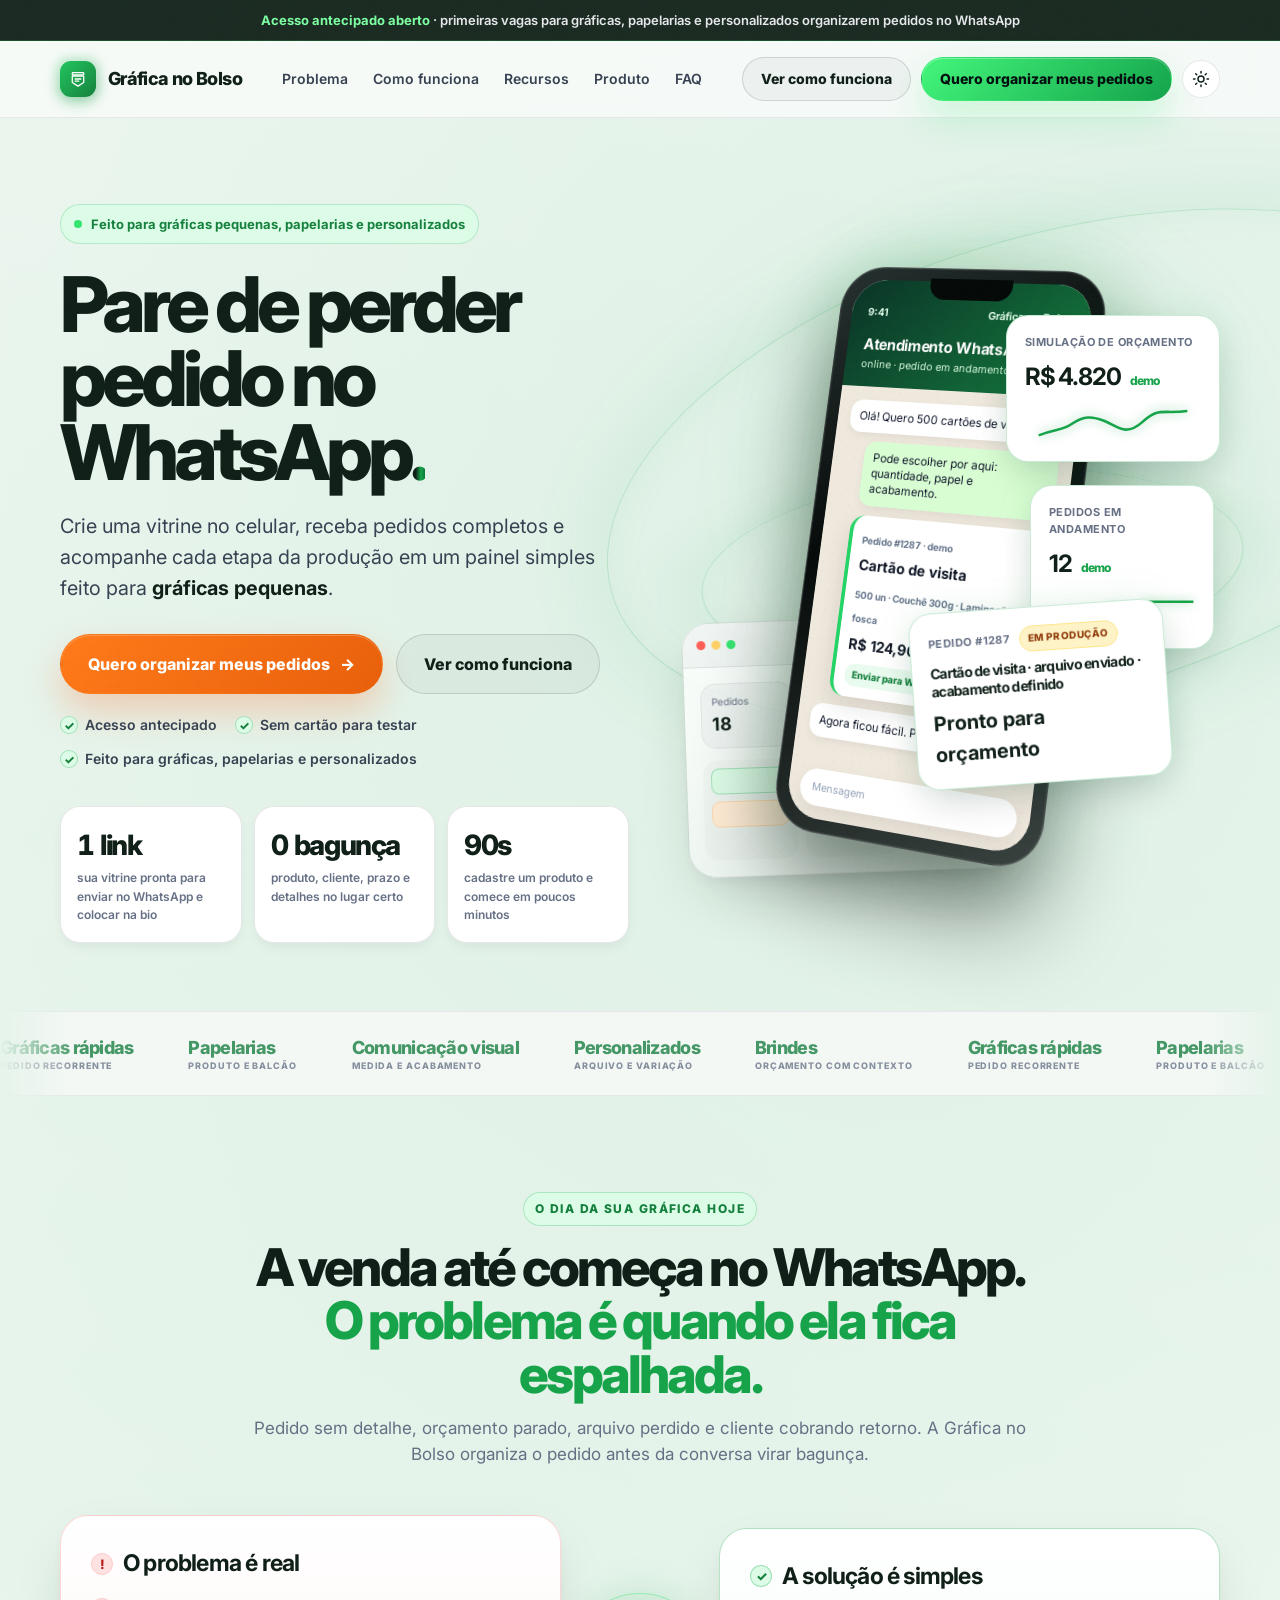
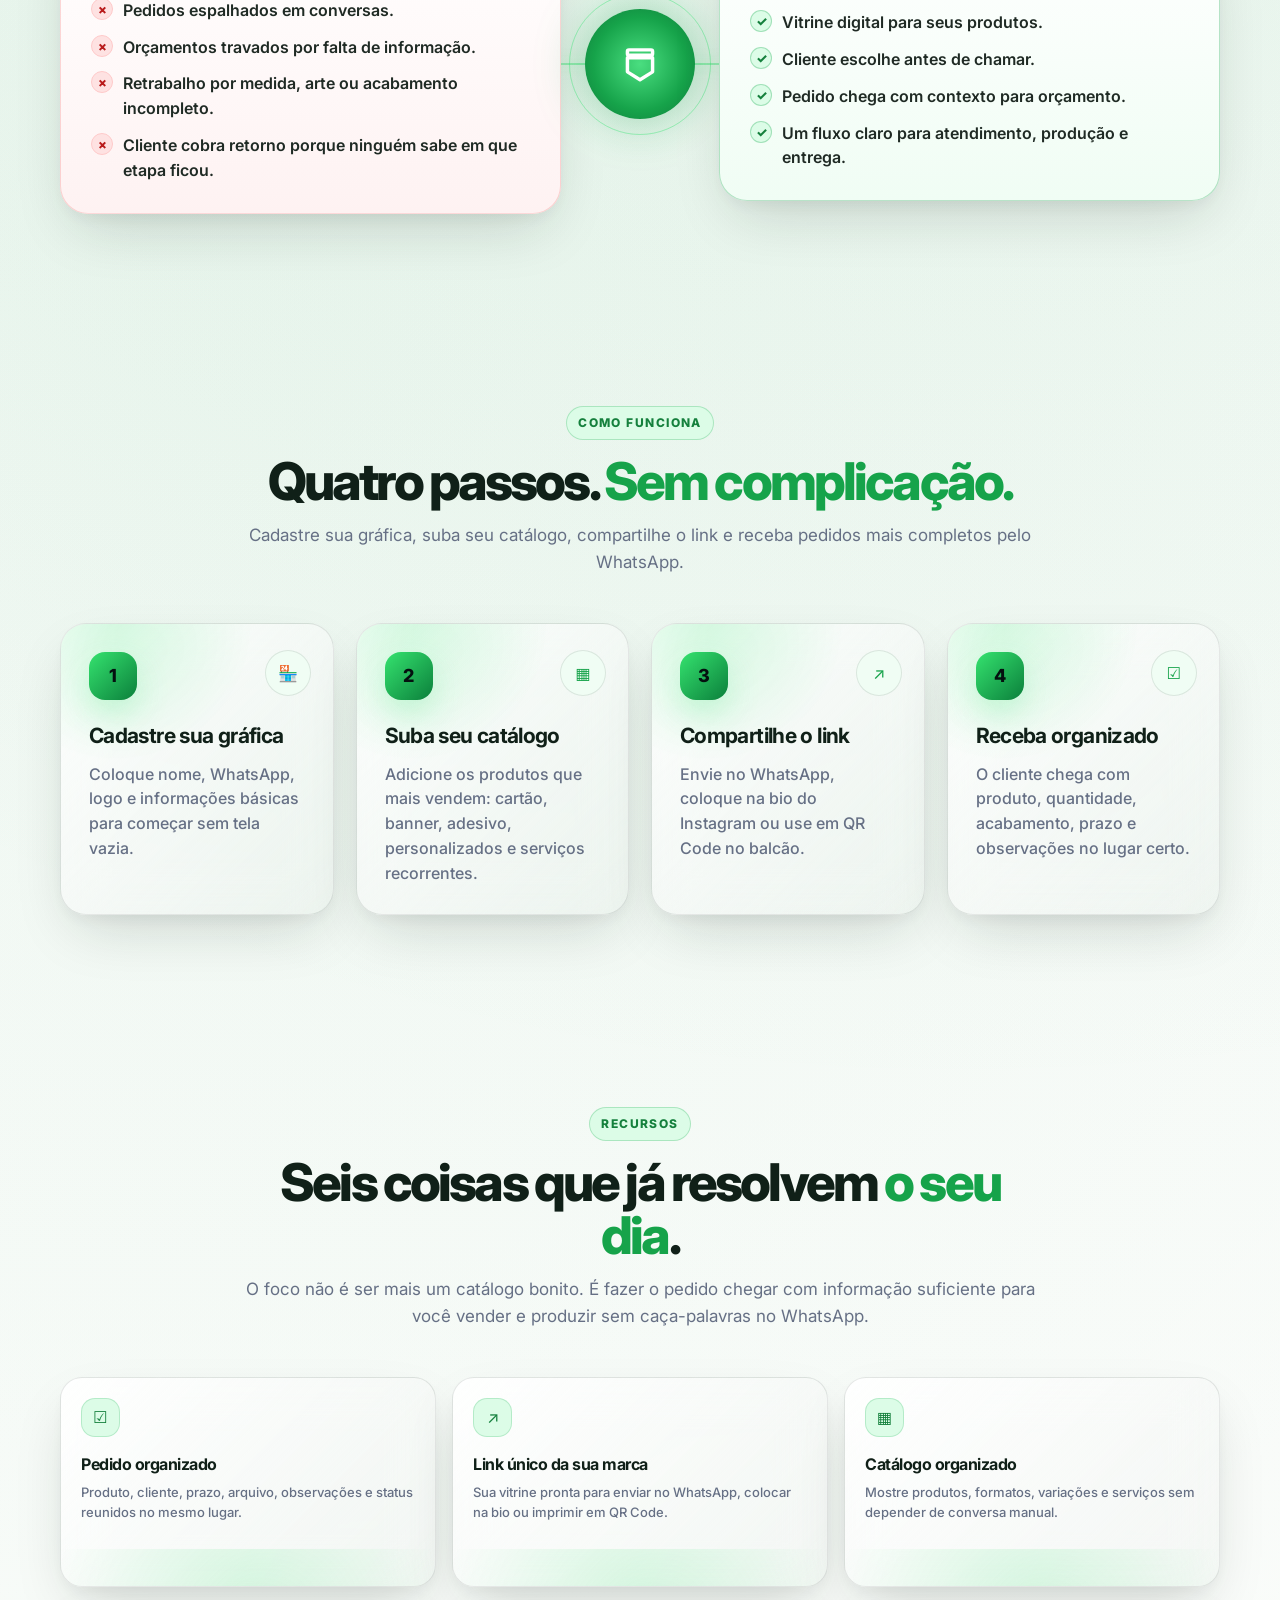
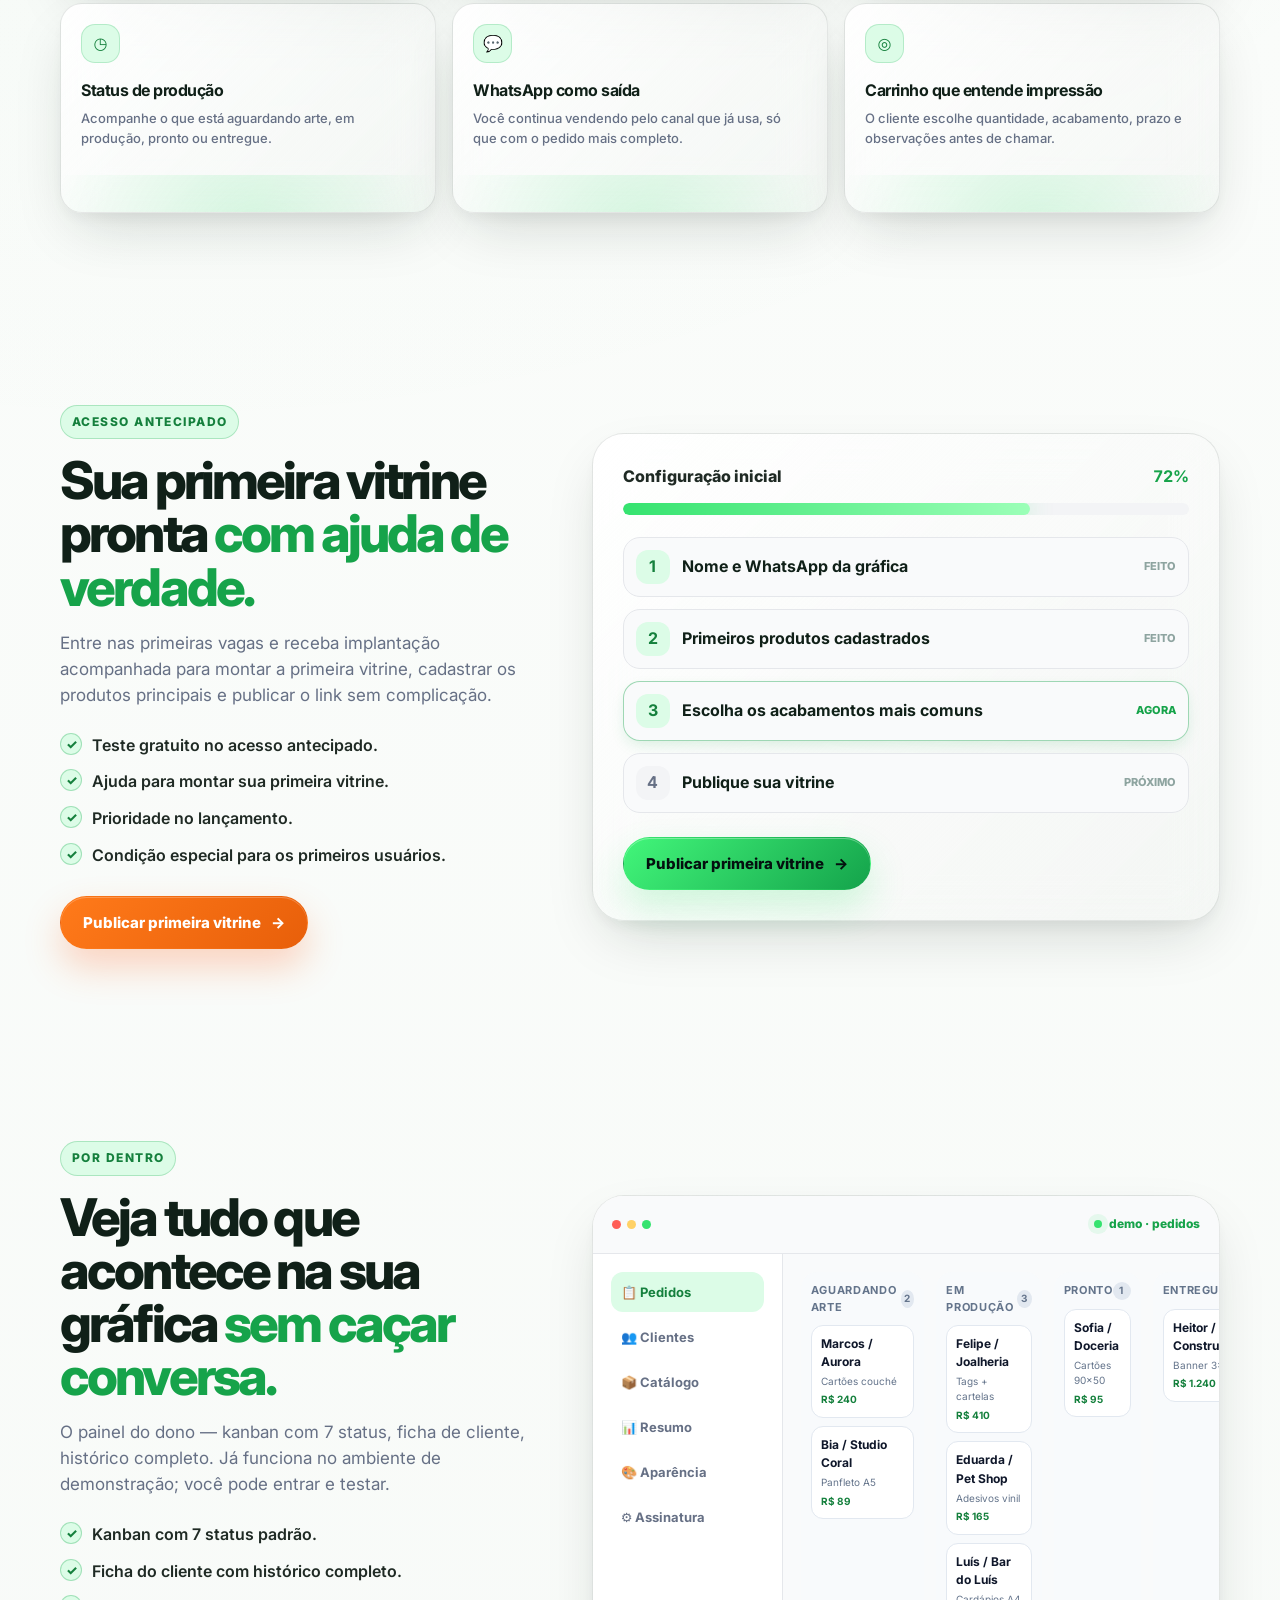
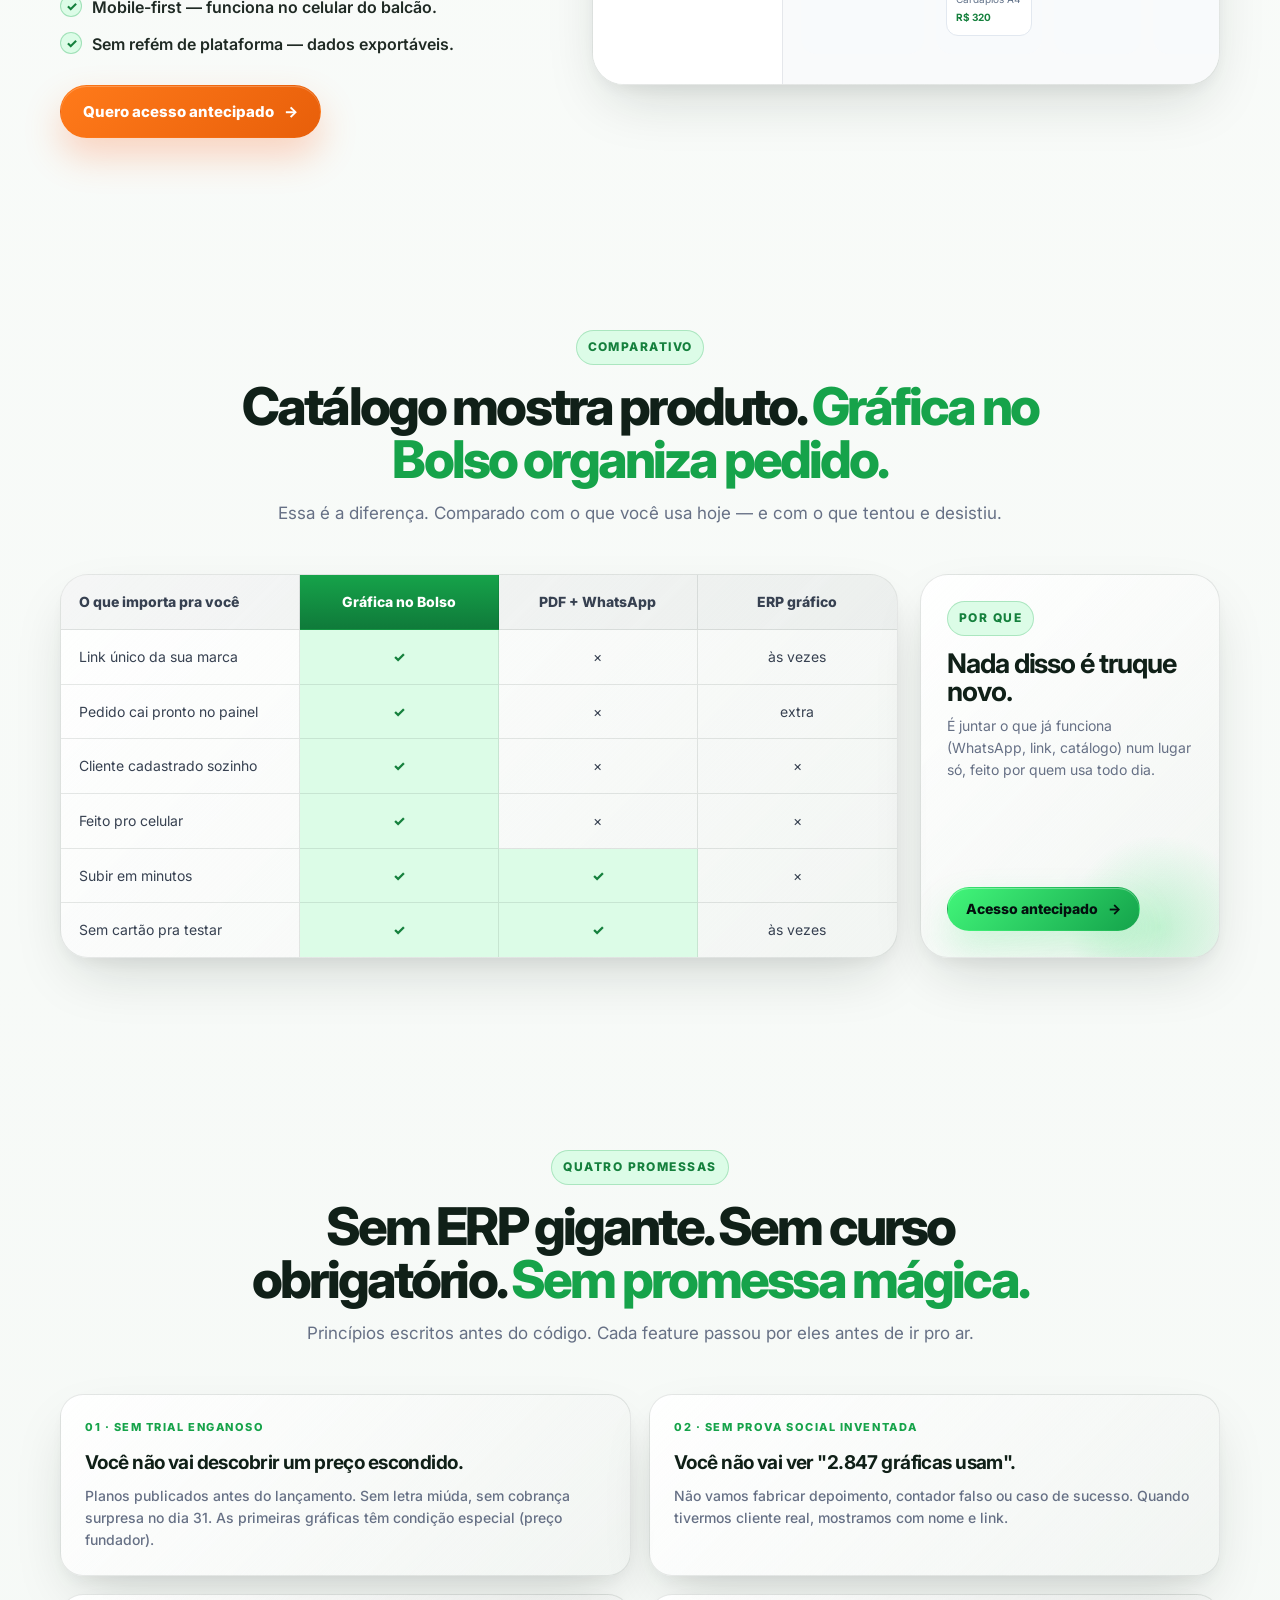
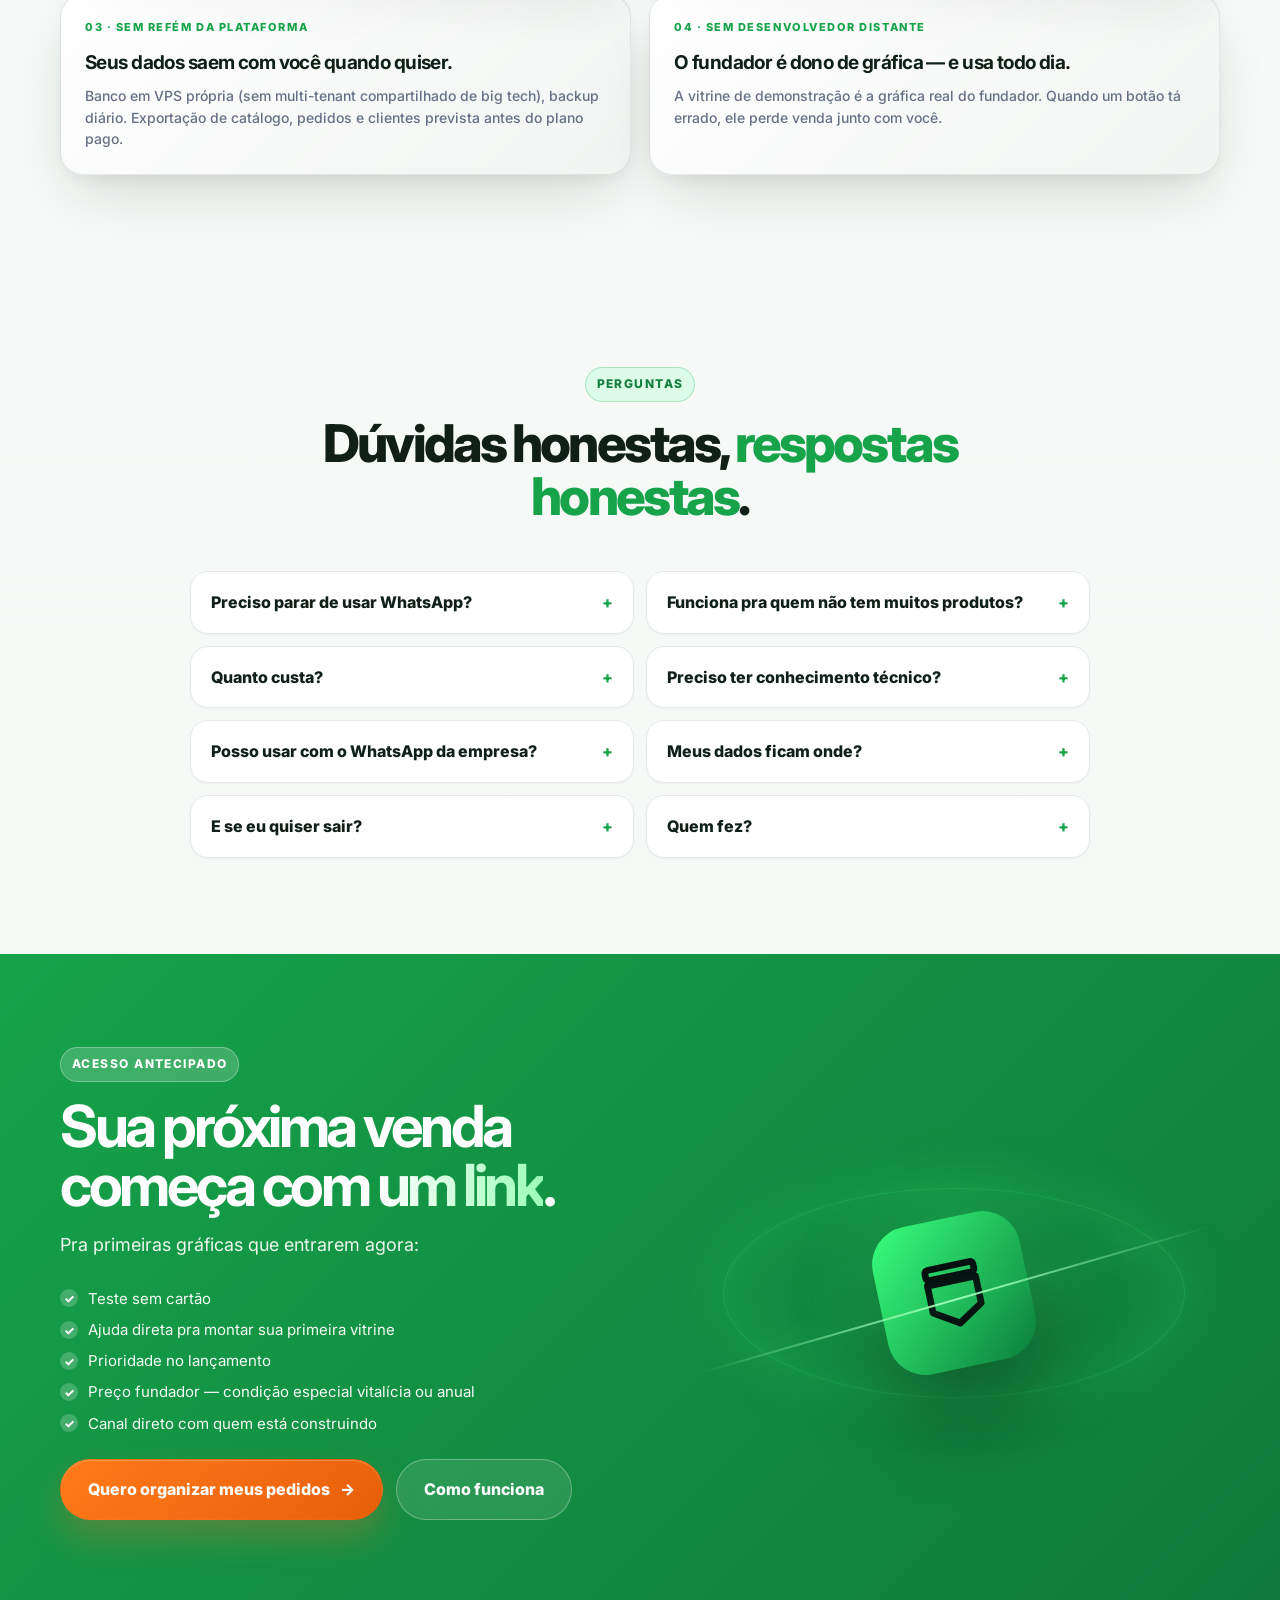
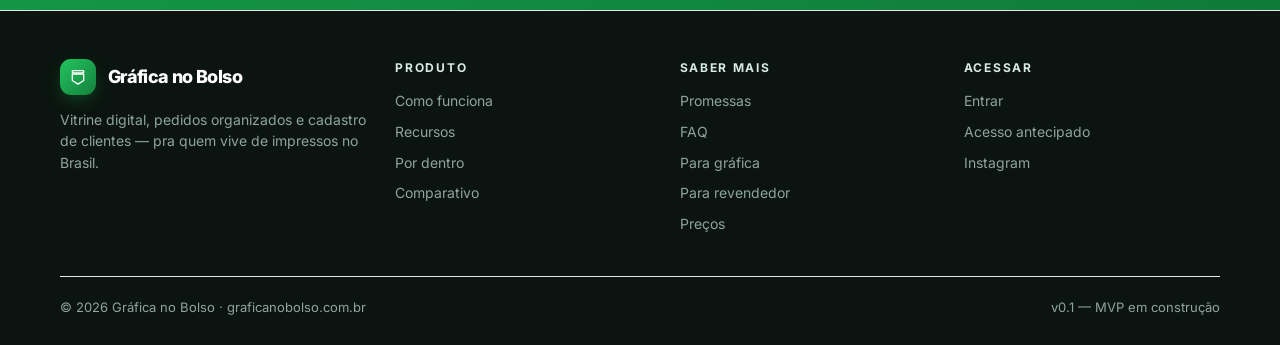
<file: index.html>
<!doctype html>
<html lang="pt-BR">
<head>
  <meta charset="utf-8" />
  <meta name="viewport" content="width=device-width, initial-scale=1" />
  <meta name="theme-color" content="#020f0d" media="(prefers-color-scheme: dark)" />
  <meta name="theme-color" content="#FFFFFF" media="(prefers-color-scheme: light)" />
  <title>Gráfica no Bolso — pare de perder pedido no WhatsApp</title>
  <meta name="description" content="Crie uma vitrine no celular, receba pedidos completos e acompanhe cada etapa da produção em um painel simples feito para gráficas pequenas." />
  <meta property="og:type" content="website" />
  <meta property="og:locale" content="pt_BR" />
  <meta property="og:site_name" content="Gráfica no Bolso" />
  <meta property="og:url" content="https://graficanobolso.com.br/" />
  <meta property="og:title" content="Gráfica no Bolso — pare de perder pedido no WhatsApp" />
  <meta property="og:description" content="Crie uma vitrine no celular, receba pedidos completos e acompanhe cada etapa da produção. Feito para gráficas pequenas." />
  <meta property="og:image" content="https://graficanobolso.com.br/icon.svg" />
  <meta name="twitter:card" content="summary" />
  <meta name="twitter:title" content="Gráfica no Bolso — pare de perder pedido no WhatsApp" />
  <meta name="twitter:description" content="Vitrine no celular, pedidos completos, painel simples — para gráficas pequenas." />
  <link rel="canonical" href="https://graficanobolso.com.br/" />
  <link rel="icon" type="image/svg+xml" href="icon.svg?v=v7-10" />
  <link rel="preconnect" href="https://fonts.googleapis.com" />
  <link rel="preconnect" href="https://fonts.gstatic.com" crossorigin />
  <link rel="preload" as="style" href="styles.css?v=v7-10" />
  <link href="https://fonts.googleapis.com/css2?family=Inter:wght@400;500;600;700;800;900&display=swap" rel="stylesheet" />
  <link rel="stylesheet" href="styles.css?v=v7-10" />
  <script type="application/ld+json">
  {
    "@context": "https://schema.org",
    "@graph": [
      {
        "@type": "Organization",
        "@id": "https://graficanobolso.com.br/#org",
        "name": "Gráfica no Bolso",
        "url": "https://graficanobolso.com.br/",
        "logo": "https://graficanobolso.com.br/icon.svg",
        "description": "SaaS de vitrine digital e gestão de pedidos para gráficas pequenas, papelarias e personalizados.",
        "sameAs": ["https://www.instagram.com/graficanobolso/"]
      },
      {
        "@type": "WebSite",
        "@id": "https://graficanobolso.com.br/#site",
        "url": "https://graficanobolso.com.br/",
        "name": "Gráfica no Bolso",
        "inLanguage": "pt-BR",
        "publisher": { "@id": "https://graficanobolso.com.br/#org" }
      },
      {
        "@type": "SoftwareApplication",
        "name": "Gráfica no Bolso",
        "applicationCategory": "BusinessApplication",
        "operatingSystem": "Web",
        "description": "Vitrine no celular com link único, pedidos completos e painel simples para gráficas pequenas.",
        "offers": {
          "@type": "Offer",
          "price": "0",
          "priceCurrency": "BRL",
          "description": "Acesso antecipado sem cartão."
        }
      }
    ]
  }
  </script>
</head>
<body>
  <a class="skip-link" href="#top">Pular para o conteúdo</a>
  <div class="noise" aria-hidden="true"></div>

  <div class="topbar">
    <strong>Acesso antecipado aberto</strong> · primeiras vagas para gráficas, papelarias e personalizados organizarem pedidos no WhatsApp
  </div>

  <header>
    <div class="container nav">
      <a href="#top" class="brand" aria-label="Gráfica no Bolso">
        <span class="brand-mark" aria-hidden="true">
          <svg viewBox="0 0 28 28" fill="none" stroke="currentColor" stroke-linecap="round" stroke-linejoin="round">
            <rect x="6" y="5" width="16" height="3.4" rx="1"/>
            <path d="M6 10h16v9l-8 5-8-5z"/>
            <path d="M10 14h8M10 17h5"/>
          </svg>
        </span>
        Gráfica no Bolso
      </a>
      <ul class="nav-links">
        <li><a href="#problema">Problema</a></li>
        <li><a href="#funciona">Como funciona</a></li>
        <li><a href="#recursos">Recursos</a></li>
        <li><a href="#produto">Produto</a></li>
        <li><a href="#faq">FAQ</a></li>
      </ul>
      <div class="nav-actions">
        <a class="btn btn-sm btn-ghost" href="#funciona">Ver como funciona</a>
        <a class="btn btn-sm btn-green" href="#cta">Quero organizar meus pedidos</a>
        <button class="theme-toggle" id="themeToggle" aria-label="Alternar Modo Papel / Modo Noite" title="Modo Papel / Modo Noite" type="button">
          <svg class="moon" viewBox="0 0 24 24" fill="none" stroke="currentColor" stroke-width="2" stroke-linecap="round" stroke-linejoin="round" aria-hidden="true">
            <path d="M21 12.79A9 9 0 1 1 11.21 3 7 7 0 0 0 21 12.79z"/>
          </svg>
          <svg class="sun" viewBox="0 0 24 24" fill="none" stroke="currentColor" stroke-width="2" stroke-linecap="round" stroke-linejoin="round" aria-hidden="true">
            <circle cx="12" cy="12" r="4"/>
            <path d="M12 2v2M12 20v2M4.93 4.93l1.41 1.41M17.66 17.66l1.41 1.41M2 12h2M20 12h2M4.93 19.07l1.41-1.41M17.66 6.34l1.41-1.41"/>
          </svg>
        </button>
        <button class="nav-toggle" id="navToggle" aria-label="Abrir menu" aria-expanded="false" aria-controls="mobileMenu" type="button"><span class="bar"></span></button>
      </div>
    </div>
    <nav class="mobile-menu" id="mobileMenu" aria-label="Menu mobile">
      <a href="#problema">Problema</a>
      <a href="#funciona">Como funciona</a>
      <a href="#recursos">Recursos</a>
      <a href="#produto">Produto</a>
      <a href="#faq">FAQ</a>
      <div class="mm-actions">
        <a class="btn btn-md btn-ghost" href="#funciona">Como funciona</a>
        <a class="btn btn-md btn-green" href="#cta">Quero organizar meus pedidos</a>
      </div>
    </nav>
  </header>

  <main id="top">

    <!-- HERO -->
    <section class="hero">
      <div class="container hero-grid">
        <div class="hero-copy reveal" style="animation-delay:.05s">
          <span class="eyebrow"><span class="pulse"></span> Feito para gráficas pequenas, papelarias e personalizados</span>
          <h1>Pare de perder pedido no WhatsApp<span class="grad">.</span></h1>
          <p class="lead">Crie uma vitrine no celular, receba pedidos completos e acompanhe cada etapa da produção em um painel simples feito para <strong>gráficas pequenas</strong>.</p>
          <div class="cta-row">
            <a class="btn btn-lg btn-orange" href="#cta">Quero organizar meus pedidos <span class="arrow">→</span></a>
            <a class="btn btn-lg btn-ghost" href="#funciona">Ver como funciona</a>
          </div>
          <div class="microproof">
            <span><i class="check">✓</i> Acesso antecipado</span>
            <span><i class="check">✓</i> Sem cartão para testar</span>
            <span><i class="check">✓</i> Feito para gráficas, papelarias e personalizados</span>
          </div>
          <div class="hero-metrics">
            <div class="metric"><b>1 link</b><span>sua vitrine pronta para enviar no WhatsApp e colocar na bio</span></div>
            <div class="metric"><b>0 bagunça</b><span>produto, cliente, prazo e detalhes no lugar certo</span></div>
            <div class="metric"><b>90s</b><span>cadastre um produto e comece em poucos minutos</span></div>
          </div>
        </div>

        <div class="stage reveal" style="animation-delay:.18s">
          <div class="ring"></div>

          <div class="phone" data-parallax="-12">
            <div class="phone-screen">
              <div class="phone-head">
                <div class="mini-top"><span>9:41</span><span>Gráfica no Bolso</span></div>
                <h3>Atendimento WhatsApp</h3>
                <p>online · pedido em andamento</p>
              </div>
              <div class="chat">
                <div class="msg left">Olá! Quero 500 cartões de visita.</div>
                <div class="msg right">Pode escolher por aqui: quantidade, papel e acabamento.</div>
                <div class="quote-card">
                  <small>Pedido #1287 · demo</small>
                  <b>Cartão de visita</b>
                  <small>500 un · Couchê 300g · Laminação fosca</small>
                  <b>R$ 124,90</b>
                  <span>Enviar para WhatsApp</span>
                </div>
                <div class="msg left">Agora ficou fácil. Pode seguir 😊</div>
              </div>
              <div class="phone-input">Mensagem</div>
            </div>
          </div>

          <div class="float-card revenue" data-parallax="18">
            <small>Simulação de orçamento</small>
            <b>R$ 4.820 <em>demo</em></b>
            <div class="chart"><svg viewBox="0 0 180 45"><path d="M2 36 C22 28 29 31 42 22 S65 13 80 19 S105 38 125 20 S148 11 178 7"/></svg></div>
          </div>

          <div class="float-card orders" data-parallax="10">
            <small>Pedidos em andamento</small>
            <b>12 <em>demo</em></b>
            <div class="chart"><svg viewBox="0 0 180 45"><path d="M2 34 L38 34 L38 25 L76 25 L76 18 L118 18 L118 11 L178 11"/></svg></div>
          </div>

          <div class="float-card order-pop" data-parallax="-16">
            <small>Pedido #1287 <span class="badge">Em produção</span></small>
            <b>Cartão de visita · arquivo enviado · acabamento definido</b>
            <strong>Pronto para orçamento</strong>
          </div>

          <div class="dash-mini glass" data-parallax="8">
            <div class="dash-mini-top">
              <div class="dots"><i></i><i></i><i></i></div>
              <span class="live">demo</span>
            </div>
            <div class="dash-mini-body">
              <div class="dash-mini-grid">
                <div class="mini-stat"><small>Pedidos</small><b>18</b></div>
                <div class="mini-stat"><small>Orçamentos</small><b>R$4,8k</b></div>
                <div class="mini-stat"><small>Etapas</small><b>4</b></div>
              </div>
              <div class="mini-kanban">
                <div class="mini-col"><div class="mini-task"></div><div class="mini-task orange"></div></div>
                <div class="mini-col"><div class="mini-task"></div><div class="mini-task"></div></div>
                <div class="mini-col"><div class="mini-task orange"></div><div class="mini-task"></div></div>
              </div>
            </div>
          </div>
        </div>
      </div>
    </section>

    <!-- MARQUEE de segmentos -->
    <div class="marquee" aria-label="Segmentos atendidos">
      <div class="marquee-track">
        <span class="logo-word">Gráficas rápidas <small>pedido recorrente</small></span>
        <span class="logo-word">Papelarias <small>produto e balcão</small></span>
        <span class="logo-word">Comunicação visual <small>medida e acabamento</small></span>
        <span class="logo-word">Personalizados <small>arquivo e variação</small></span>
        <span class="logo-word">Brindes <small>orçamento com contexto</small></span>
        <span class="logo-word">Gráficas rápidas <small>pedido recorrente</small></span>
        <span class="logo-word">Papelarias <small>produto e balcão</small></span>
        <span class="logo-word">Comunicação visual <small>medida e acabamento</small></span>
        <span class="logo-word">Personalizados <small>arquivo e variação</small></span>
        <span class="logo-word">Brindes <small>orçamento com contexto</small></span>
      </div>
    </div>

    <!-- PROBLEMA -->
    <section id="problema">
      <div class="container">
        <div class="section-head reveal">
          <div class="kicker">O dia da sua gráfica hoje</div>
          <h2>A venda até começa no WhatsApp. <span>O problema é quando ela fica espalhada.</span></h2>
          <p>Pedido sem detalhe, orçamento parado, arquivo perdido e cliente cobrando retorno. A Gráfica no Bolso organiza o pedido antes da conversa virar bagunça.</p>
        </div>
        <div class="problem-solution reveal">
          <div class="ps-card bad-card glass">
            <h3><span class="bad">!</span> O problema é real</h3>
            <ul>
              <li><span class="bad">×</span> Pedidos espalhados em conversas.</li>
              <li><span class="bad">×</span> Orçamentos travados por falta de informação.</li>
              <li><span class="bad">×</span> Retrabalho por medida, arte ou acabamento incompleto.</li>
              <li><span class="bad">×</span> Cliente cobra retorno porque ninguém sabe em que etapa ficou.</li>
            </ul>
          </div>
          <div class="ps-core">
            <div class="connector"></div>
            <svg viewBox="0 0 28 28" fill="none" stroke="currentColor" stroke-linecap="round" stroke-linejoin="round" stroke-width="2.2">
              <rect x="6" y="5" width="16" height="3.4" rx="1"/>
              <path d="M6 10h16v9l-8 5-8-5z"/>
            </svg>
          </div>
          <div class="ps-card good-card glass">
            <h3><span class="good">✓</span> A solução é simples</h3>
            <ul>
              <li><span class="good">✓</span> Vitrine digital para seus produtos.</li>
              <li><span class="good">✓</span> Cliente escolhe antes de chamar.</li>
              <li><span class="good">✓</span> Pedido chega com contexto para orçamento.</li>
              <li><span class="good">✓</span> Um fluxo claro para atendimento, produção e entrega.</li>
            </ul>
          </div>
        </div>
      </div>
    </section>

    <!-- COMO FUNCIONA -->
    <section id="funciona">
      <div class="container">
        <div class="section-head reveal">
          <div class="kicker">Como funciona</div>
          <h2>Quatro passos. <span>Sem complicação.</span></h2>
          <p>Cadastre sua gráfica, suba seu catálogo, compartilhe o link e receba pedidos mais completos pelo WhatsApp.</p>
        </div>
        <div class="steps">
          <article class="step glass reveal">
            <div class="step-icon">🏪</div>
            <div class="step-num">1</div>
            <h3>Cadastre sua gráfica</h3>
            <p>Coloque nome, WhatsApp, logo e informações básicas para começar sem tela vazia.</p>
          </article>
          <article class="step glass reveal">
            <div class="step-icon">▦</div>
            <div class="step-num">2</div>
            <h3>Suba seu catálogo</h3>
            <p>Adicione os produtos que mais vendem: cartão, banner, adesivo, personalizados e serviços recorrentes.</p>
          </article>
          <article class="step glass reveal">
            <div class="step-icon">↗</div>
            <div class="step-num">3</div>
            <h3>Compartilhe o link</h3>
            <p>Envie no WhatsApp, coloque na bio do Instagram ou use em QR Code no balcão.</p>
          </article>
          <article class="step glass reveal">
            <div class="step-icon">☑</div>
            <div class="step-num">4</div>
            <h3>Receba organizado</h3>
            <p>O cliente chega com produto, quantidade, acabamento, prazo e observações no lugar certo.</p>
          </article>
        </div>
      </div>
    </section>

    <!-- RECURSOS -->
    <section id="recursos">
      <div class="container">
        <div class="section-head reveal">
          <div class="kicker">Recursos</div>
          <h2>Seis coisas que já resolvem <span>o seu dia</span>.</h2>
          <p>O foco não é ser mais um catálogo bonito. É fazer o pedido chegar com informação suficiente para você vender e produzir sem caça-palavras no WhatsApp.</p>
        </div>
        <div class="features">
          <article class="feature glass reveal"><div class="feature-icon">☑</div><h3>Pedido organizado</h3><p>Produto, cliente, prazo, arquivo, observações e status reunidos no mesmo lugar.</p></article>
          <article class="feature glass reveal"><div class="feature-icon">↗</div><h3>Link único da sua marca</h3><p>Sua vitrine pronta para enviar no WhatsApp, colocar na bio ou imprimir em QR Code.</p></article>
          <article class="feature glass reveal"><div class="feature-icon">▦</div><h3>Catálogo organizado</h3><p>Mostre produtos, formatos, variações e serviços sem depender de conversa manual.</p></article>
          <article class="feature glass reveal"><div class="feature-icon">◷</div><h3>Status de produção</h3><p>Acompanhe o que está aguardando arte, em produção, pronto ou entregue.</p></article>
          <article class="feature glass reveal"><div class="feature-icon">💬</div><h3>WhatsApp como saída</h3><p>Você continua vendendo pelo canal que já usa, só que com o pedido mais completo.</p></article>
          <article class="feature glass reveal"><div class="feature-icon">◎</div><h3>Carrinho que entende impressão</h3><p>O cliente escolhe quantidade, acabamento, prazo e observações antes de chamar.</p></article>
        </div>
      </div>
    </section>

    <!-- ONBOARDING -->
    <section id="onboarding">
      <div class="container demo-grid">
        <div class="demo-copy reveal">
          <div class="kicker">Acesso antecipado</div>
          <h2 class="big-title">Sua primeira vitrine pronta <span>com ajuda de verdade.</span></h2>
          <p>Entre nas primeiras vagas e receba implantação acompanhada para montar a primeira vitrine, cadastrar os produtos principais e publicar o link sem complicação.</p>
          <ul class="demo-list">
            <li><span class="good">✓</span> Teste gratuito no acesso antecipado.</li>
            <li><span class="good">✓</span> Ajuda para montar sua primeira vitrine.</li>
            <li><span class="good">✓</span> Prioridade no lançamento.</li>
            <li><span class="good">✓</span> Condição especial para os primeiros usuários.</li>
          </ul>
          <a class="btn btn-md btn-orange" href="#cta">Publicar primeira vitrine <span class="arrow">→</span></a>
        </div>
        <div class="onboard-card glass reveal">
          <div class="onboard-top"><span>Configuração inicial</span><strong>72%</strong></div>
          <div class="progress"><i></i></div>
          <div class="setup-list">
            <div class="setup done"><b>1</b><span>Nome e WhatsApp da gráfica</span><em>feito</em></div>
            <div class="setup done"><b>2</b><span>Primeiros produtos cadastrados</span><em>feito</em></div>
            <div class="setup active"><b>3</b><span>Escolha os acabamentos mais comuns</span><em>agora</em></div>
            <div class="setup"><b>4</b><span>Publique sua vitrine</span><em>próximo</em></div>
          </div>
          <a class="btn btn-md btn-green" href="#cta">Publicar primeira vitrine <span class="arrow">→</span></a>
        </div>
      </div>
    </section>

    <!-- PRODUTO (painel) -->
    <section id="produto">
      <div class="container demo-grid">
        <div class="demo-copy reveal">
          <div class="kicker">Por dentro</div>
          <h2 class="big-title">Veja tudo que acontece na sua gráfica <span>sem caçar conversa.</span></h2>
          <p>O painel do dono — kanban com 7 status, ficha de cliente, histórico completo. Já funciona no ambiente de demonstração; você pode entrar e testar.</p>
          <ul class="demo-list">
            <li><span class="good">✓</span> Kanban com 7 status padrão.</li>
            <li><span class="good">✓</span> Ficha do cliente com histórico completo.</li>
            <li><span class="good">✓</span> Mobile-first — funciona no celular do balcão.</li>
            <li><span class="good">✓</span> Sem refém de plataforma — dados exportáveis.</li>
          </ul>
          <a class="btn btn-md btn-orange" href="#cta">Quero acesso antecipado <span class="arrow">→</span></a>
        </div>

        <div class="product-ui glass reveal">
          <div class="ui-top">
            <div class="dots"><i></i><i></i><i></i></div>
            <span class="live">demo · pedidos</span>
          </div>
          <div class="ui-body">
            <aside class="sidebar">
              <div class="side-item active">📋 Pedidos</div>
              <div class="side-item">👥 Clientes</div>
              <div class="side-item">📦 Catálogo</div>
              <div class="side-item">📊 Resumo</div>
              <div class="side-item">🎨 Aparência</div>
              <div class="side-item">⚙️ Assinatura</div>
            </aside>
            <div class="main-ui">
              <div class="board">
                <div class="board-col">
                  <h4>Aguardando arte <i>2</i></h4>
                  <div class="board-task"><b>Marcos / Aurora</b><p>Cartões couché</p><small>R$ 240</small></div>
                  <div class="board-task"><b>Bia / Studio Coral</b><p>Panfleto A5</p><small>R$ 89</small></div>
                </div>
                <div class="board-col">
                  <h4>Em produção <i>3</i></h4>
                  <div class="board-task"><b>Felipe / Joalheria</b><p>Tags + cartelas</p><small>R$ 410</small></div>
                  <div class="board-task"><b>Eduarda / Pet Shop</b><p>Adesivos vinil</p><small>R$ 165</small></div>
                  <div class="board-task"><b>Luís / Bar do Luís</b><p>Cardápios A4</p><small>R$ 320</small></div>
                </div>
                <div class="board-col">
                  <h4>Pronto <i>1</i></h4>
                  <div class="board-task"><b>Sofia / Doceria</b><p>Cartões 90×50</p><small>R$ 95</small></div>
                </div>
                <div class="board-col">
                  <h4>Entregue <i>1</i></h4>
                  <div class="board-task"><b>Heitor / Construtora</b><p>Banner 3×1m</p><small>R$ 1.240</small></div>
                </div>
              </div>
            </div>
          </div>
        </div>
      </div>
    </section>

    <!-- COMPARATIVO -->
    <section id="comparativo">
      <div class="container">
        <div class="section-head reveal">
          <div class="kicker">Comparativo</div>
          <h2>Catálogo mostra produto. <span>Gráfica no Bolso organiza pedido.</span></h2>
          <p>Essa é a diferença. Comparado com o que você usa hoje — e com o que tentou e desistiu.</p>
        </div>
        <div class="comparison-wrap reveal">
          <div class="comparison glass">
            <div class="comp-row comp-head">
              <div>O que importa pra você</div>
              <div class="us" style="text-align:center">Gráfica no Bolso</div>
              <div style="text-align:center">PDF + WhatsApp</div>
              <div style="text-align:center">ERP gráfico</div>
            </div>
            <div class="comp-row"><div>Link único da sua marca</div><div class="comp-good">✓</div><div class="comp-bad">×</div><div class="comp-them">às vezes</div></div>
            <div class="comp-row"><div>Pedido cai pronto no painel</div><div class="comp-good">✓</div><div class="comp-bad">×</div><div class="comp-them">extra</div></div>
            <div class="comp-row"><div>Cliente cadastrado sozinho</div><div class="comp-good">✓</div><div class="comp-bad">×</div><div class="comp-bad">×</div></div>
            <div class="comp-row"><div>Feito pro celular</div><div class="comp-good">✓</div><div class="comp-bad">×</div><div class="comp-bad">×</div></div>
            <div class="comp-row"><div>Subir em minutos</div><div class="comp-good">✓</div><div class="comp-good">✓</div><div class="comp-bad">×</div></div>
            <div class="comp-row"><div>Sem cartão pra testar</div><div class="comp-good">✓</div><div class="comp-good">✓</div><div class="comp-them">às vezes</div></div>
          </div>
          <div class="result-card glass">
            <div>
              <div class="kicker" style="margin-bottom:14px">Por que</div>
              <h3>Nada disso é truque novo.</h3>
              <p>É juntar o que já funciona (WhatsApp, link, catálogo) num lugar só, feito por quem usa todo dia.</p>
            </div>
            <a class="btn btn-sm btn-green" href="#cta" style="margin-top:24px;align-self:flex-start">Acesso antecipado <span class="arrow">→</span></a>
          </div>
        </div>
      </div>
    </section>

    <!-- QUATRO PROMESSAS -->
    <section id="promessas">
      <div class="container">
        <div class="section-head reveal">
          <div class="kicker">Quatro promessas</div>
          <h2>Sem ERP gigante. Sem curso obrigatório. <span>Sem promessa mágica.</span></h2>
          <p>Princípios escritos antes do código. Cada feature passou por eles antes de ir pro ar.</p>
        </div>
        <div class="promises reveal">
          <article class="promise glass">
            <div class="num">01 · Sem trial enganoso</div>
            <h3>Você não vai descobrir um preço escondido.</h3>
            <p>Planos publicados antes do lançamento. Sem letra miúda, sem cobrança surpresa no dia 31. As primeiras gráficas têm condição especial (preço fundador).</p>
          </article>
          <article class="promise glass">
            <div class="num">02 · Sem prova social inventada</div>
            <h3>Você não vai ver "2.847 gráficas usam".</h3>
            <p>Não vamos fabricar depoimento, contador falso ou caso de sucesso. Quando tivermos cliente real, mostramos com nome e link.</p>
          </article>
          <article class="promise glass">
            <div class="num">03 · Sem refém da plataforma</div>
            <h3>Seus dados saem com você quando quiser.</h3>
            <p>Banco em VPS própria (sem multi-tenant compartilhado de big tech), backup diário. Exportação de catálogo, pedidos e clientes prevista antes do plano pago.</p>
          </article>
          <article class="promise glass">
            <div class="num">04 · Sem desenvolvedor distante</div>
            <h3>O fundador é dono de gráfica — e usa todo dia.</h3>
            <p>A vitrine de demonstração é a gráfica real do fundador. Quando um botão tá errado, ele perde venda junto com você.</p>
          </article>
        </div>
      </div>
    </section>

    <!-- FAQ -->
    <section id="faq">
      <div class="container">
        <div class="section-head reveal">
          <div class="kicker">Perguntas</div>
          <h2>Dúvidas honestas, <span>respostas honestas</span>.</h2>
        </div>
        <div class="faq reveal">
          <details><summary>Preciso parar de usar WhatsApp?</summary><p>Não. A Gráfica no Bolso organiza o pedido <strong>antes</strong> de ele chegar no WhatsApp. Você continua vendendo no canal que já usa — só recebe a informação mais completa.</p></details>
          <details><summary>Funciona pra quem não tem muitos produtos?</summary><p>Funciona melhor ainda. O sistema é desenhado pra gráfica pequena com 10–30 produtos — você sobe o catálogo em minutos, sem precisar virar especialista em SaaS.</p></details>
          <details><summary>Quanto custa?</summary><p>Planos a definir antes do lançamento — sem trial enganoso, sem letra miúda. As primeiras gráficas têm condição especial (preço fundador).</p></details>
          <details><summary>Preciso ter conhecimento técnico?</summary><p>Não. Se você manda PDF no WhatsApp, sabe usar.</p></details>
          <details><summary>Posso usar com o WhatsApp da empresa?</summary><p>Sim. Toda comunicação inicial continua no WhatsApp — só fica organizada.</p></details>
          <details><summary>Meus dados ficam onde?</summary><p>Em VPS própria — sua gráfica isolada por conta, sem multi-tenant compartilhado de big tech. Backup diário e exportação previstos antes do plano pago.</p></details>
          <details><summary>E se eu quiser sair?</summary><p>Você exporta catálogo, pedidos e clientes. Sem refém de plataforma.</p></details>
          <details><summary>Quem fez?</summary><p>O fundador é dono de uma gráfica em operação. A vitrine de demo é a gráfica real dele.</p></details>
        </div>
      </div>
    </section>

    <!-- CTA FINAL -->
    <section id="cta" class="final-cta">
      <div class="container cta-box">
        <div>
          <div class="kicker">Acesso antecipado</div>
          <h2>Sua próxima venda começa com <span class="grad">um link</span>.</h2>
          <p>Pra primeiras gráficas que entrarem agora:</p>
          <ul class="cta-benefits">
            <li><i class="check">✓</i> Teste sem cartão</li>
            <li><i class="check">✓</i> Ajuda direta pra montar sua primeira vitrine</li>
            <li><i class="check">✓</i> Prioridade no lançamento</li>
            <li><i class="check">✓</i> Preço fundador — condição especial vitalícia ou anual</li>
            <li><i class="check">✓</i> Canal direto com quem está construindo</li>
          </ul>
          <div class="cta-row">
            <a class="btn btn-lg btn-orange" href="https://app.graficanobolso.com.br/login">Quero organizar meus pedidos <span class="arrow">→</span></a>
            <a class="btn btn-lg btn-ghost" href="#funciona">Como funciona</a>
          </div>
        </div>
        <div class="cta-orb">
          <div class="cube">
            <svg viewBox="0 0 28 28" fill="none" stroke="currentColor" stroke-linecap="round" stroke-linejoin="round" stroke-width="2.2">
              <rect x="6" y="5" width="16" height="3.4" rx="1"/>
              <path d="M6 10h16v9l-8 5-8-5z"/>
            </svg>
          </div>
        </div>
      </div>
    </section>

  </main>

  <!-- FOOTER -->
  <footer>
    <div class="container">
      <div class="footer-grid">
        <div>
          <div class="brand">
            <span class="brand-mark" aria-hidden="true">
              <svg viewBox="0 0 28 28" fill="none" stroke="currentColor" stroke-linecap="round" stroke-linejoin="round">
                <rect x="6" y="5" width="16" height="3.4" rx="1"/>
                <path d="M6 10h16v9l-8 5-8-5z"/>
              </svg>
            </span>
            Gráfica no Bolso
          </div>
          <p>Vitrine digital, pedidos organizados e cadastro de clientes — pra quem vive de impressos no Brasil.</p>
        </div>
        <div>
          <h4>Produto</h4>
          <a href="#funciona">Como funciona</a>
          <a href="#recursos">Recursos</a>
          <a href="#produto">Por dentro</a>
          <a href="#comparativo">Comparativo</a>
        </div>
        <div>
          <h4>Saber mais</h4>
          <a href="#promessas">Promessas</a>
          <a href="#faq">FAQ</a>
          <a href="/grafica">Para gráfica</a>
          <a href="/revendedor">Para revendedor</a>
          <a href="/precos">Preços</a>
        </div>
        <div>
          <h4>Acessar</h4>
          <a href="https://app.graficanobolso.com.br/login">Entrar</a>
          <a href="#cta">Acesso antecipado</a>
          <a href="https://www.instagram.com/graficanobolso/" target="_blank" rel="noopener">Instagram</a>
        </div>
      </div>
      <div class="footer-bottom">
        <span>© 2026 Gráfica no Bolso · graficanobolso.com.br</span>
        <span>v0.1 — MVP em construção</span>
      </div>
    </div>
  </footer>

  <!-- FLOATING CTA -->
  <a class="floating-cta" id="floatingCta" href="#cta" aria-hidden="true">
    <span class="floating-cta-icon" aria-hidden="true">
      <svg viewBox="0 0 24 24" fill="none" stroke="currentColor" stroke-width="2.2" stroke-linecap="round" stroke-linejoin="round">
        <path d="M3 12h18M13 6l6 6-6 6"/>
      </svg>
    </span>
    <span class="floating-cta-copy">
      <strong>Quero organizar meus pedidos</strong>
      <span>acesso antecipado · sem cartão</span>
    </span>
  </a>

  <script src="script.js?v=v7-10" defer></script>
</body>
</html>
</file>
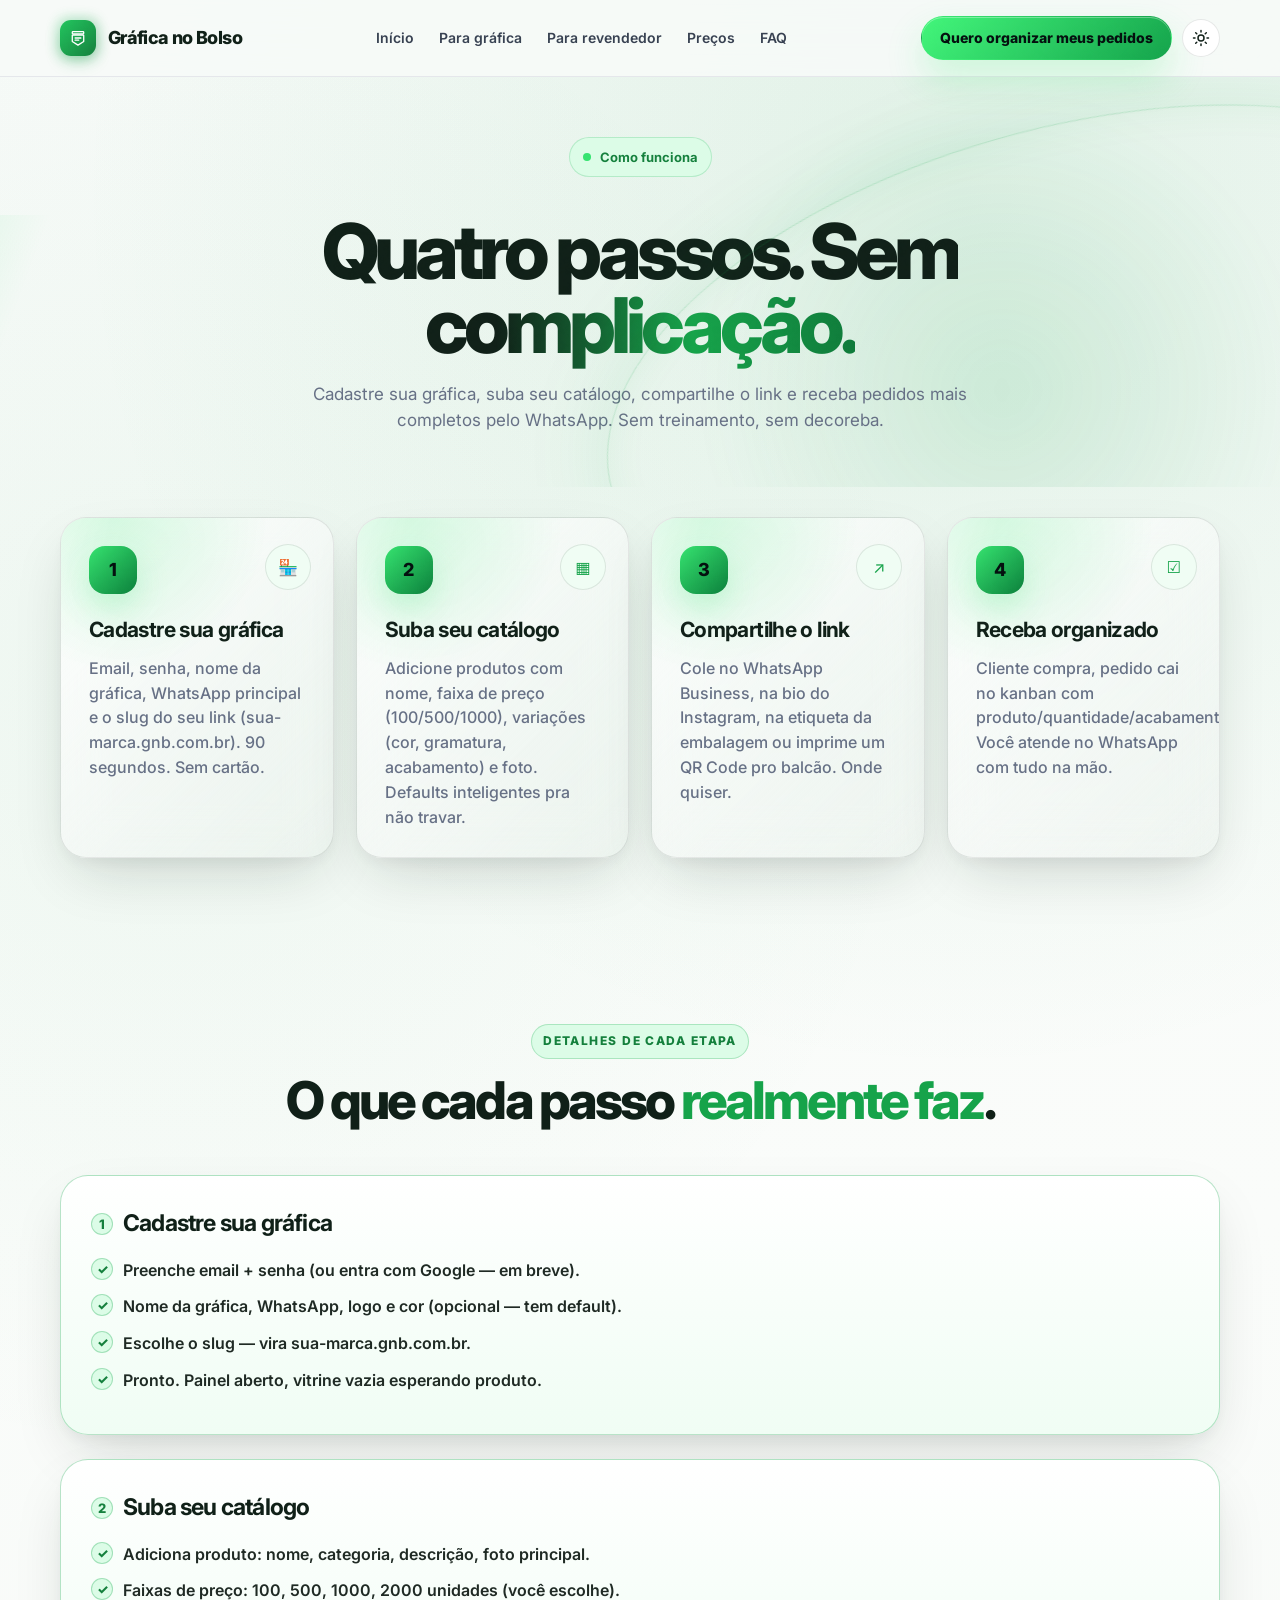
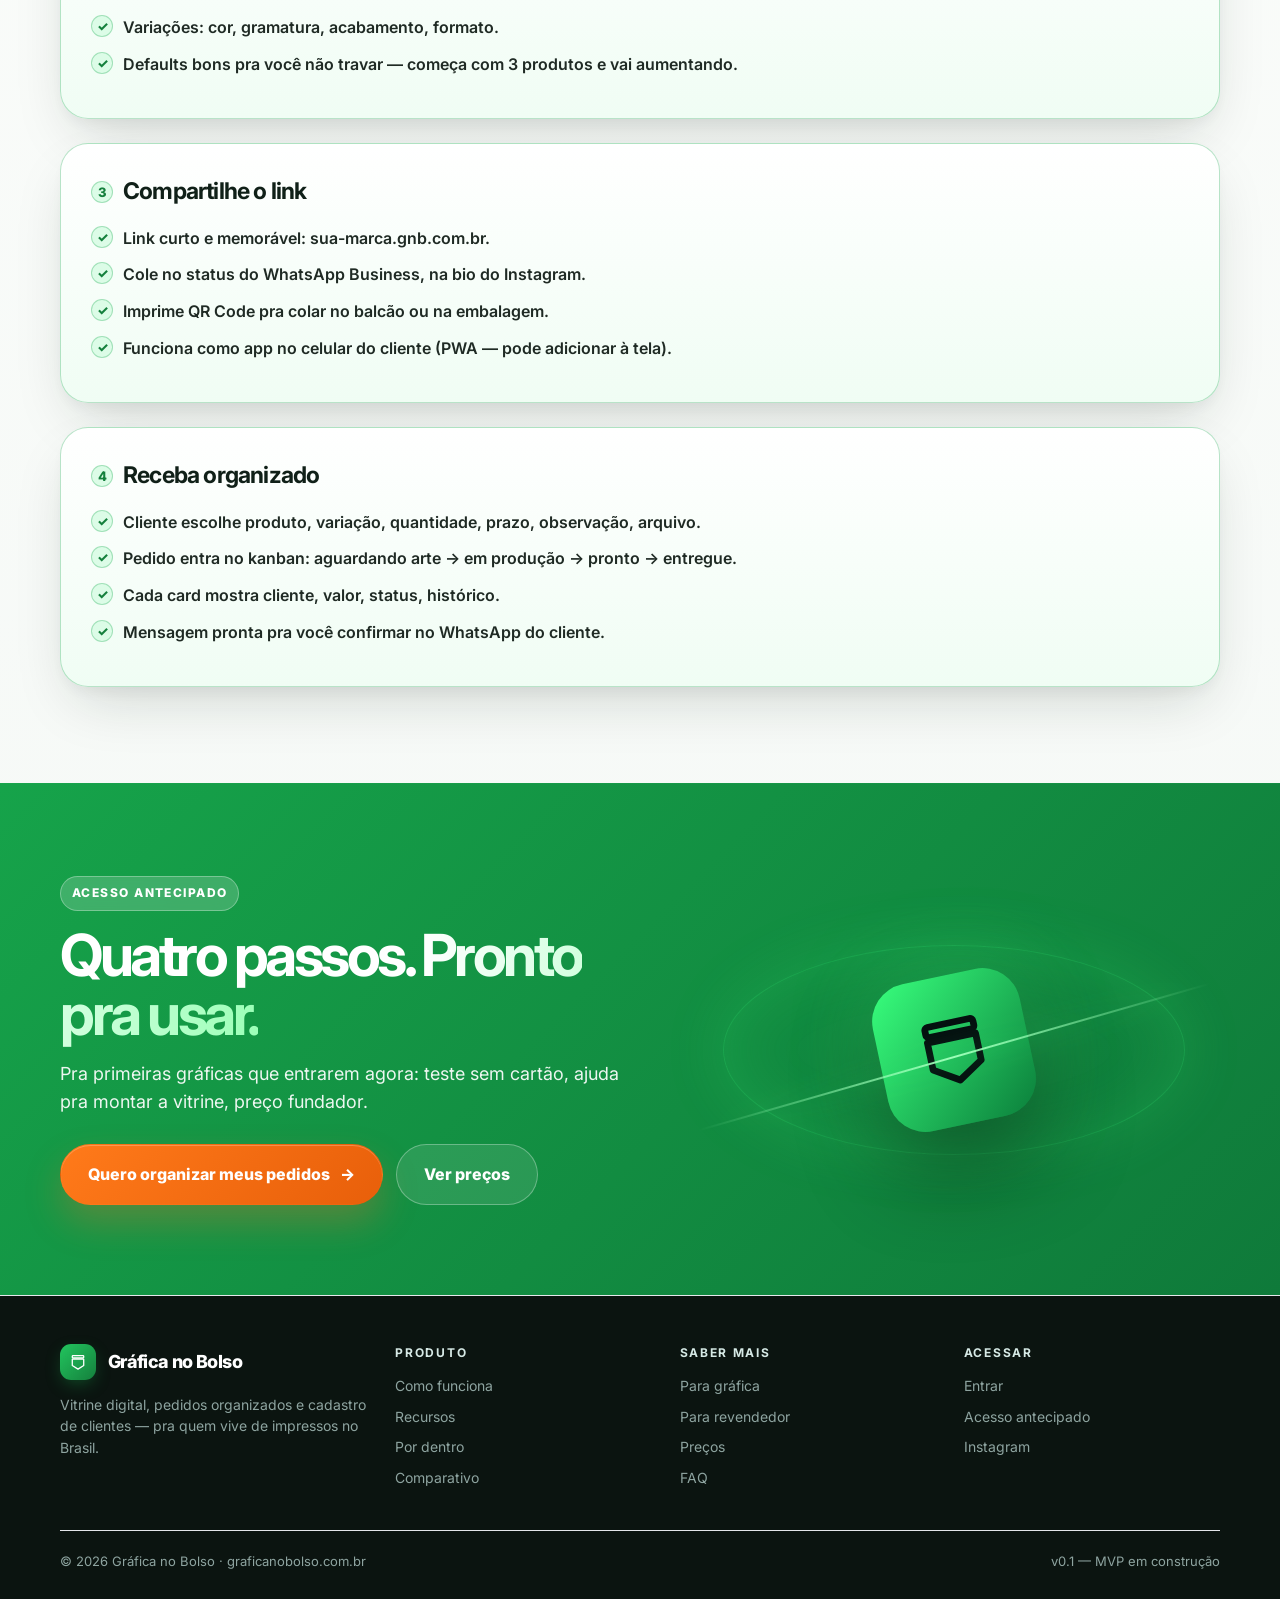
<file: como-funciona.html>
<!doctype html>
<html lang="pt-BR">
<head>
  <meta charset="utf-8" />
  <meta name="viewport" content="width=device-width, initial-scale=1" />
  <meta name="theme-color" content="#020f0d" media="(prefers-color-scheme: dark)" />
  <meta name="theme-color" content="#F7FAF8" media="(prefers-color-scheme: light)" />
  <title>Como funciona — Gráfica no Bolso</title>
  <meta name="description" content="Quatro passos sem complicação: cadastra a gráfica, sobe o catálogo, compartilha o link, recebe pedido organizado. Pronto pra usar em poucos minutos." />
  <meta property="og:type" content="website" />
  <meta property="og:locale" content="pt_BR" />
  <meta property="og:site_name" content="Gráfica no Bolso" />
  <meta property="og:url" content="https://graficanobolso.com.br/como-funciona" />
  <meta property="og:title" content="Como funciona — Gráfica no Bolso" />
  <meta property="og:description" content="Quatro passos: cadastra, sobe catálogo, compartilha link, recebe pedido organizado." />
  <meta property="og:image" content="https://graficanobolso.com.br/icon.svg" />
  <link rel="canonical" href="https://graficanobolso.com.br/como-funciona" />
  <link rel="icon" type="image/svg+xml" href="icon.svg?v=v7-10" />
  <link rel="preconnect" href="https://fonts.googleapis.com" />
  <link rel="preconnect" href="https://fonts.gstatic.com" crossorigin />
  <link rel="preload" as="style" href="styles.css?v=v7-10" />
  <link href="https://fonts.googleapis.com/css2?family=Inter:wght@400;500;600;700;800;900&display=swap" rel="stylesheet" />
  <link rel="stylesheet" href="styles.css?v=v7-10" />
</head>
<body>
  <a class="skip-link" href="#top">Pular para o conteúdo</a>
  <div class="noise" aria-hidden="true"></div>

  <header>
    <div class="container nav">
      <a href="/" class="brand" aria-label="Gráfica no Bolso">
        <span class="brand-mark" aria-hidden="true">
          <svg viewBox="0 0 28 28" fill="none" stroke="currentColor" stroke-linecap="round" stroke-linejoin="round">
            <rect x="6" y="5" width="16" height="3.4" rx="1"/>
            <path d="M6 10h16v9l-8 5-8-5z"/>
            <path d="M10 14h8M10 17h5"/>
          </svg>
        </span>
        Gráfica no Bolso
      </a>
      <ul class="nav-links">
        <li><a href="/">Início</a></li>
        <li><a href="/grafica">Para gráfica</a></li>
        <li><a href="/revendedor">Para revendedor</a></li>
        <li><a href="/precos">Preços</a></li>
        <li><a href="/faq">FAQ</a></li>
      </ul>
      <div class="nav-actions">
        <a class="btn btn-sm btn-green" href="/#cta">Quero organizar meus pedidos</a>
        <button class="theme-toggle" id="themeToggle" aria-label="Alternar Modo Papel / Modo Noite" title="Modo Papel / Modo Noite" type="button">
          <svg class="moon" viewBox="0 0 24 24" fill="none" stroke="currentColor" stroke-width="2" stroke-linecap="round" stroke-linejoin="round" aria-hidden="true"><path d="M21 12.79A9 9 0 1 1 11.21 3 7 7 0 0 0 21 12.79z"/></svg>
          <svg class="sun" viewBox="0 0 24 24" fill="none" stroke="currentColor" stroke-width="2" stroke-linecap="round" stroke-linejoin="round" aria-hidden="true"><circle cx="12" cy="12" r="4"/><path d="M12 2v2M12 20v2M4.93 4.93l1.41 1.41M17.66 17.66l1.41 1.41M2 12h2M20 12h2M4.93 19.07l1.41-1.41M17.66 6.34l1.41-1.41"/></svg>
        </button>
        <button class="nav-toggle" id="navToggle" aria-label="Abrir menu" aria-expanded="false" aria-controls="mobileMenu" type="button"><span class="bar"></span></button>
      </div>
    </div>
    <nav class="mobile-menu" id="mobileMenu" aria-label="Menu mobile">
      <a href="/">Início</a>
      <a href="/grafica">Para gráfica</a>
      <a href="/revendedor">Para revendedor</a>
      <a href="/precos">Preços</a>
      <a href="/faq">FAQ</a>
      <div class="mm-actions">
        <a class="btn btn-md btn-green" href="/#cta">Quero organizar meus pedidos</a>
      </div>
    </nav>
  </header>

  <main id="top">

    <section class="hero" style="padding:60px 0 30px">
      <div class="container">
        <div class="section-head reveal" style="margin:0 auto 24px">
          <span class="eyebrow"><span class="pulse"></span> Como funciona</span>
          <h1 style="margin:14px auto 18px;text-align:center">Quatro passos. <span class="grad">Sem complicação.</span></h1>
          <p style="text-align:center;max-width:680px;margin:0 auto">Cadastre sua gráfica, suba seu catálogo, compartilhe o link e receba pedidos mais completos pelo WhatsApp. Sem treinamento, sem decoreba.</p>
        </div>
      </div>
    </section>

    <section style="padding:30px 0 70px">
      <div class="container">
        <div class="steps">
          <article class="step glass reveal">
            <div class="step-icon">🏪</div>
            <div class="step-num">1</div>
            <h3>Cadastre sua gráfica</h3>
            <p>Email, senha, nome da gráfica, WhatsApp principal e o slug do seu link (sua-marca.gnb.com.br). 90 segundos. Sem cartão.</p>
          </article>
          <article class="step glass reveal">
            <div class="step-icon">▦</div>
            <div class="step-num">2</div>
            <h3>Suba seu catálogo</h3>
            <p>Adicione produtos com nome, faixa de preço (100/500/1000), variações (cor, gramatura, acabamento) e foto. Defaults inteligentes pra não travar.</p>
          </article>
          <article class="step glass reveal">
            <div class="step-icon">↗</div>
            <div class="step-num">3</div>
            <h3>Compartilhe o link</h3>
            <p>Cole no WhatsApp Business, na bio do Instagram, na etiqueta da embalagem ou imprime um QR Code pro balcão. Onde quiser.</p>
          </article>
          <article class="step glass reveal">
            <div class="step-icon">☑</div>
            <div class="step-num">4</div>
            <h3>Receba organizado</h3>
            <p>Cliente compra, pedido cai no kanban com produto/quantidade/acabamento/cliente/prazo. Você atende no WhatsApp com tudo na mão.</p>
          </article>
        </div>
      </div>
    </section>

    <section>
      <div class="container">
        <div class="section-head reveal">
          <div class="kicker">Detalhes de cada etapa</div>
          <h2>O que cada passo <span>realmente faz</span>.</h2>
        </div>
        <div class="problem-solution reveal">
          <div class="ps-card good-card glass" style="grid-column:span 3">
            <h3><span class="good">1</span> Cadastre sua gráfica</h3>
            <ul>
              <li><span class="good">✓</span> Preenche email + senha (ou entra com Google — em breve).</li>
              <li><span class="good">✓</span> Nome da gráfica, WhatsApp, logo e cor (opcional — tem default).</li>
              <li><span class="good">✓</span> Escolhe o slug — vira sua-marca.gnb.com.br.</li>
              <li><span class="good">✓</span> Pronto. Painel aberto, vitrine vazia esperando produto.</li>
            </ul>
          </div>
        </div>
        <div class="problem-solution reveal" style="margin-top:24px">
          <div class="ps-card good-card glass" style="grid-column:span 3">
            <h3><span class="good">2</span> Suba seu catálogo</h3>
            <ul>
              <li><span class="good">✓</span> Adiciona produto: nome, categoria, descrição, foto principal.</li>
              <li><span class="good">✓</span> Faixas de preço: 100, 500, 1000, 2000 unidades (você escolhe).</li>
              <li><span class="good">✓</span> Variações: cor, gramatura, acabamento, formato.</li>
              <li><span class="good">✓</span> Defaults bons pra você não travar — começa com 3 produtos e vai aumentando.</li>
            </ul>
          </div>
        </div>
        <div class="problem-solution reveal" style="margin-top:24px">
          <div class="ps-card good-card glass" style="grid-column:span 3">
            <h3><span class="good">3</span> Compartilhe o link</h3>
            <ul>
              <li><span class="good">✓</span> Link curto e memorável: sua-marca.gnb.com.br.</li>
              <li><span class="good">✓</span> Cole no status do WhatsApp Business, na bio do Instagram.</li>
              <li><span class="good">✓</span> Imprime QR Code pra colar no balcão ou na embalagem.</li>
              <li><span class="good">✓</span> Funciona como app no celular do cliente (PWA — pode adicionar à tela).</li>
            </ul>
          </div>
        </div>
        <div class="problem-solution reveal" style="margin-top:24px">
          <div class="ps-card good-card glass" style="grid-column:span 3">
            <h3><span class="good">4</span> Receba organizado</h3>
            <ul>
              <li><span class="good">✓</span> Cliente escolhe produto, variação, quantidade, prazo, observação, arquivo.</li>
              <li><span class="good">✓</span> Pedido entra no kanban: aguardando arte → em produção → pronto → entregue.</li>
              <li><span class="good">✓</span> Cada card mostra cliente, valor, status, histórico.</li>
              <li><span class="good">✓</span> Mensagem pronta pra você confirmar no WhatsApp do cliente.</li>
            </ul>
          </div>
        </div>
      </div>
    </section>

    <section class="final-cta" id="cta">
      <div class="container cta-box">
        <div>
          <div class="kicker">Acesso antecipado</div>
          <h2>Quatro passos. <span class="grad">Pronto pra usar.</span></h2>
          <p>Pra primeiras gráficas que entrarem agora: teste sem cartão, ajuda pra montar a vitrine, preço fundador.</p>
          <div class="cta-row">
            <a class="btn btn-lg btn-orange" href="https://app.graficanobolso.com.br/login">Quero organizar meus pedidos <span class="arrow">→</span></a>
            <a class="btn btn-lg btn-ghost" href="/precos">Ver preços</a>
          </div>
        </div>
        <div class="cta-orb">
          <div class="cube">
            <svg viewBox="0 0 28 28" fill="none" stroke="currentColor" stroke-linecap="round" stroke-linejoin="round" stroke-width="2.2"><rect x="6" y="5" width="16" height="3.4" rx="1"/><path d="M6 10h16v9l-8 5-8-5z"/></svg>
          </div>
        </div>
      </div>
    </section>
  </main>

  <footer>
    <div class="container">
      <div class="footer-grid">
        <div>
          <div class="brand">
            <span class="brand-mark" aria-hidden="true"><svg viewBox="0 0 28 28" fill="none" stroke="currentColor" stroke-linecap="round" stroke-linejoin="round"><rect x="6" y="5" width="16" height="3.4" rx="1"/><path d="M6 10h16v9l-8 5-8-5z"/></svg></span>
            Gráfica no Bolso
          </div>
          <p>Vitrine digital, pedidos organizados e cadastro de clientes — pra quem vive de impressos no Brasil.</p>
        </div>
        <div>
          <h4>Produto</h4>
          <a href="/#funciona">Como funciona</a>
          <a href="/#recursos">Recursos</a>
          <a href="/#produto">Por dentro</a>
          <a href="/#comparativo">Comparativo</a>
        </div>
        <div>
          <h4>Saber mais</h4>
          <a href="/grafica">Para gráfica</a>
          <a href="/revendedor">Para revendedor</a>
          <a href="/precos">Preços</a>
          <a href="/faq">FAQ</a>
        </div>
        <div>
          <h4>Acessar</h4>
          <a href="https://app.graficanobolso.com.br/login">Entrar</a>
          <a href="/#cta">Acesso antecipado</a>
          <a href="https://www.instagram.com/graficanobolso/" target="_blank" rel="noopener">Instagram</a>
        </div>
      </div>
      <div class="footer-bottom">
        <span>© 2026 Gráfica no Bolso · graficanobolso.com.br</span>
        <span>v0.1 — MVP em construção</span>
      </div>
    </div>
  </footer>

  <a class="floating-cta" id="floatingCta" href="/#cta" aria-hidden="true">
    <span class="floating-cta-icon" aria-hidden="true">
      <svg viewBox="0 0 24 24" fill="none" stroke="currentColor" stroke-width="2.2" stroke-linecap="round" stroke-linejoin="round"><path d="M3 12h18M13 6l6 6-6 6"/></svg>
    </span>
    <span class="floating-cta-copy">
      <strong>Quero organizar meus pedidos</strong>
      <span>acesso antecipado · sem cartão</span>
    </span>
  </a>

  <script src="script.js?v=v7-10" defer></script>
</body>
</html>
</file>
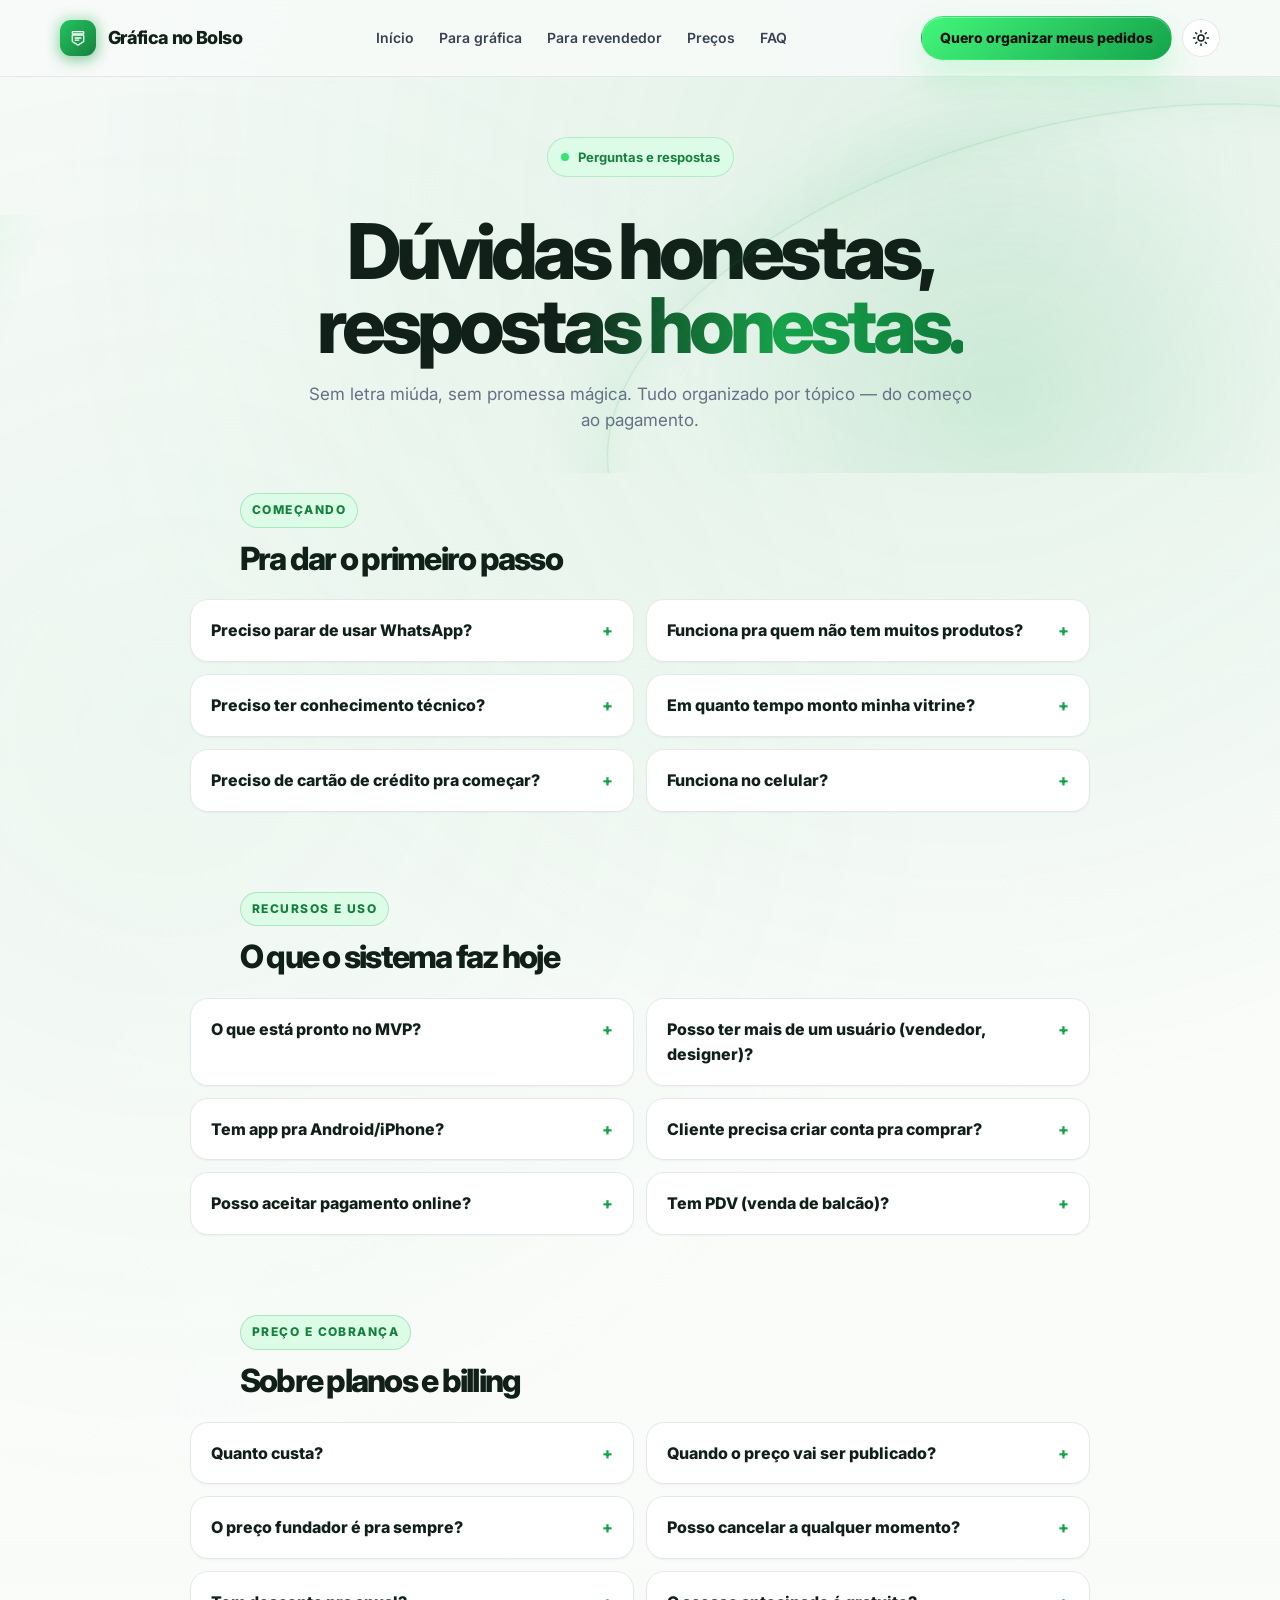
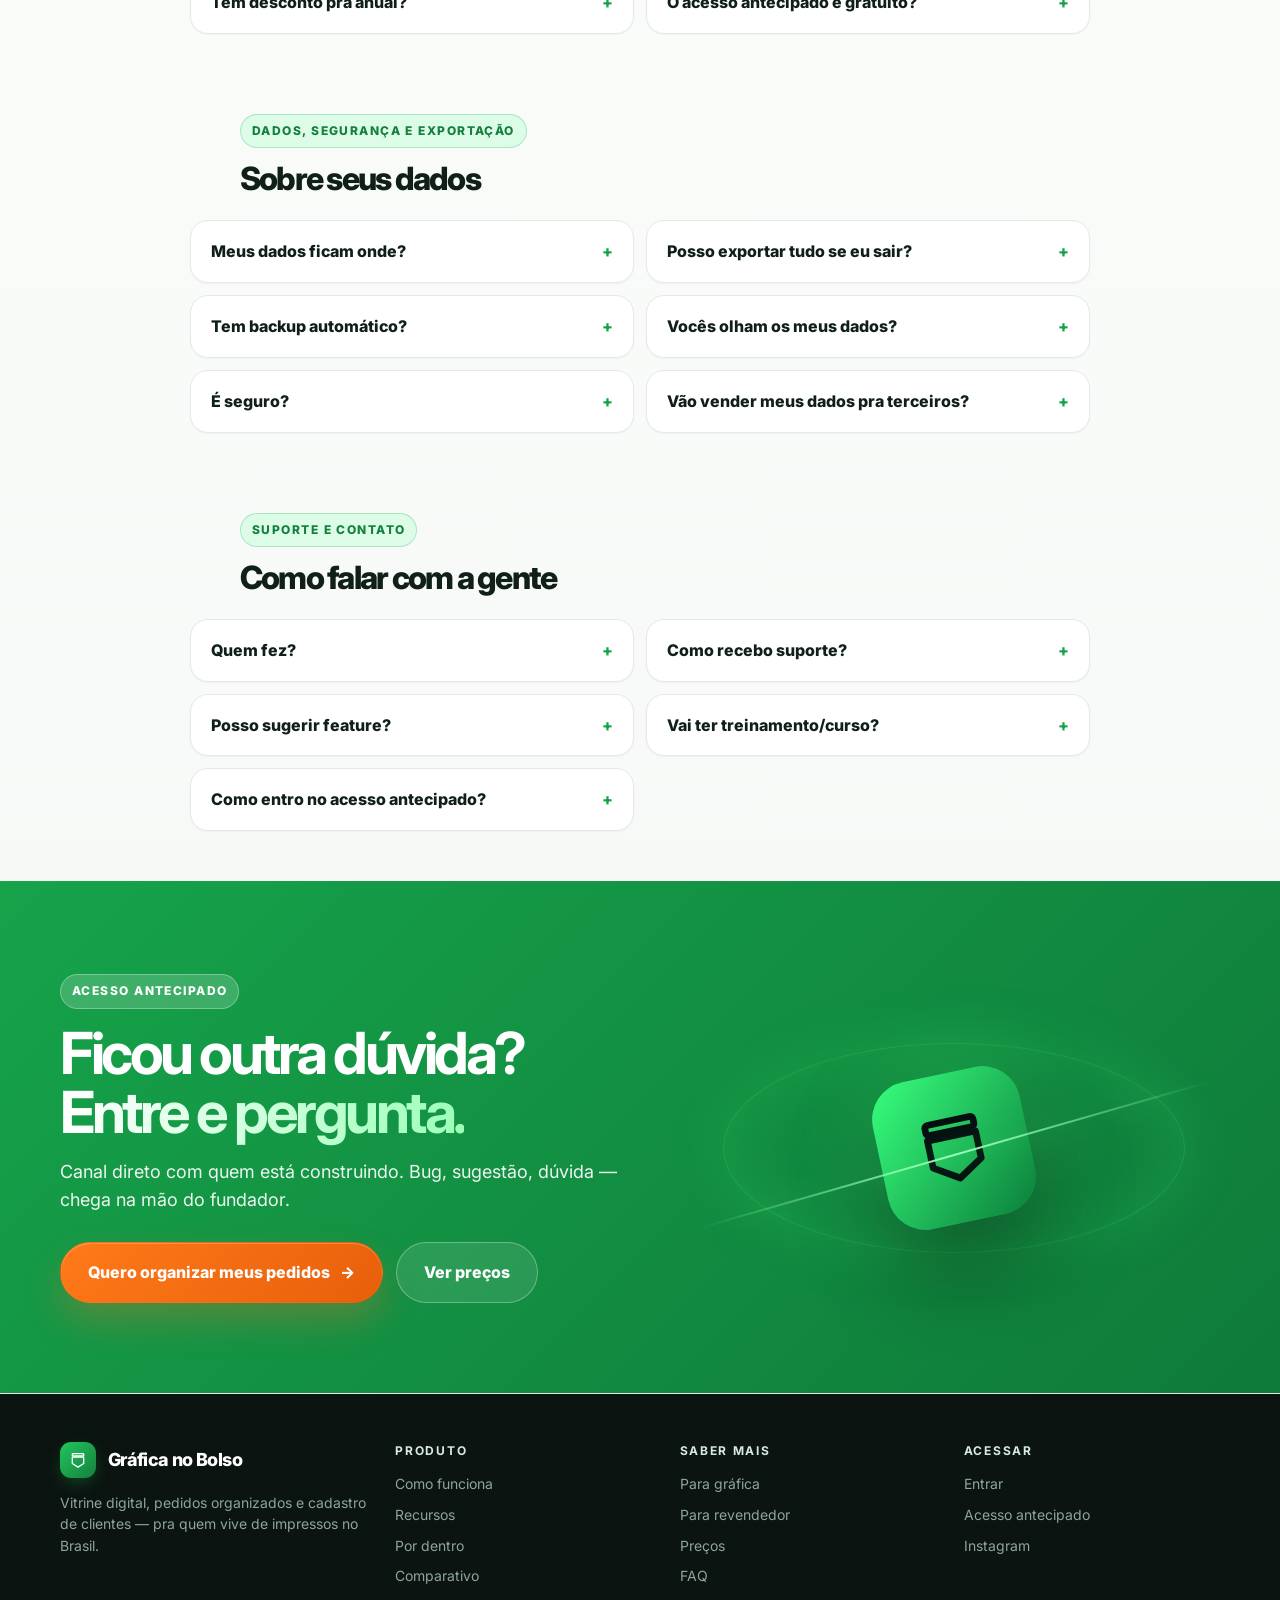
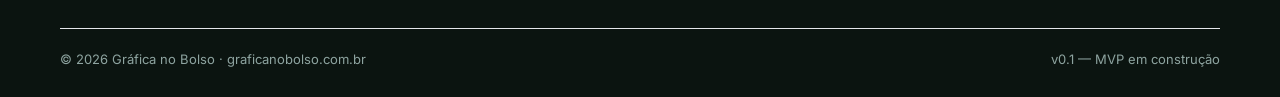
<file: faq.html>
<!doctype html>
<html lang="pt-BR">
<head>
  <meta charset="utf-8" />
  <meta name="viewport" content="width=device-width, initial-scale=1" />
  <meta name="theme-color" content="#020f0d" media="(prefers-color-scheme: dark)" />
  <meta name="theme-color" content="#F7FAF8" media="(prefers-color-scheme: light)" />
  <title>FAQ — Gráfica no Bolso</title>
  <meta name="description" content="Dúvidas honestas, respostas honestas. Tudo sobre WhatsApp, dados, preço, suporte e o que está pronto no MVP." />
  <meta property="og:type" content="website" />
  <meta property="og:locale" content="pt_BR" />
  <meta property="og:site_name" content="Gráfica no Bolso" />
  <meta property="og:url" content="https://graficanobolso.com.br/faq" />
  <meta property="og:title" content="FAQ — Gráfica no Bolso" />
  <meta property="og:description" content="Dúvidas honestas, respostas honestas. WhatsApp, dados, preço, suporte e MVP." />
  <meta property="og:image" content="https://graficanobolso.com.br/icon.svg" />
  <link rel="canonical" href="https://graficanobolso.com.br/faq" />
  <link rel="icon" type="image/svg+xml" href="icon.svg?v=v7-10" />
  <link rel="preconnect" href="https://fonts.googleapis.com" />
  <link rel="preconnect" href="https://fonts.gstatic.com" crossorigin />
  <link rel="preload" as="style" href="styles.css?v=v7-10" />
  <link href="https://fonts.googleapis.com/css2?family=Inter:wght@400;500;600;700;800;900&display=swap" rel="stylesheet" />
  <link rel="stylesheet" href="styles.css?v=v7-10" />
</head>
<body>
  <a class="skip-link" href="#top">Pular para o conteúdo</a>
  <div class="noise" aria-hidden="true"></div>

  <header>
    <div class="container nav">
      <a href="/" class="brand" aria-label="Gráfica no Bolso">
        <span class="brand-mark" aria-hidden="true">
          <svg viewBox="0 0 28 28" fill="none" stroke="currentColor" stroke-linecap="round" stroke-linejoin="round">
            <rect x="6" y="5" width="16" height="3.4" rx="1"/>
            <path d="M6 10h16v9l-8 5-8-5z"/>
            <path d="M10 14h8M10 17h5"/>
          </svg>
        </span>
        Gráfica no Bolso
      </a>
      <ul class="nav-links">
        <li><a href="/">Início</a></li>
        <li><a href="/grafica">Para gráfica</a></li>
        <li><a href="/revendedor">Para revendedor</a></li>
        <li><a href="/precos">Preços</a></li>
        <li><a href="/faq">FAQ</a></li>
      </ul>
      <div class="nav-actions">
        <a class="btn btn-sm btn-green" href="/#cta">Quero organizar meus pedidos</a>
        <button class="theme-toggle" id="themeToggle" aria-label="Alternar Modo Papel / Modo Noite" title="Modo Papel / Modo Noite" type="button">
          <svg class="moon" viewBox="0 0 24 24" fill="none" stroke="currentColor" stroke-width="2" stroke-linecap="round" stroke-linejoin="round" aria-hidden="true"><path d="M21 12.79A9 9 0 1 1 11.21 3 7 7 0 0 0 21 12.79z"/></svg>
          <svg class="sun" viewBox="0 0 24 24" fill="none" stroke="currentColor" stroke-width="2" stroke-linecap="round" stroke-linejoin="round" aria-hidden="true"><circle cx="12" cy="12" r="4"/><path d="M12 2v2M12 20v2M4.93 4.93l1.41 1.41M17.66 17.66l1.41 1.41M2 12h2M20 12h2M4.93 19.07l1.41-1.41M17.66 6.34l1.41-1.41"/></svg>
        </button>
        <button class="nav-toggle" id="navToggle" aria-label="Abrir menu" aria-expanded="false" aria-controls="mobileMenu" type="button"><span class="bar"></span></button>
      </div>
    </div>
    <nav class="mobile-menu" id="mobileMenu" aria-label="Menu mobile">
      <a href="/">Início</a>
      <a href="/grafica">Para gráfica</a>
      <a href="/revendedor">Para revendedor</a>
      <a href="/precos">Preços</a>
      <a href="/faq">FAQ</a>
      <div class="mm-actions">
        <a class="btn btn-md btn-green" href="/#cta">Quero organizar meus pedidos</a>
      </div>
    </nav>
  </header>

  <main id="top">

    <section class="hero" style="padding:60px 0 40px">
      <div class="container">
        <div class="section-head reveal" style="margin:0 auto">
          <span class="eyebrow"><span class="pulse"></span> Perguntas e respostas</span>
          <h1 style="margin:14px auto 18px;text-align:center">Dúvidas honestas, <span class="grad">respostas honestas.</span></h1>
          <p style="text-align:center;max-width:680px;margin:0 auto">Sem letra miúda, sem promessa mágica. Tudo organizado por tópico — do começo ao pagamento.</p>
        </div>
      </div>
    </section>

    <section style="padding:20px 0 50px">
      <div class="container">
        <div class="section-head reveal" style="text-align:left;margin:0 auto 24px">
          <div class="kicker">Começando</div>
          <h2 style="font-size:clamp(24px,3vw,32px)">Pra dar o primeiro passo</h2>
        </div>
        <div class="faq reveal">
          <details><summary>Preciso parar de usar WhatsApp?</summary><p>Não. A Gráfica no Bolso organiza o pedido <strong>antes</strong> de ele chegar no WhatsApp. Você continua vendendo no canal que já usa — só recebe a informação mais completa.</p></details>
          <details><summary>Funciona pra quem não tem muitos produtos?</summary><p>Funciona melhor ainda. O sistema é desenhado pra gráfica pequena com 10–30 produtos — você sobe o catálogo em minutos, sem precisar virar especialista em SaaS.</p></details>
          <details><summary>Preciso ter conhecimento técnico?</summary><p>Não. Se você manda PDF no WhatsApp, sabe usar.</p></details>
          <details><summary>Em quanto tempo monto minha vitrine?</summary><p>90 segundos pra cadastrar a conta + tempo de subir seus produtos (10-20 min pra 5 produtos). Quem entra no acesso antecipado tem ajuda direta pra montar.</p></details>
          <details><summary>Preciso de cartão de crédito pra começar?</summary><p>Não. O acesso antecipado é sem cartão, sem trial timer, sem cobrança surpresa.</p></details>
          <details><summary>Funciona no celular?</summary><p>Sim. Tudo foi feito mobile-first — você opera direto do celular do balcão. Funciona como app (PWA) que pode ser adicionado à tela inicial.</p></details>
        </div>
      </div>
    </section>

    <section style="padding:30px 0 50px">
      <div class="container">
        <div class="section-head reveal" style="text-align:left;margin:0 auto 24px">
          <div class="kicker">Recursos e uso</div>
          <h2 style="font-size:clamp(24px,3vw,32px)">O que o sistema faz hoje</h2>
        </div>
        <div class="faq reveal">
          <details><summary>O que está pronto no MVP?</summary><p>Vitrine pública (link único da sua marca), página de produto com variações, carrinho com checkout via WhatsApp, painel admin com kanban de pedidos, cadastro automático de clientes, login do dono. Tudo já funciona no ambiente de demonstração.</p></details>
          <details><summary>Posso ter mais de um usuário (vendedor, designer)?</summary><p>Está no roadmap pós-MVP. Hoje o MVP nasce com 1 usuário por conta (dono). Convidar funcionários com permissões diferentes vai entrar logo após o lançamento.</p></details>
          <details><summary>Tem app pra Android/iPhone?</summary><p>Não nativo. A vitrine é PWA — o cliente abre o link e pode adicionar à tela inicial, fica com cara de app. Mais barato e atualiza instantaneamente.</p></details>
          <details><summary>Cliente precisa criar conta pra comprar?</summary><p>Não. Ele escolhe o produto, preenche nome + WhatsApp + observações, e o pedido cai no seu painel. Sem conta, sem fricção.</p></details>
          <details><summary>Posso aceitar pagamento online?</summary><p>No MVP, não. O pagamento é combinado no WhatsApp (PIX, máquina, etc.). Integração com gateway (Asaas/Pagar.me) é a primeira prioridade pós-MVP.</p></details>
          <details><summary>Tem PDV (venda de balcão)?</summary><p>Não no MVP. O foco é o pedido que entra pelo link. PDV presencial é Fase 2.</p></details>
        </div>
      </div>
    </section>

    <section style="padding:30px 0 50px">
      <div class="container">
        <div class="section-head reveal" style="text-align:left;margin:0 auto 24px">
          <div class="kicker">Preço e cobrança</div>
          <h2 style="font-size:clamp(24px,3vw,32px)">Sobre planos e billing</h2>
        </div>
        <div class="faq reveal">
          <details><summary>Quanto custa?</summary><p>Planos a definir antes do lançamento — sem trial enganoso, sem letra miúda. As primeiras gráficas que entrarem no acesso antecipado têm condição especial (preço fundador).</p></details>
          <details><summary>Quando o preço vai ser publicado?</summary><p>Antes do lançamento oficial. Quem está no acesso antecipado é avisado com antecedência e tem o preço fundador garantido.</p></details>
          <details><summary>O preço fundador é pra sempre?</summary><p>Sim, na opção vitalícia. Ou um plano anual subsidiado — você escolhe quando os planos forem publicados.</p></details>
          <details><summary>Posso cancelar a qualquer momento?</summary><p>Sim. Sem multa, sem fidelidade. Você exporta seus dados (catálogo, pedidos, clientes) e sai.</p></details>
          <details><summary>Tem desconto pra anual?</summary><p>Sim, será divulgado junto com os planos. Sem letra miúda.</p></details>
          <details><summary>O acesso antecipado é gratuito?</summary><p>Sim. Você usa sem cartão, sem cobrança automática, até a publicação dos planos. Aí decide se continua com preço fundador.</p></details>
        </div>
      </div>
    </section>

    <section style="padding:30px 0 50px">
      <div class="container">
        <div class="section-head reveal" style="text-align:left;margin:0 auto 24px">
          <div class="kicker">Dados, segurança e exportação</div>
          <h2 style="font-size:clamp(24px,3vw,32px)">Sobre seus dados</h2>
        </div>
        <div class="faq reveal">
          <details><summary>Meus dados ficam onde?</summary><p>Em VPS própria — sua gráfica isolada por conta, sem multi-tenant compartilhado de big tech. Backup diário e exportação previstos antes do plano pago.</p></details>
          <details><summary>Posso exportar tudo se eu sair?</summary><p>Sim. Catálogo, pedidos, clientes — você baixa em CSV/JSON. Sem refém de plataforma.</p></details>
          <details><summary>Tem backup automático?</summary><p>Sim. Backup diário do banco, com rotação de 14 dias.</p></details>
          <details><summary>Vocês olham os meus dados?</summary><p>Não. O fundador tem acesso de operador da plataforma (suporte e métricas agregadas), mas dados específicos da sua gráfica são privados por padrão.</p></details>
          <details><summary>É seguro?</summary><p>OWASP Top 10 implementado desde o dia 1: validação no servidor, headers de segurança, proteção contra injection/XSS/CSRF, senha hashada (bcrypt via Better Auth). Padrão documentado em docs/vulnerabilidades.md.</p></details>
          <details><summary>Vão vender meus dados pra terceiros?</summary><p>Não. Política simples: dados da sua gráfica são seus, fim.</p></details>
        </div>
      </div>
    </section>

    <section style="padding:30px 0 50px">
      <div class="container">
        <div class="section-head reveal" style="text-align:left;margin:0 auto 24px">
          <div class="kicker">Suporte e contato</div>
          <h2 style="font-size:clamp(24px,3vw,32px)">Como falar com a gente</h2>
        </div>
        <div class="faq reveal">
          <details><summary>Quem fez?</summary><p>O fundador é dono de uma gráfica em operação. A vitrine de demo é a gráfica real dele. Quando um botão tá errado, ele perde venda junto com você.</p></details>
          <details><summary>Como recebo suporte?</summary><p>No acesso antecipado, canal direto com o fundador (WhatsApp). Depois do lançamento, suporte por e-mail + WhatsApp em horário comercial.</p></details>
          <details><summary>Posso sugerir feature?</summary><p>Sim, e é esperado. Quem entra no acesso antecipado ajuda a moldar o produto.</p></details>
          <details><summary>Vai ter treinamento/curso?</summary><p>Não é obrigatório. O produto é desenhado pra você usar sem treinamento. Quem quiser, vai ter vídeos curtos no canal.</p></details>
          <details><summary>Como entro no acesso antecipado?</summary><p>Pelo botão "Quero organizar meus pedidos" — cadastra com email/senha, recebe ajuda pra subir a vitrine.</p></details>
        </div>
      </div>
    </section>

    <section class="final-cta" id="cta">
      <div class="container cta-box">
        <div>
          <div class="kicker">Acesso antecipado</div>
          <h2>Ficou outra dúvida? <span class="grad">Entre e pergunta.</span></h2>
          <p>Canal direto com quem está construindo. Bug, sugestão, dúvida — chega na mão do fundador.</p>
          <div class="cta-row">
            <a class="btn btn-lg btn-orange" href="https://app.graficanobolso.com.br/login">Quero organizar meus pedidos <span class="arrow">→</span></a>
            <a class="btn btn-lg btn-ghost" href="/precos">Ver preços</a>
          </div>
        </div>
        <div class="cta-orb">
          <div class="cube">
            <svg viewBox="0 0 28 28" fill="none" stroke="currentColor" stroke-linecap="round" stroke-linejoin="round" stroke-width="2.2"><rect x="6" y="5" width="16" height="3.4" rx="1"/><path d="M6 10h16v9l-8 5-8-5z"/></svg>
          </div>
        </div>
      </div>
    </section>
  </main>

  <footer>
    <div class="container">
      <div class="footer-grid">
        <div>
          <div class="brand">
            <span class="brand-mark" aria-hidden="true"><svg viewBox="0 0 28 28" fill="none" stroke="currentColor" stroke-linecap="round" stroke-linejoin="round"><rect x="6" y="5" width="16" height="3.4" rx="1"/><path d="M6 10h16v9l-8 5-8-5z"/></svg></span>
            Gráfica no Bolso
          </div>
          <p>Vitrine digital, pedidos organizados e cadastro de clientes — pra quem vive de impressos no Brasil.</p>
        </div>
        <div>
          <h4>Produto</h4>
          <a href="/#funciona">Como funciona</a>
          <a href="/#recursos">Recursos</a>
          <a href="/#produto">Por dentro</a>
          <a href="/#comparativo">Comparativo</a>
        </div>
        <div>
          <h4>Saber mais</h4>
          <a href="/grafica">Para gráfica</a>
          <a href="/revendedor">Para revendedor</a>
          <a href="/precos">Preços</a>
          <a href="/faq">FAQ</a>
        </div>
        <div>
          <h4>Acessar</h4>
          <a href="https://app.graficanobolso.com.br/login">Entrar</a>
          <a href="/#cta">Acesso antecipado</a>
          <a href="https://www.instagram.com/graficanobolso/" target="_blank" rel="noopener">Instagram</a>
        </div>
      </div>
      <div class="footer-bottom">
        <span>© 2026 Gráfica no Bolso · graficanobolso.com.br</span>
        <span>v0.1 — MVP em construção</span>
      </div>
    </div>
  </footer>

  <a class="floating-cta" id="floatingCta" href="/#cta" aria-hidden="true">
    <span class="floating-cta-icon" aria-hidden="true">
      <svg viewBox="0 0 24 24" fill="none" stroke="currentColor" stroke-width="2.2" stroke-linecap="round" stroke-linejoin="round"><path d="M3 12h18M13 6l6 6-6 6"/></svg>
    </span>
    <span class="floating-cta-copy">
      <strong>Quero organizar meus pedidos</strong>
      <span>acesso antecipado · sem cartão</span>
    </span>
  </a>

  <script src="script.js?v=v7-10" defer></script>
</body>
</html>
</file>
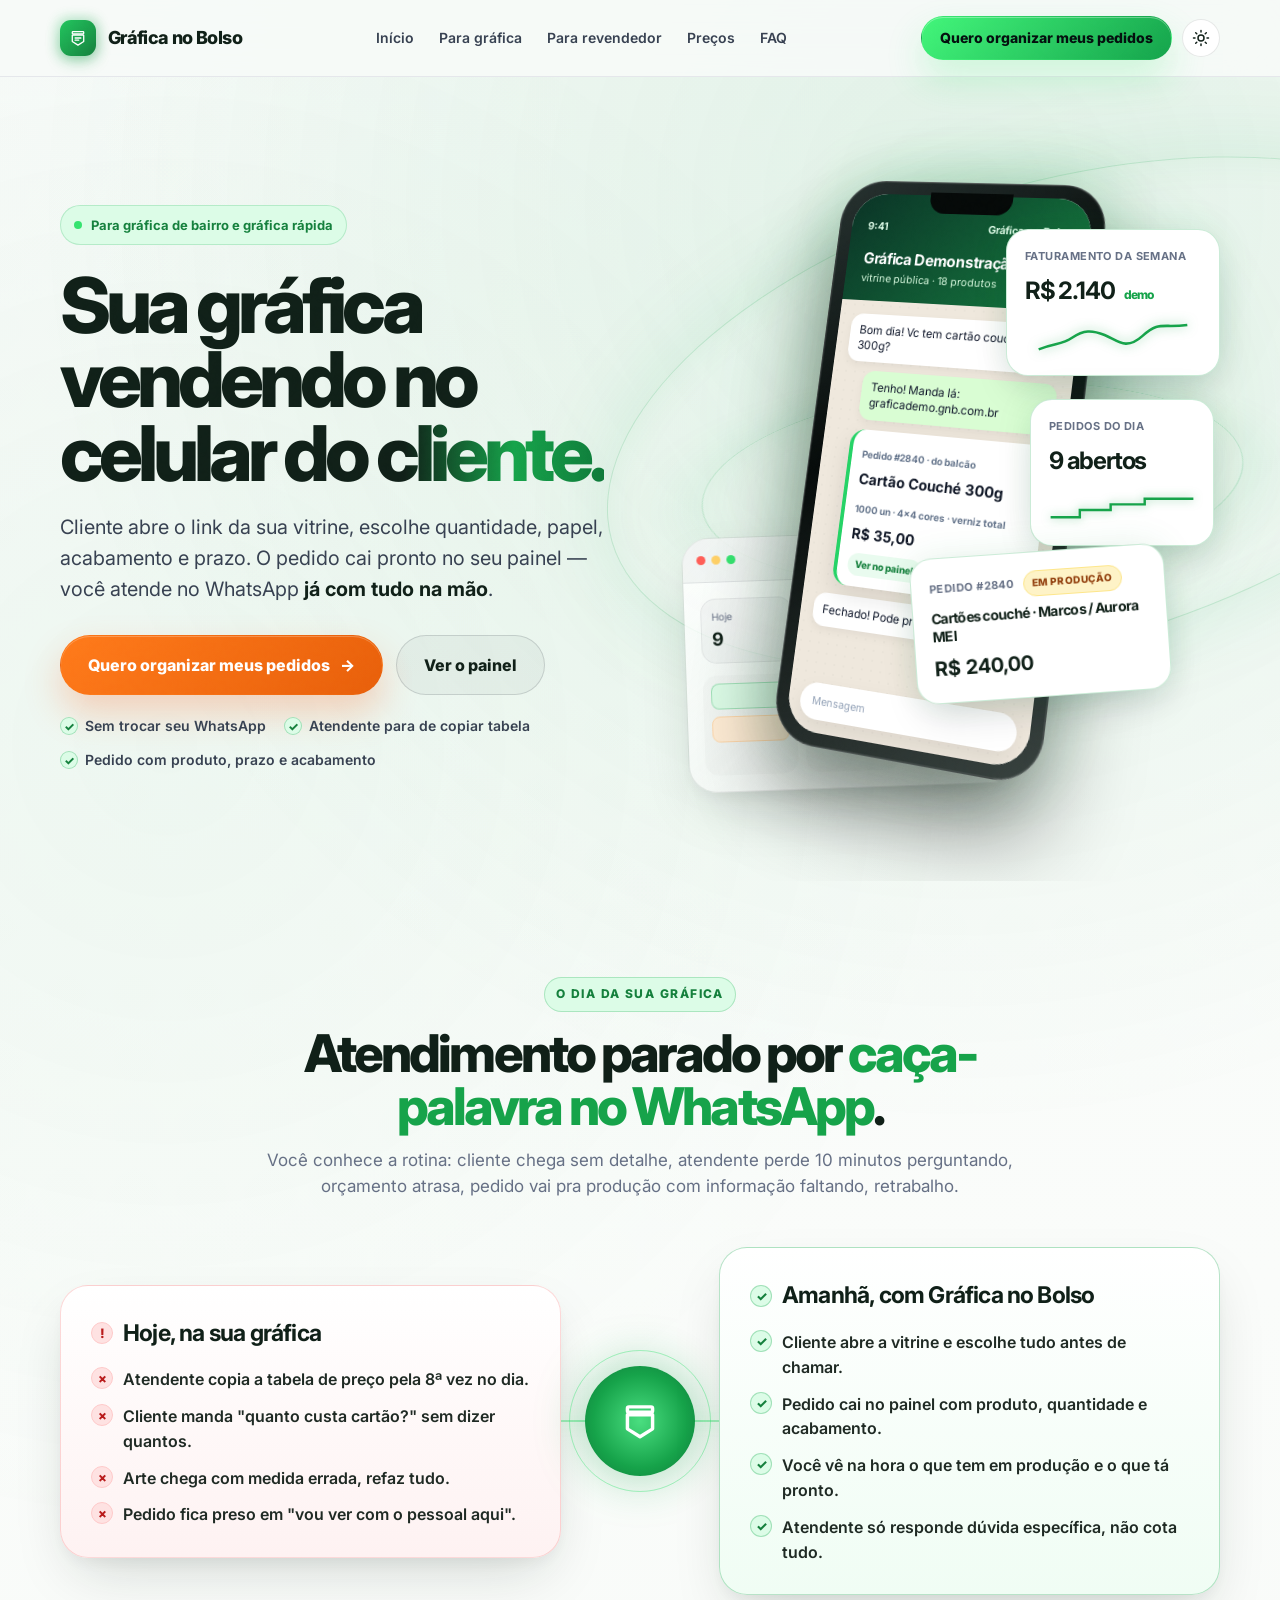
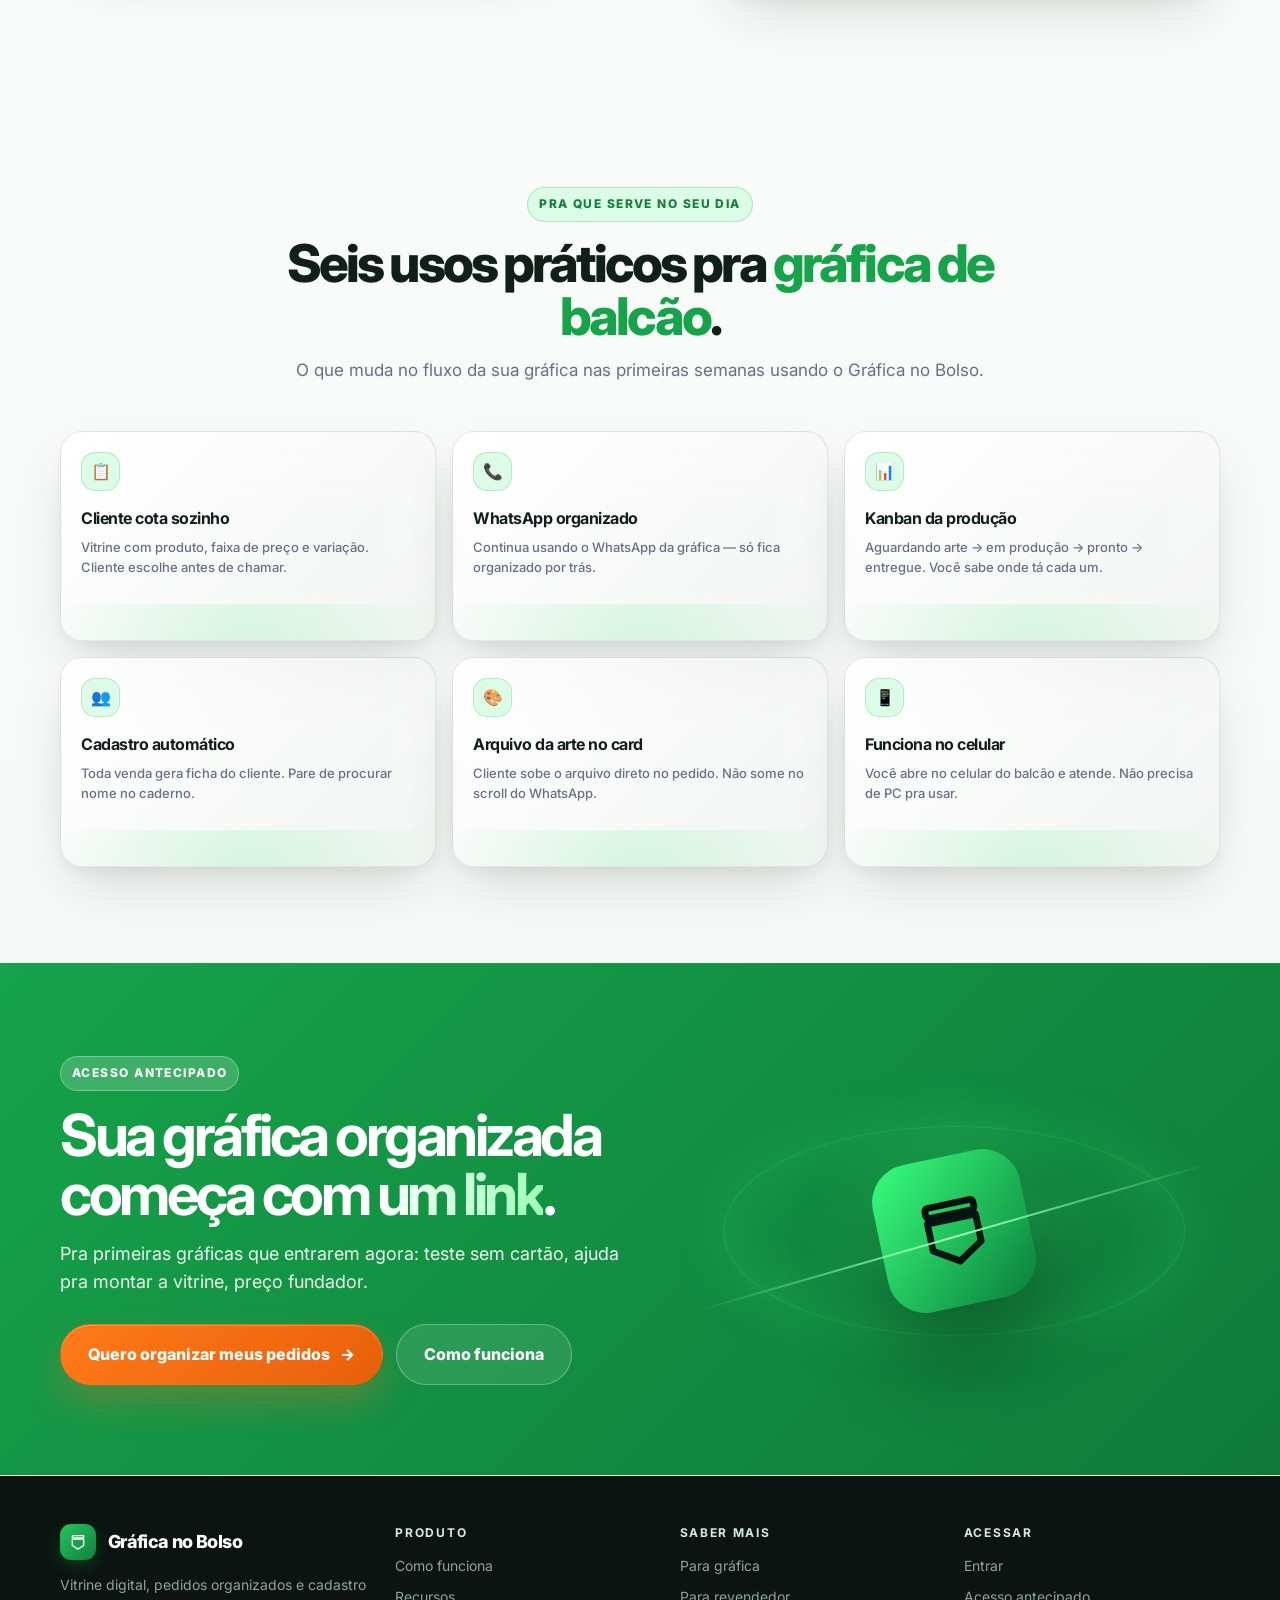
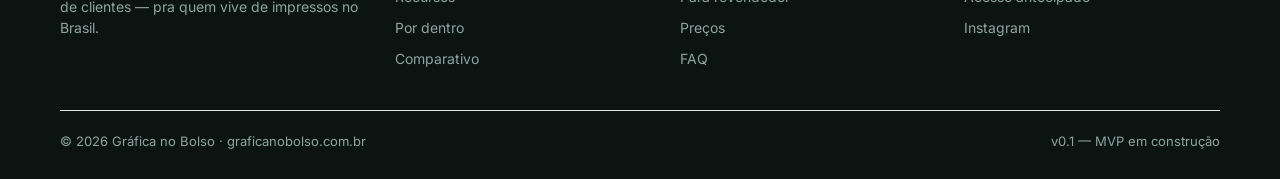
<file: grafica.html>
<!doctype html>
<html lang="pt-BR">
<head>
  <meta charset="utf-8" />
  <meta name="viewport" content="width=device-width, initial-scale=1" />
  <meta name="theme-color" content="#020f0d" media="(prefers-color-scheme: dark)" />
  <meta name="theme-color" content="#F7FAF8" media="(prefers-color-scheme: light)" />
  <title>Para gráfica — Gráfica no Bolso</title>
  <meta name="description" content="Sua gráfica vendendo no celular do cliente. Vitrine única, pedidos completos no painel, atendimento mais rápido no WhatsApp." />
  <meta property="og:type" content="website" />
  <meta property="og:locale" content="pt_BR" />
  <meta property="og:site_name" content="Gráfica no Bolso" />
  <meta property="og:url" content="https://graficanobolso.com.br/grafica" />
  <meta property="og:title" content="Para gráfica — Gráfica no Bolso" />
  <meta property="og:description" content="Sua gráfica vendendo no celular do cliente. Vitrine única, pedidos no painel, WhatsApp organizado." />
  <meta property="og:image" content="https://graficanobolso.com.br/icon.svg" />
  <link rel="canonical" href="https://graficanobolso.com.br/grafica" />
  <link rel="icon" type="image/svg+xml" href="icon.svg?v=v7-10" />
  <link rel="preconnect" href="https://fonts.googleapis.com" />
  <link rel="preconnect" href="https://fonts.gstatic.com" crossorigin />
  <link rel="preload" as="style" href="styles.css?v=v7-10" />
  <link href="https://fonts.googleapis.com/css2?family=Inter:wght@400;500;600;700;800;900&display=swap" rel="stylesheet" />
  <link rel="stylesheet" href="styles.css?v=v7-10" />
</head>
<body>
  <a class="skip-link" href="#top">Pular para o conteúdo</a>
  <div class="noise" aria-hidden="true"></div>

  <header>
    <div class="container nav">
      <a href="/" class="brand" aria-label="Gráfica no Bolso">
        <span class="brand-mark" aria-hidden="true">
          <svg viewBox="0 0 28 28" fill="none" stroke="currentColor" stroke-linecap="round" stroke-linejoin="round">
            <rect x="6" y="5" width="16" height="3.4" rx="1"/>
            <path d="M6 10h16v9l-8 5-8-5z"/>
            <path d="M10 14h8M10 17h5"/>
          </svg>
        </span>
        Gráfica no Bolso
      </a>
      <ul class="nav-links">
        <li><a href="/">Início</a></li>
        <li><a href="/grafica">Para gráfica</a></li>
        <li><a href="/revendedor">Para revendedor</a></li>
        <li><a href="/precos">Preços</a></li>
        <li><a href="/faq">FAQ</a></li>
      </ul>
      <div class="nav-actions">
        <a class="btn btn-sm btn-green" href="/#cta">Quero organizar meus pedidos</a>
        <button class="theme-toggle" id="themeToggle" aria-label="Alternar Modo Papel / Modo Noite" title="Modo Papel / Modo Noite" type="button">
          <svg class="moon" viewBox="0 0 24 24" fill="none" stroke="currentColor" stroke-width="2" stroke-linecap="round" stroke-linejoin="round" aria-hidden="true"><path d="M21 12.79A9 9 0 1 1 11.21 3 7 7 0 0 0 21 12.79z"/></svg>
          <svg class="sun" viewBox="0 0 24 24" fill="none" stroke="currentColor" stroke-width="2" stroke-linecap="round" stroke-linejoin="round" aria-hidden="true"><circle cx="12" cy="12" r="4"/><path d="M12 2v2M12 20v2M4.93 4.93l1.41 1.41M17.66 17.66l1.41 1.41M2 12h2M20 12h2M4.93 19.07l1.41-1.41M17.66 6.34l1.41-1.41"/></svg>
        </button>
        <button class="nav-toggle" id="navToggle" aria-label="Abrir menu" aria-expanded="false" aria-controls="mobileMenu" type="button"><span class="bar"></span></button>
      </div>
    </div>
    <nav class="mobile-menu" id="mobileMenu" aria-label="Menu mobile">
      <a href="/">Início</a>
      <a href="/grafica">Para gráfica</a>
      <a href="/revendedor">Para revendedor</a>
      <a href="/precos">Preços</a>
      <a href="/faq">FAQ</a>
      <div class="mm-actions">
        <a class="btn btn-md btn-green" href="/#cta">Quero organizar meus pedidos</a>
      </div>
    </nav>
  </header>

  <main id="top">

    <section class="hero">
      <div class="container hero-grid">
        <div class="hero-copy reveal">
          <span class="eyebrow"><span class="pulse"></span> Para gráfica de bairro e gráfica rápida</span>
          <h1>Sua gráfica vendendo no celular <span class="grad">do cliente.</span></h1>
          <p class="lead">Cliente abre o link da sua vitrine, escolhe quantidade, papel, acabamento e prazo. O pedido cai pronto no seu painel — você atende no WhatsApp <strong>já com tudo na mão</strong>.</p>
          <div class="cta-row">
            <a class="btn btn-lg btn-orange" href="/#cta">Quero organizar meus pedidos <span class="arrow">→</span></a>
            <a class="btn btn-lg btn-ghost" href="/#produto">Ver o painel</a>
          </div>
          <div class="microproof">
            <span><i class="check">✓</i> Sem trocar seu WhatsApp</span>
            <span><i class="check">✓</i> Atendente para de copiar tabela</span>
            <span><i class="check">✓</i> Pedido com produto, prazo e acabamento</span>
          </div>
        </div>
        <div class="stage reveal">
          <div class="ring"></div>
          <div class="phone" data-parallax="-12">
            <div class="phone-screen">
              <div class="phone-head">
                <div class="mini-top"><span>9:41</span><span>Gráfica no Bolso</span></div>
                <h3>Gráfica Demonstração</h3>
                <p>vitrine pública · 18 produtos</p>
              </div>
              <div class="chat">
                <div class="msg left">Bom dia! Vc tem cartão couché 300g?</div>
                <div class="msg right">Tenho! Manda lá: graficademo.gnb.com.br</div>
                <div class="quote-card">
                  <small>Pedido #2840 · do balcão</small>
                  <b>Cartão Couché 300g</b>
                  <small>1000 un · 4×4 cores · verniz total</small>
                  <b>R$ 35,00</b>
                  <span>Ver no painel</span>
                </div>
                <div class="msg left">Fechado! Pode produzir 👍</div>
              </div>
              <div class="phone-input">Mensagem</div>
            </div>
          </div>
          <div class="float-card revenue" data-parallax="18">
            <small>Faturamento da semana</small>
            <b>R$ 2.140 <em>demo</em></b>
            <div class="chart"><svg viewBox="0 0 180 45"><path d="M2 36 C22 28 29 31 42 22 S65 13 80 19 S105 38 125 20 S148 11 178 7"/></svg></div>
          </div>
          <div class="float-card orders" data-parallax="10">
            <small>Pedidos do dia</small>
            <b>9 abertos</b>
            <div class="chart"><svg viewBox="0 0 180 45"><path d="M2 34 L38 34 L38 25 L76 25 L76 18 L118 18 L118 11 L178 11"/></svg></div>
          </div>
          <div class="float-card order-pop" data-parallax="-16">
            <small>Pedido #2840 <span class="badge">Em produção</span></small>
            <b>Cartões couché · Marcos / Aurora MEI</b>
            <strong>R$ 240,00</strong>
          </div>
          <div class="dash-mini glass" data-parallax="8">
            <div class="dash-mini-top"><div class="dots"><i></i><i></i><i></i></div><span class="live">demo</span></div>
            <div class="dash-mini-body">
              <div class="dash-mini-grid">
                <div class="mini-stat"><small>Hoje</small><b>9</b></div>
                <div class="mini-stat"><small>Clientes</small><b>142</b></div>
                <div class="mini-stat"><small>Aberto</small><b>R$2,1k</b></div>
              </div>
              <div class="mini-kanban">
                <div class="mini-col"><div class="mini-task"></div><div class="mini-task orange"></div></div>
                <div class="mini-col"><div class="mini-task"></div><div class="mini-task"></div></div>
                <div class="mini-col"><div class="mini-task orange"></div><div class="mini-task"></div></div>
              </div>
            </div>
          </div>
        </div>
      </div>
    </section>

    <section>
      <div class="container">
        <div class="section-head reveal">
          <div class="kicker">O dia da sua gráfica</div>
          <h2>Atendimento parado por <span>caça-palavra no WhatsApp</span>.</h2>
          <p>Você conhece a rotina: cliente chega sem detalhe, atendente perde 10 minutos perguntando, orçamento atrasa, pedido vai pra produção com informação faltando, retrabalho.</p>
        </div>
        <div class="problem-solution reveal">
          <div class="ps-card bad-card glass">
            <h3><span class="bad">!</span> Hoje, na sua gráfica</h3>
            <ul>
              <li><span class="bad">×</span> Atendente copia a tabela de preço pela 8ª vez no dia.</li>
              <li><span class="bad">×</span> Cliente manda "quanto custa cartão?" sem dizer quantos.</li>
              <li><span class="bad">×</span> Arte chega com medida errada, refaz tudo.</li>
              <li><span class="bad">×</span> Pedido fica preso em "vou ver com o pessoal aqui".</li>
            </ul>
          </div>
          <div class="ps-core">
            <div class="connector"></div>
            <svg viewBox="0 0 28 28" fill="none" stroke="currentColor" stroke-linecap="round" stroke-linejoin="round" stroke-width="2.2"><rect x="6" y="5" width="16" height="3.4" rx="1"/><path d="M6 10h16v9l-8 5-8-5z"/></svg>
          </div>
          <div class="ps-card good-card glass">
            <h3><span class="good">✓</span> Amanhã, com Gráfica no Bolso</h3>
            <ul>
              <li><span class="good">✓</span> Cliente abre a vitrine e escolhe tudo antes de chamar.</li>
              <li><span class="good">✓</span> Pedido cai no painel com produto, quantidade e acabamento.</li>
              <li><span class="good">✓</span> Você vê na hora o que tem em produção e o que tá pronto.</li>
              <li><span class="good">✓</span> Atendente só responde dúvida específica, não cota tudo.</li>
            </ul>
          </div>
        </div>
      </div>
    </section>

    <section>
      <div class="container">
        <div class="section-head reveal">
          <div class="kicker">Pra que serve no seu dia</div>
          <h2>Seis usos práticos pra <span>gráfica de balcão</span>.</h2>
          <p>O que muda no fluxo da sua gráfica nas primeiras semanas usando o Gráfica no Bolso.</p>
        </div>
        <div class="features">
          <article class="feature glass reveal"><div class="feature-icon">📋</div><h3>Cliente cota sozinho</h3><p>Vitrine com produto, faixa de preço e variação. Cliente escolhe antes de chamar.</p></article>
          <article class="feature glass reveal"><div class="feature-icon">📞</div><h3>WhatsApp organizado</h3><p>Continua usando o WhatsApp da gráfica — só fica organizado por trás.</p></article>
          <article class="feature glass reveal"><div class="feature-icon">📊</div><h3>Kanban da produção</h3><p>Aguardando arte → em produção → pronto → entregue. Você sabe onde tá cada um.</p></article>
          <article class="feature glass reveal"><div class="feature-icon">👥</div><h3>Cadastro automático</h3><p>Toda venda gera ficha do cliente. Pare de procurar nome no caderno.</p></article>
          <article class="feature glass reveal"><div class="feature-icon">🎨</div><h3>Arquivo da arte no card</h3><p>Cliente sobe o arquivo direto no pedido. Não some no scroll do WhatsApp.</p></article>
          <article class="feature glass reveal"><div class="feature-icon">📱</div><h3>Funciona no celular</h3><p>Você abre no celular do balcão e atende. Não precisa de PC pra usar.</p></article>
        </div>
      </div>
    </section>

    <section class="final-cta" id="cta">
      <div class="container cta-box">
        <div>
          <div class="kicker">Acesso antecipado</div>
          <h2>Sua gráfica organizada começa com <span class="grad">um link</span>.</h2>
          <p>Pra primeiras gráficas que entrarem agora: teste sem cartão, ajuda pra montar a vitrine, preço fundador.</p>
          <div class="cta-row">
            <a class="btn btn-lg btn-orange" href="https://app.graficanobolso.com.br/login">Quero organizar meus pedidos <span class="arrow">→</span></a>
            <a class="btn btn-lg btn-ghost" href="/#funciona">Como funciona</a>
          </div>
        </div>
        <div class="cta-orb">
          <div class="cube">
            <svg viewBox="0 0 28 28" fill="none" stroke="currentColor" stroke-linecap="round" stroke-linejoin="round" stroke-width="2.2"><rect x="6" y="5" width="16" height="3.4" rx="1"/><path d="M6 10h16v9l-8 5-8-5z"/></svg>
          </div>
        </div>
      </div>
    </section>
  </main>

  <footer>
    <div class="container">
      <div class="footer-grid">
        <div>
          <div class="brand">
            <span class="brand-mark" aria-hidden="true"><svg viewBox="0 0 28 28" fill="none" stroke="currentColor" stroke-linecap="round" stroke-linejoin="round"><rect x="6" y="5" width="16" height="3.4" rx="1"/><path d="M6 10h16v9l-8 5-8-5z"/></svg></span>
            Gráfica no Bolso
          </div>
          <p>Vitrine digital, pedidos organizados e cadastro de clientes — pra quem vive de impressos no Brasil.</p>
        </div>
        <div>
          <h4>Produto</h4>
          <a href="/#funciona">Como funciona</a>
          <a href="/#recursos">Recursos</a>
          <a href="/#produto">Por dentro</a>
          <a href="/#comparativo">Comparativo</a>
        </div>
        <div>
          <h4>Saber mais</h4>
          <a href="/grafica">Para gráfica</a>
          <a href="/revendedor">Para revendedor</a>
          <a href="/precos">Preços</a>
          <a href="/faq">FAQ</a>
        </div>
        <div>
          <h4>Acessar</h4>
          <a href="https://app.graficanobolso.com.br/login">Entrar</a>
          <a href="/#cta">Acesso antecipado</a>
          <a href="https://www.instagram.com/graficanobolso/" target="_blank" rel="noopener">Instagram</a>
        </div>
      </div>
      <div class="footer-bottom">
        <span>© 2026 Gráfica no Bolso · graficanobolso.com.br</span>
        <span>v0.1 — MVP em construção</span>
      </div>
    </div>
  </footer>

  <a class="floating-cta" id="floatingCta" href="/#cta" aria-hidden="true">
    <span class="floating-cta-icon" aria-hidden="true">
      <svg viewBox="0 0 24 24" fill="none" stroke="currentColor" stroke-width="2.2" stroke-linecap="round" stroke-linejoin="round"><path d="M3 12h18M13 6l6 6-6 6"/></svg>
    </span>
    <span class="floating-cta-copy">
      <strong>Quero organizar meus pedidos</strong>
      <span>acesso antecipado · sem cartão</span>
    </span>
  </a>

  <script src="script.js?v=v7-10" defer></script>
</body>
</html>
</file>
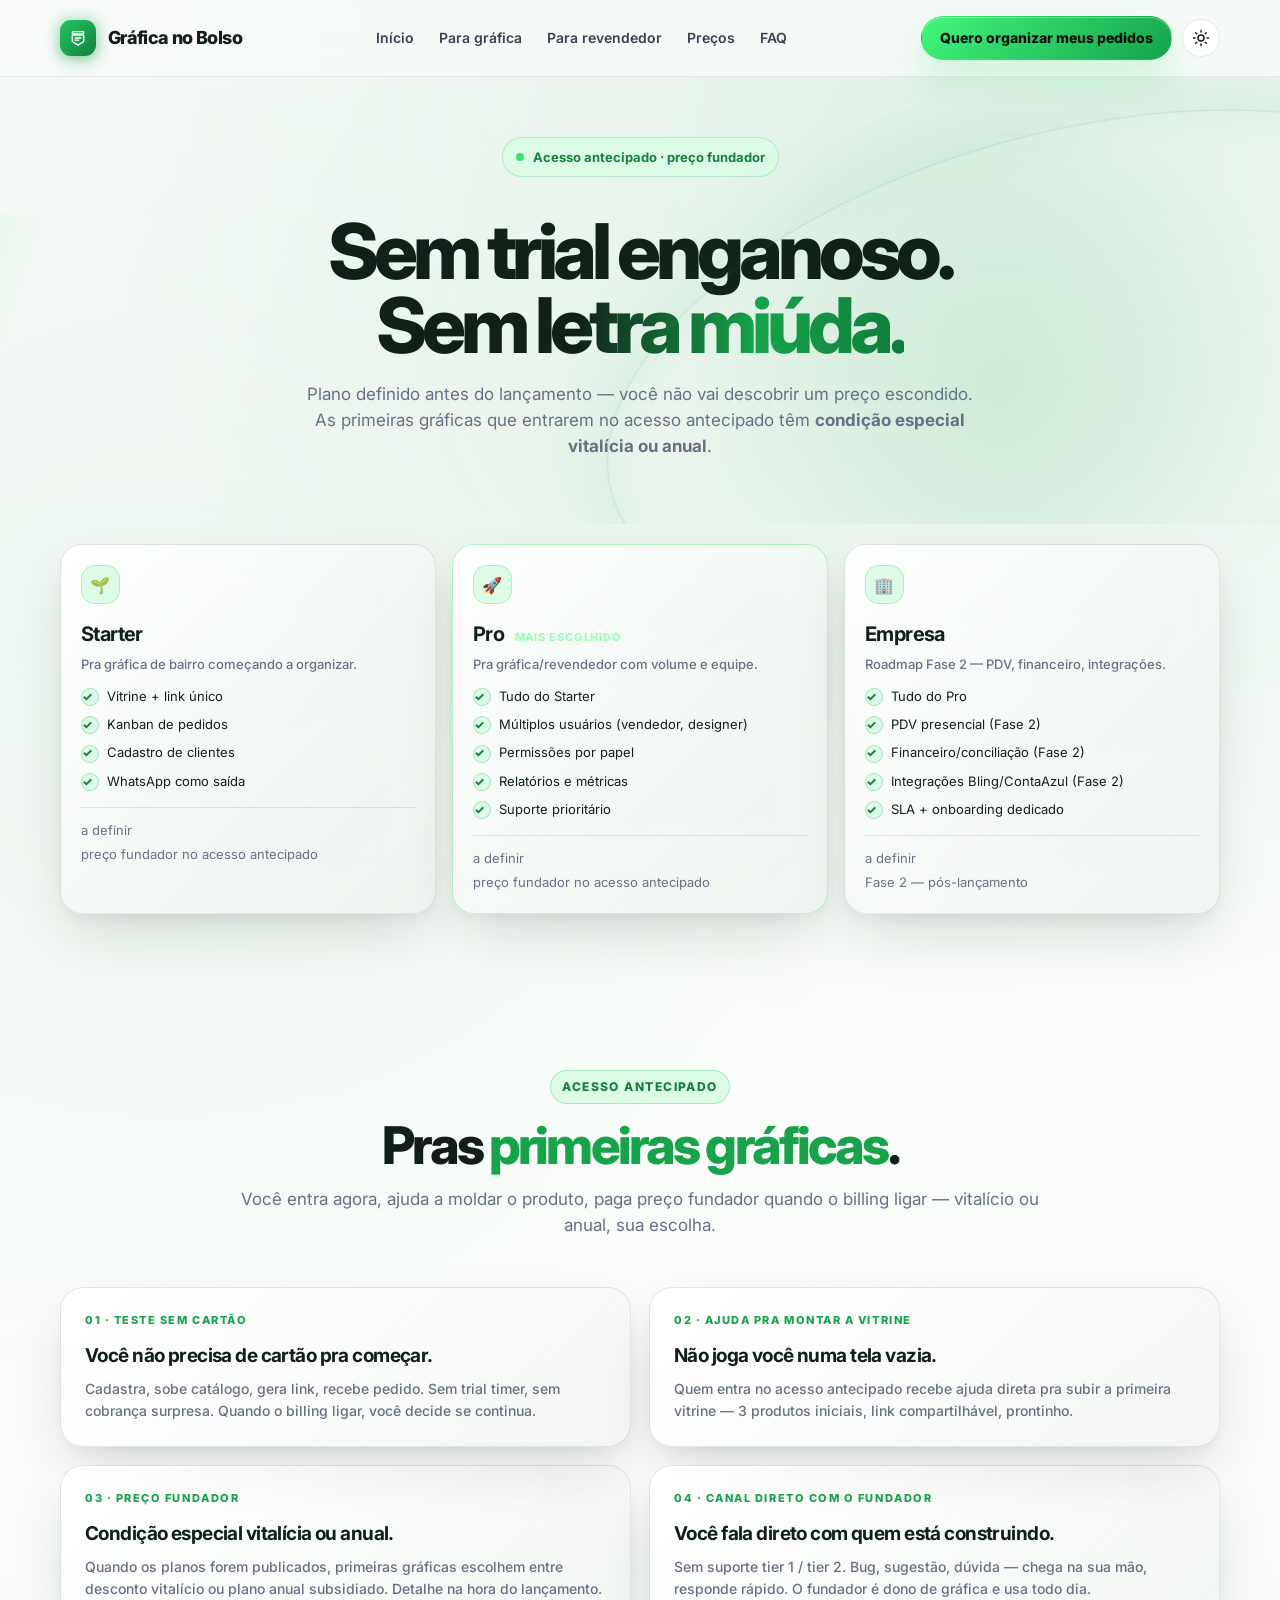
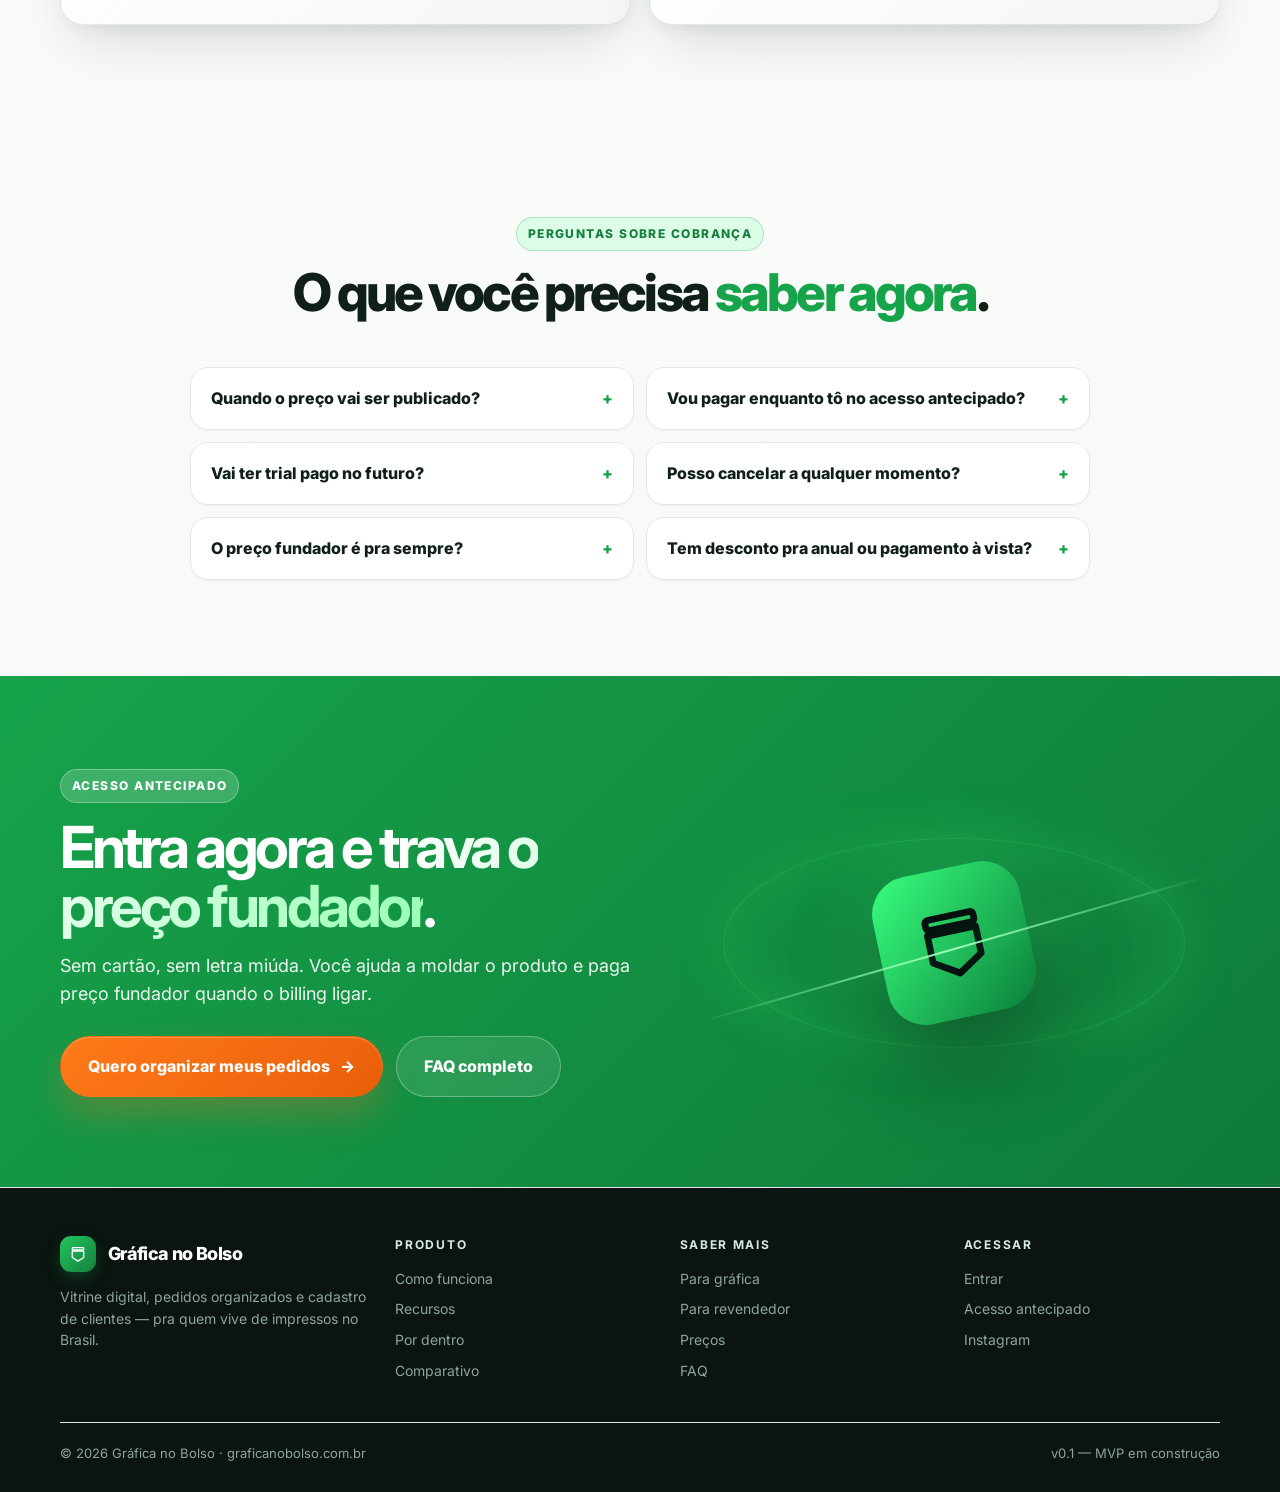
<file: precos.html>
<!doctype html>
<html lang="pt-BR">
<head>
  <meta charset="utf-8" />
  <meta name="viewport" content="width=device-width, initial-scale=1" />
  <meta name="theme-color" content="#020f0d" media="(prefers-color-scheme: dark)" />
  <meta name="theme-color" content="#F7FAF8" media="(prefers-color-scheme: light)" />
  <title>Preços — Gráfica no Bolso</title>
  <meta name="description" content="Planos a definir antes do lançamento — sem trial enganoso, sem letra miúda. As primeiras gráficas têm condição especial (preço fundador)." />
  <meta property="og:type" content="website" />
  <meta property="og:locale" content="pt_BR" />
  <meta property="og:site_name" content="Gráfica no Bolso" />
  <meta property="og:url" content="https://graficanobolso.com.br/precos" />
  <meta property="og:title" content="Preços — Gráfica no Bolso" />
  <meta property="og:description" content="Sem trial enganoso. Preço fundador pras primeiras gráficas." />
  <meta property="og:image" content="https://graficanobolso.com.br/icon.svg" />
  <link rel="canonical" href="https://graficanobolso.com.br/precos" />
  <link rel="icon" type="image/svg+xml" href="icon.svg?v=v7-10" />
  <link rel="preconnect" href="https://fonts.googleapis.com" />
  <link rel="preconnect" href="https://fonts.gstatic.com" crossorigin />
  <link rel="preload" as="style" href="styles.css?v=v7-10" />
  <link href="https://fonts.googleapis.com/css2?family=Inter:wght@400;500;600;700;800;900&display=swap" rel="stylesheet" />
  <link rel="stylesheet" href="styles.css?v=v7-10" />
</head>
<body>
  <a class="skip-link" href="#top">Pular para o conteúdo</a>
  <div class="noise" aria-hidden="true"></div>

  <header>
    <div class="container nav">
      <a href="/" class="brand" aria-label="Gráfica no Bolso">
        <span class="brand-mark" aria-hidden="true">
          <svg viewBox="0 0 28 28" fill="none" stroke="currentColor" stroke-linecap="round" stroke-linejoin="round">
            <rect x="6" y="5" width="16" height="3.4" rx="1"/>
            <path d="M6 10h16v9l-8 5-8-5z"/>
            <path d="M10 14h8M10 17h5"/>
          </svg>
        </span>
        Gráfica no Bolso
      </a>
      <ul class="nav-links">
        <li><a href="/">Início</a></li>
        <li><a href="/grafica">Para gráfica</a></li>
        <li><a href="/revendedor">Para revendedor</a></li>
        <li><a href="/precos">Preços</a></li>
        <li><a href="/faq">FAQ</a></li>
      </ul>
      <div class="nav-actions">
        <a class="btn btn-sm btn-green" href="/#cta">Quero organizar meus pedidos</a>
        <button class="theme-toggle" id="themeToggle" aria-label="Alternar Modo Papel / Modo Noite" title="Modo Papel / Modo Noite" type="button">
          <svg class="moon" viewBox="0 0 24 24" fill="none" stroke="currentColor" stroke-width="2" stroke-linecap="round" stroke-linejoin="round" aria-hidden="true"><path d="M21 12.79A9 9 0 1 1 11.21 3 7 7 0 0 0 21 12.79z"/></svg>
          <svg class="sun" viewBox="0 0 24 24" fill="none" stroke="currentColor" stroke-width="2" stroke-linecap="round" stroke-linejoin="round" aria-hidden="true"><circle cx="12" cy="12" r="4"/><path d="M12 2v2M12 20v2M4.93 4.93l1.41 1.41M17.66 17.66l1.41 1.41M2 12h2M20 12h2M4.93 19.07l1.41-1.41M17.66 6.34l1.41-1.41"/></svg>
        </button>
        <button class="nav-toggle" id="navToggle" aria-label="Abrir menu" aria-expanded="false" aria-controls="mobileMenu" type="button"><span class="bar"></span></button>
      </div>
    </div>
    <nav class="mobile-menu" id="mobileMenu" aria-label="Menu mobile">
      <a href="/">Início</a>
      <a href="/grafica">Para gráfica</a>
      <a href="/revendedor">Para revendedor</a>
      <a href="/precos">Preços</a>
      <a href="/faq">FAQ</a>
      <div class="mm-actions">
        <a class="btn btn-md btn-green" href="/#cta">Quero organizar meus pedidos</a>
      </div>
    </nav>
  </header>

  <main id="top">

    <section class="hero" style="padding:60px 0 40px">
      <div class="container">
        <div class="section-head reveal" style="margin:0 auto 24px">
          <span class="eyebrow"><span class="pulse"></span> Acesso antecipado · preço fundador</span>
          <h1 style="margin:14px auto 18px;text-align:center">Sem trial enganoso. <span class="grad">Sem letra miúda.</span></h1>
          <p style="text-align:center;max-width:680px;margin:0 auto">Plano definido antes do lançamento — você não vai descobrir um preço escondido. As primeiras gráficas que entrarem no acesso antecipado têm <strong>condição especial vitalícia ou anual</strong>.</p>
        </div>
      </div>
    </section>

    <section style="padding:20px 0 60px">
      <div class="container">
        <div class="features" style="grid-template-columns:repeat(3,1fr)">
          <article class="feature glass reveal">
            <div class="feature-icon">🌱</div>
            <h3 style="font-size:20px">Starter</h3>
            <p style="margin-bottom:12px">Pra gráfica de bairro começando a organizar.</p>
            <ul style="list-style:none;padding:0;margin:0 0 16px;display:grid;gap:8px">
              <li style="font-size:13px"><span class="check" style="display:inline-flex;margin-right:8px">✓</span>Vitrine + link único</li>
              <li style="font-size:13px"><span class="check" style="display:inline-flex;margin-right:8px">✓</span>Kanban de pedidos</li>
              <li style="font-size:13px"><span class="check" style="display:inline-flex;margin-right:8px">✓</span>Cadastro de clientes</li>
              <li style="font-size:13px"><span class="check" style="display:inline-flex;margin-right:8px">✓</span>WhatsApp como saída</li>
            </ul>
            <div style="margin-top:auto;padding-top:12px;border-top:1px solid var(--line)">
              <div style="font-size:13px;color:var(--text-dimmer);margin-bottom:4px">a definir</div>
              <div style="font-size:13px;color:var(--text-dimmer)">preço fundador no acesso antecipado</div>
            </div>
          </article>
          <article class="feature glass reveal" style="border-color:rgba(53,227,111,.34)">
            <div class="feature-icon">🚀</div>
            <h3 style="font-size:20px">Pro <span style="font-size:11px;color:#9cffb8;font-weight:800;letter-spacing:.08em;text-transform:uppercase;margin-left:6px">mais escolhido</span></h3>
            <p style="margin-bottom:12px">Pra gráfica/revendedor com volume e equipe.</p>
            <ul style="list-style:none;padding:0;margin:0 0 16px;display:grid;gap:8px">
              <li style="font-size:13px"><span class="check" style="display:inline-flex;margin-right:8px">✓</span>Tudo do Starter</li>
              <li style="font-size:13px"><span class="check" style="display:inline-flex;margin-right:8px">✓</span>Múltiplos usuários (vendedor, designer)</li>
              <li style="font-size:13px"><span class="check" style="display:inline-flex;margin-right:8px">✓</span>Permissões por papel</li>
              <li style="font-size:13px"><span class="check" style="display:inline-flex;margin-right:8px">✓</span>Relatórios e métricas</li>
              <li style="font-size:13px"><span class="check" style="display:inline-flex;margin-right:8px">✓</span>Suporte prioritário</li>
            </ul>
            <div style="margin-top:auto;padding-top:12px;border-top:1px solid var(--line)">
              <div style="font-size:13px;color:var(--text-dimmer);margin-bottom:4px">a definir</div>
              <div style="font-size:13px;color:var(--text-dimmer)">preço fundador no acesso antecipado</div>
            </div>
          </article>
          <article class="feature glass reveal">
            <div class="feature-icon">🏢</div>
            <h3 style="font-size:20px">Empresa</h3>
            <p style="margin-bottom:12px">Roadmap Fase 2 — PDV, financeiro, integrações.</p>
            <ul style="list-style:none;padding:0;margin:0 0 16px;display:grid;gap:8px">
              <li style="font-size:13px"><span class="check" style="display:inline-flex;margin-right:8px">✓</span>Tudo do Pro</li>
              <li style="font-size:13px"><span class="check" style="display:inline-flex;margin-right:8px">✓</span>PDV presencial (Fase 2)</li>
              <li style="font-size:13px"><span class="check" style="display:inline-flex;margin-right:8px">✓</span>Financeiro/conciliação (Fase 2)</li>
              <li style="font-size:13px"><span class="check" style="display:inline-flex;margin-right:8px">✓</span>Integrações Bling/ContaAzul (Fase 2)</li>
              <li style="font-size:13px"><span class="check" style="display:inline-flex;margin-right:8px">✓</span>SLA + onboarding dedicado</li>
            </ul>
            <div style="margin-top:auto;padding-top:12px;border-top:1px solid var(--line)">
              <div style="font-size:13px;color:var(--text-dimmer);margin-bottom:4px">a definir</div>
              <div style="font-size:13px;color:var(--text-dimmer)">Fase 2 — pós-lançamento</div>
            </div>
          </article>
        </div>
      </div>
    </section>

    <section>
      <div class="container">
        <div class="section-head reveal">
          <div class="kicker">Acesso antecipado</div>
          <h2>Pras <span>primeiras gráficas</span>.</h2>
          <p>Você entra agora, ajuda a moldar o produto, paga preço fundador quando o billing ligar — vitalício ou anual, sua escolha.</p>
        </div>
        <div class="promises reveal">
          <article class="promise glass">
            <div class="num">01 · Teste sem cartão</div>
            <h3>Você não precisa de cartão pra começar.</h3>
            <p>Cadastra, sobe catálogo, gera link, recebe pedido. Sem trial timer, sem cobrança surpresa. Quando o billing ligar, você decide se continua.</p>
          </article>
          <article class="promise glass">
            <div class="num">02 · Ajuda pra montar a vitrine</div>
            <h3>Não joga você numa tela vazia.</h3>
            <p>Quem entra no acesso antecipado recebe ajuda direta pra subir a primeira vitrine — 3 produtos iniciais, link compartilhável, prontinho.</p>
          </article>
          <article class="promise glass">
            <div class="num">03 · Preço fundador</div>
            <h3>Condição especial vitalícia ou anual.</h3>
            <p>Quando os planos forem publicados, primeiras gráficas escolhem entre desconto vitalício ou plano anual subsidiado. Detalhe na hora do lançamento.</p>
          </article>
          <article class="promise glass">
            <div class="num">04 · Canal direto com o fundador</div>
            <h3>Você fala direto com quem está construindo.</h3>
            <p>Sem suporte tier 1 / tier 2. Bug, sugestão, dúvida — chega na sua mão, responde rápido. O fundador é dono de gráfica e usa todo dia.</p>
          </article>
        </div>
      </div>
    </section>

    <section>
      <div class="container">
        <div class="section-head reveal">
          <div class="kicker">Perguntas sobre cobrança</div>
          <h2>O que você precisa <span>saber agora</span>.</h2>
        </div>
        <div class="faq reveal">
          <details><summary>Quando o preço vai ser publicado?</summary><p>Antes do lançamento oficial. Quem entrou no acesso antecipado é avisado com antecedência e tem condição especial garantida.</p></details>
          <details><summary>Vou pagar enquanto tô no acesso antecipado?</summary><p>Não. O acesso antecipado é gratuito até a publicação dos planos. Você não precisa de cartão pra começar.</p></details>
          <details><summary>Vai ter trial pago no futuro?</summary><p>Provavelmente um teste curto sem cartão. Você só paga se decidir continuar — sem cobrança automática surpresa.</p></details>
          <details><summary>Posso cancelar a qualquer momento?</summary><p>Sim. Sem multa, sem fidelidade. Você exporta seus dados (catálogo, pedidos, clientes) e sai.</p></details>
          <details><summary>O preço fundador é pra sempre?</summary><p>Sim, na opção vitalícia. Ou um plano anual subsidiado — você escolhe quando os planos forem publicados.</p></details>
          <details><summary>Tem desconto pra anual ou pagamento à vista?</summary><p>Sim, será divulgado junto com os planos. Sem letra miúda.</p></details>
        </div>
      </div>
    </section>

    <section class="final-cta" id="cta">
      <div class="container cta-box">
        <div>
          <div class="kicker">Acesso antecipado</div>
          <h2>Entra agora e <span class="grad">trava o preço fundador</span>.</h2>
          <p>Sem cartão, sem letra miúda. Você ajuda a moldar o produto e paga preço fundador quando o billing ligar.</p>
          <div class="cta-row">
            <a class="btn btn-lg btn-orange" href="https://app.graficanobolso.com.br/login">Quero organizar meus pedidos <span class="arrow">→</span></a>
            <a class="btn btn-lg btn-ghost" href="/faq">FAQ completo</a>
          </div>
        </div>
        <div class="cta-orb">
          <div class="cube">
            <svg viewBox="0 0 28 28" fill="none" stroke="currentColor" stroke-linecap="round" stroke-linejoin="round" stroke-width="2.2"><rect x="6" y="5" width="16" height="3.4" rx="1"/><path d="M6 10h16v9l-8 5-8-5z"/></svg>
          </div>
        </div>
      </div>
    </section>
  </main>

  <footer>
    <div class="container">
      <div class="footer-grid">
        <div>
          <div class="brand">
            <span class="brand-mark" aria-hidden="true"><svg viewBox="0 0 28 28" fill="none" stroke="currentColor" stroke-linecap="round" stroke-linejoin="round"><rect x="6" y="5" width="16" height="3.4" rx="1"/><path d="M6 10h16v9l-8 5-8-5z"/></svg></span>
            Gráfica no Bolso
          </div>
          <p>Vitrine digital, pedidos organizados e cadastro de clientes — pra quem vive de impressos no Brasil.</p>
        </div>
        <div>
          <h4>Produto</h4>
          <a href="/#funciona">Como funciona</a>
          <a href="/#recursos">Recursos</a>
          <a href="/#produto">Por dentro</a>
          <a href="/#comparativo">Comparativo</a>
        </div>
        <div>
          <h4>Saber mais</h4>
          <a href="/grafica">Para gráfica</a>
          <a href="/revendedor">Para revendedor</a>
          <a href="/precos">Preços</a>
          <a href="/faq">FAQ</a>
        </div>
        <div>
          <h4>Acessar</h4>
          <a href="https://app.graficanobolso.com.br/login">Entrar</a>
          <a href="/#cta">Acesso antecipado</a>
          <a href="https://www.instagram.com/graficanobolso/" target="_blank" rel="noopener">Instagram</a>
        </div>
      </div>
      <div class="footer-bottom">
        <span>© 2026 Gráfica no Bolso · graficanobolso.com.br</span>
        <span>v0.1 — MVP em construção</span>
      </div>
    </div>
  </footer>

  <a class="floating-cta" id="floatingCta" href="/#cta" aria-hidden="true">
    <span class="floating-cta-icon" aria-hidden="true">
      <svg viewBox="0 0 24 24" fill="none" stroke="currentColor" stroke-width="2.2" stroke-linecap="round" stroke-linejoin="round"><path d="M3 12h18M13 6l6 6-6 6"/></svg>
    </span>
    <span class="floating-cta-copy">
      <strong>Quero organizar meus pedidos</strong>
      <span>acesso antecipado · sem cartão</span>
    </span>
  </a>

  <script src="script.js?v=v7-10" defer></script>
</body>
</html>
</file>
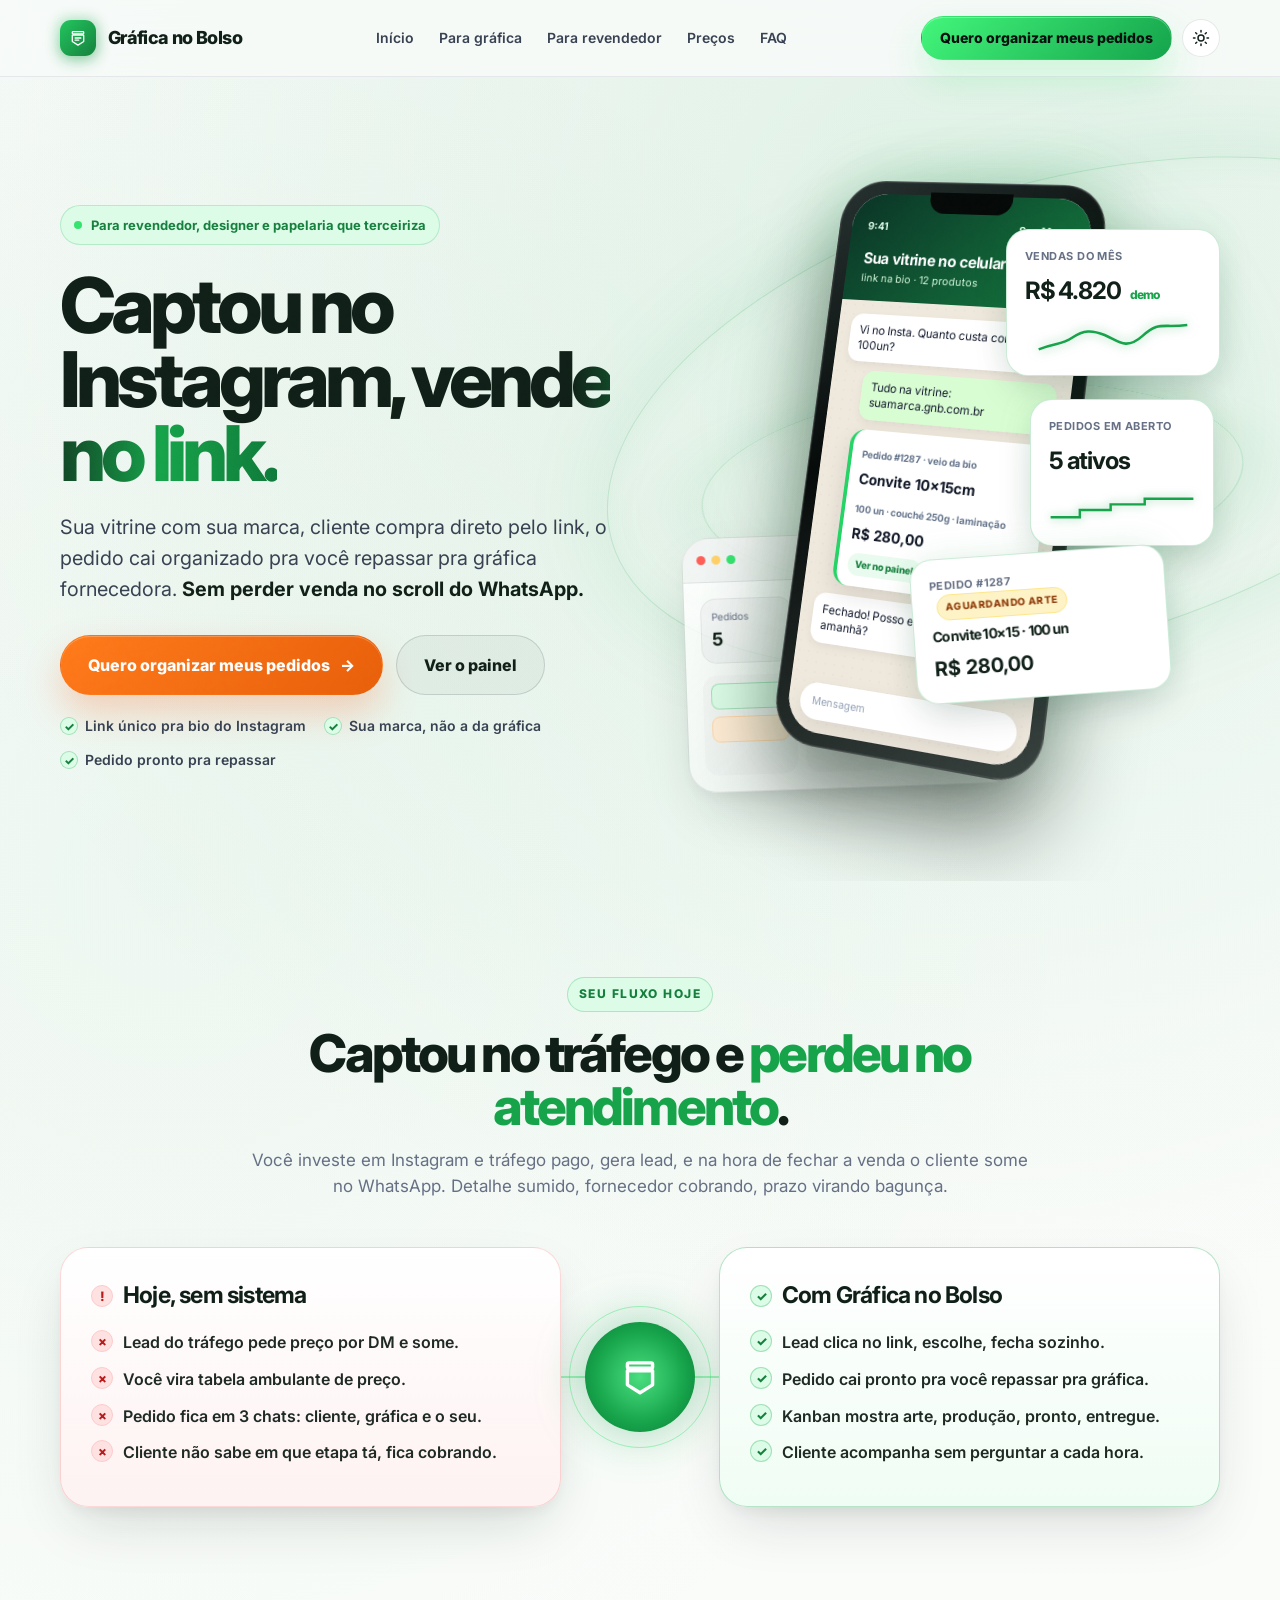
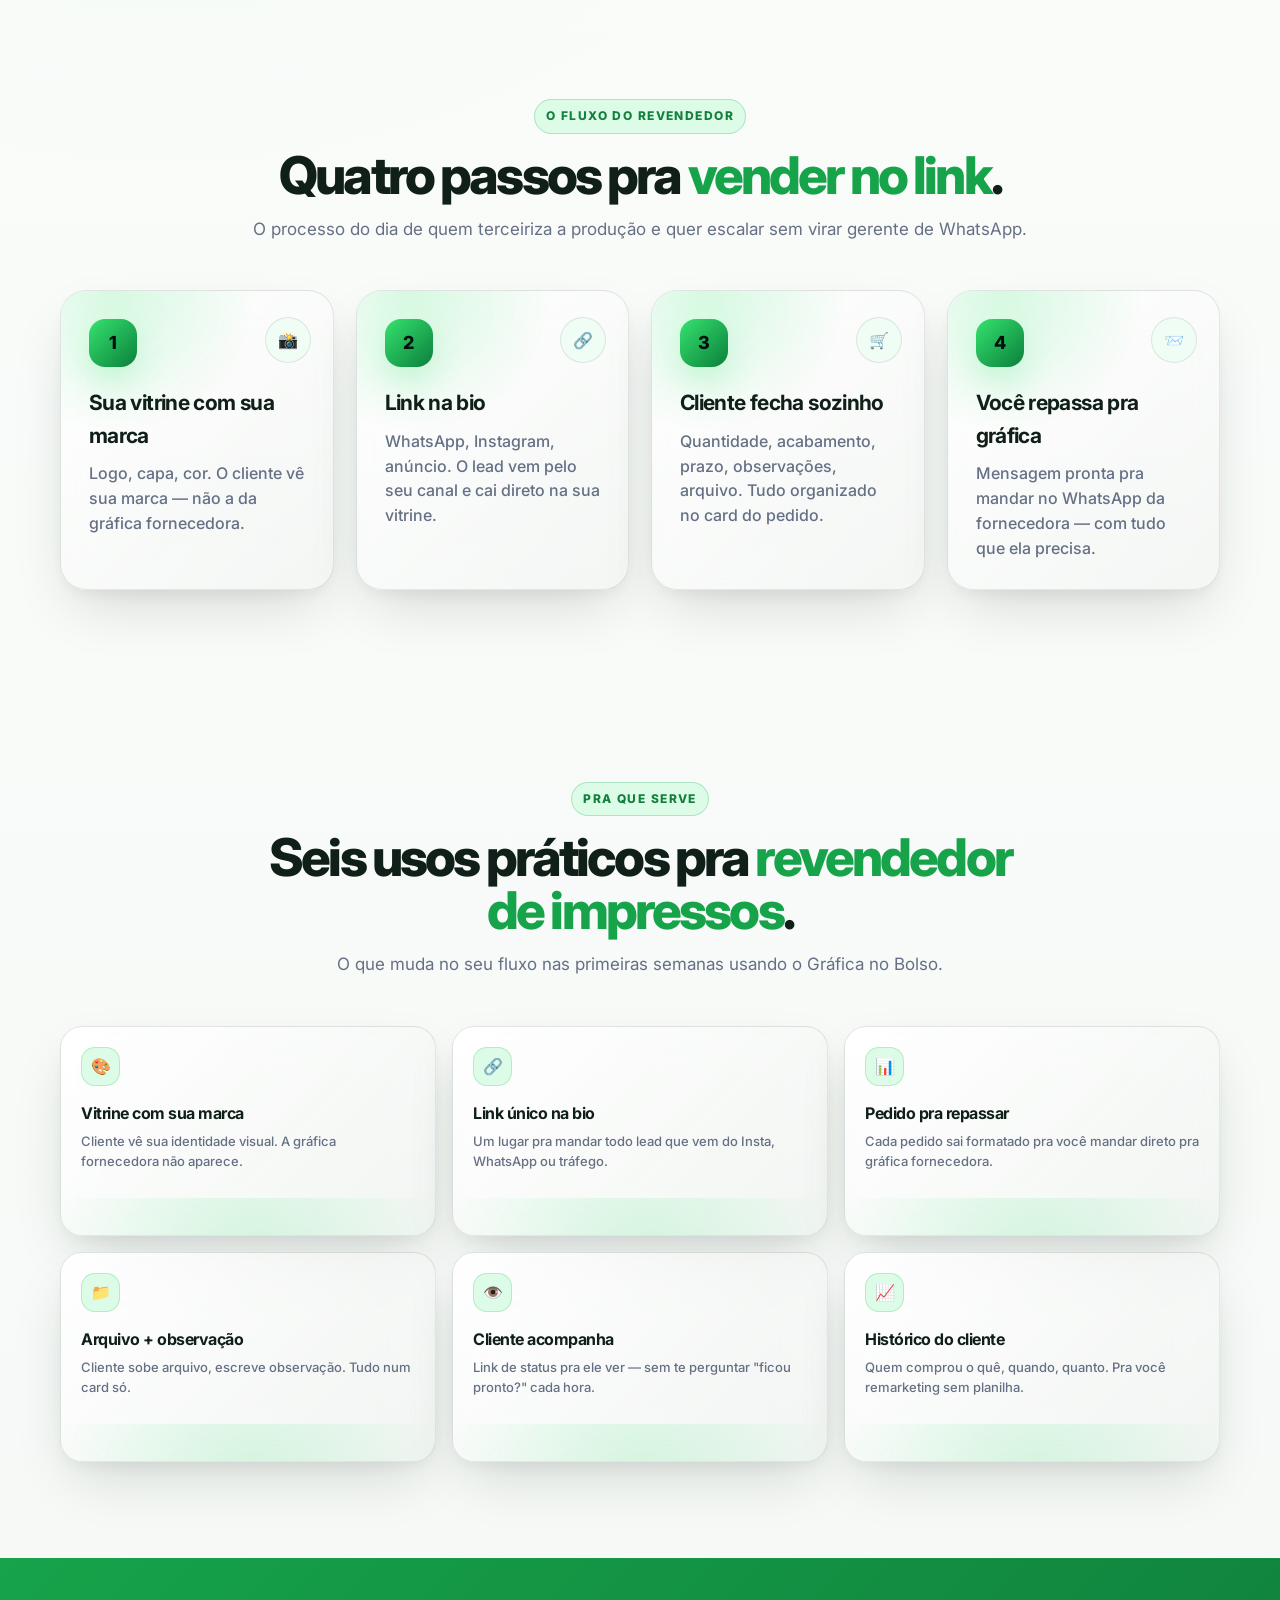
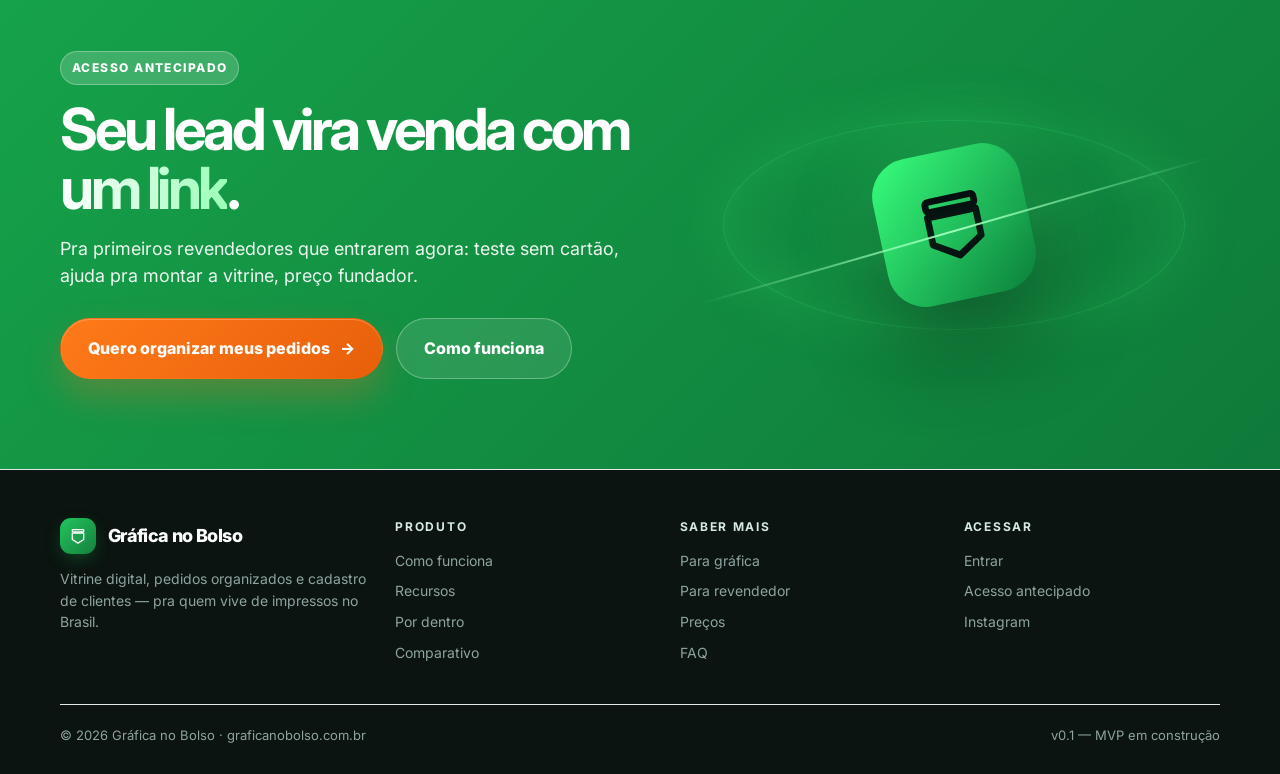
<file: revendedor.html>
<!doctype html>
<html lang="pt-BR">
<head>
  <meta charset="utf-8" />
  <meta name="viewport" content="width=device-width, initial-scale=1" />
  <meta name="theme-color" content="#020f0d" media="(prefers-color-scheme: dark)" />
  <meta name="theme-color" content="#F7FAF8" media="(prefers-color-scheme: light)" />
  <title>Para revendedor — Gráfica no Bolso</title>
  <meta name="description" content="Capta no Instagram, vende pelo link, terceiriza a produção. A vitrine com sua marca, pedido organizado, gráfica fornecedora cuida do resto." />
  <meta property="og:type" content="website" />
  <meta property="og:locale" content="pt_BR" />
  <meta property="og:site_name" content="Gráfica no Bolso" />
  <meta property="og:url" content="https://graficanobolso.com.br/revendedor" />
  <meta property="og:title" content="Para revendedor — Gráfica no Bolso" />
  <meta property="og:description" content="Capta no tráfego, cliente compra na sua vitrine, terceiriza a produção." />
  <meta property="og:image" content="https://graficanobolso.com.br/icon.svg" />
  <link rel="canonical" href="https://graficanobolso.com.br/revendedor" />
  <link rel="icon" type="image/svg+xml" href="icon.svg?v=v7-10" />
  <link rel="preconnect" href="https://fonts.googleapis.com" />
  <link rel="preconnect" href="https://fonts.gstatic.com" crossorigin />
  <link rel="preload" as="style" href="styles.css?v=v7-10" />
  <link href="https://fonts.googleapis.com/css2?family=Inter:wght@400;500;600;700;800;900&display=swap" rel="stylesheet" />
  <link rel="stylesheet" href="styles.css?v=v7-10" />
</head>
<body>
  <a class="skip-link" href="#top">Pular para o conteúdo</a>
  <div class="noise" aria-hidden="true"></div>

  <header>
    <div class="container nav">
      <a href="/" class="brand" aria-label="Gráfica no Bolso">
        <span class="brand-mark" aria-hidden="true">
          <svg viewBox="0 0 28 28" fill="none" stroke="currentColor" stroke-linecap="round" stroke-linejoin="round">
            <rect x="6" y="5" width="16" height="3.4" rx="1"/>
            <path d="M6 10h16v9l-8 5-8-5z"/>
            <path d="M10 14h8M10 17h5"/>
          </svg>
        </span>
        Gráfica no Bolso
      </a>
      <ul class="nav-links">
        <li><a href="/">Início</a></li>
        <li><a href="/grafica">Para gráfica</a></li>
        <li><a href="/revendedor">Para revendedor</a></li>
        <li><a href="/precos">Preços</a></li>
        <li><a href="/faq">FAQ</a></li>
      </ul>
      <div class="nav-actions">
        <a class="btn btn-sm btn-green" href="/#cta">Quero organizar meus pedidos</a>
        <button class="theme-toggle" id="themeToggle" aria-label="Alternar Modo Papel / Modo Noite" title="Modo Papel / Modo Noite" type="button">
          <svg class="moon" viewBox="0 0 24 24" fill="none" stroke="currentColor" stroke-width="2" stroke-linecap="round" stroke-linejoin="round" aria-hidden="true"><path d="M21 12.79A9 9 0 1 1 11.21 3 7 7 0 0 0 21 12.79z"/></svg>
          <svg class="sun" viewBox="0 0 24 24" fill="none" stroke="currentColor" stroke-width="2" stroke-linecap="round" stroke-linejoin="round" aria-hidden="true"><circle cx="12" cy="12" r="4"/><path d="M12 2v2M12 20v2M4.93 4.93l1.41 1.41M17.66 17.66l1.41 1.41M2 12h2M20 12h2M4.93 19.07l1.41-1.41M17.66 6.34l1.41-1.41"/></svg>
        </button>
        <button class="nav-toggle" id="navToggle" aria-label="Abrir menu" aria-expanded="false" aria-controls="mobileMenu" type="button"><span class="bar"></span></button>
      </div>
    </div>
    <nav class="mobile-menu" id="mobileMenu" aria-label="Menu mobile">
      <a href="/">Início</a>
      <a href="/grafica">Para gráfica</a>
      <a href="/revendedor">Para revendedor</a>
      <a href="/precos">Preços</a>
      <a href="/faq">FAQ</a>
      <div class="mm-actions">
        <a class="btn btn-md btn-green" href="/#cta">Quero organizar meus pedidos</a>
      </div>
    </nav>
  </header>

  <main id="top">

    <section class="hero">
      <div class="container hero-grid">
        <div class="hero-copy reveal">
          <span class="eyebrow"><span class="pulse"></span> Para revendedor, designer e papelaria que terceiriza</span>
          <h1>Captou no Instagram, <span class="grad">vende no link.</span></h1>
          <p class="lead">Sua vitrine com sua marca, cliente compra direto pelo link, o pedido cai organizado pra você repassar pra gráfica fornecedora. <strong>Sem perder venda no scroll do WhatsApp.</strong></p>
          <div class="cta-row">
            <a class="btn btn-lg btn-orange" href="/#cta">Quero organizar meus pedidos <span class="arrow">→</span></a>
            <a class="btn btn-lg btn-ghost" href="/#produto">Ver o painel</a>
          </div>
          <div class="microproof">
            <span><i class="check">✓</i> Link único pra bio do Instagram</span>
            <span><i class="check">✓</i> Sua marca, não a da gráfica</span>
            <span><i class="check">✓</i> Pedido pronto pra repassar</span>
          </div>
        </div>
        <div class="stage reveal">
          <div class="ring"></div>
          <div class="phone" data-parallax="-12">
            <div class="phone-screen">
              <div class="phone-head">
                <div class="mini-top"><span>9:41</span><span>Sua Marca</span></div>
                <h3>Sua vitrine no celular</h3>
                <p>link na bio · 12 produtos</p>
              </div>
              <div class="chat">
                <div class="msg left">Vi no Insta. Quanto custa convite 100un?</div>
                <div class="msg right">Tudo na vitrine: suamarca.gnb.com.br</div>
                <div class="quote-card">
                  <small>Pedido #1287 · veio da bio</small>
                  <b>Convite 10×15cm</b>
                  <small>100 un · couché 250g · laminação</small>
                  <b>R$ 280,00</b>
                  <span>Ver no painel</span>
                </div>
                <div class="msg left">Fechado! Posso enviar a arte amanhã?</div>
              </div>
              <div class="phone-input">Mensagem</div>
            </div>
          </div>
          <div class="float-card revenue" data-parallax="18">
            <small>Vendas do mês</small>
            <b>R$ 4.820 <em>demo</em></b>
            <div class="chart"><svg viewBox="0 0 180 45"><path d="M2 36 C22 28 29 31 42 22 S65 13 80 19 S105 38 125 20 S148 11 178 7"/></svg></div>
          </div>
          <div class="float-card orders" data-parallax="10">
            <small>Pedidos em aberto</small>
            <b>5 ativos</b>
            <div class="chart"><svg viewBox="0 0 180 45"><path d="M2 34 L38 34 L38 25 L76 25 L76 18 L118 18 L118 11 L178 11"/></svg></div>
          </div>
          <div class="float-card order-pop" data-parallax="-16">
            <small>Pedido #1287 <span class="badge">Aguardando arte</span></small>
            <b>Convite 10×15 · 100 un</b>
            <strong>R$ 280,00</strong>
          </div>
          <div class="dash-mini glass" data-parallax="8">
            <div class="dash-mini-top"><div class="dots"><i></i><i></i><i></i></div><span class="live">demo</span></div>
            <div class="dash-mini-body">
              <div class="dash-mini-grid">
                <div class="mini-stat"><small>Pedidos</small><b>5</b></div>
                <div class="mini-stat"><small>Clientes</small><b>38</b></div>
                <div class="mini-stat"><small>Mês</small><b>R$4,8k</b></div>
              </div>
              <div class="mini-kanban">
                <div class="mini-col"><div class="mini-task"></div><div class="mini-task orange"></div></div>
                <div class="mini-col"><div class="mini-task"></div><div class="mini-task"></div></div>
                <div class="mini-col"><div class="mini-task orange"></div><div class="mini-task"></div></div>
              </div>
            </div>
          </div>
        </div>
      </div>
    </section>

    <section>
      <div class="container">
        <div class="section-head reveal">
          <div class="kicker">Seu fluxo hoje</div>
          <h2>Captou no tráfego e <span>perdeu no atendimento</span>.</h2>
          <p>Você investe em Instagram e tráfego pago, gera lead, e na hora de fechar a venda o cliente some no WhatsApp. Detalhe sumido, fornecedor cobrando, prazo virando bagunça.</p>
        </div>
        <div class="problem-solution reveal">
          <div class="ps-card bad-card glass">
            <h3><span class="bad">!</span> Hoje, sem sistema</h3>
            <ul>
              <li><span class="bad">×</span> Lead do tráfego pede preço por DM e some.</li>
              <li><span class="bad">×</span> Você vira tabela ambulante de preço.</li>
              <li><span class="bad">×</span> Pedido fica em 3 chats: cliente, gráfica e o seu.</li>
              <li><span class="bad">×</span> Cliente não sabe em que etapa tá, fica cobrando.</li>
            </ul>
          </div>
          <div class="ps-core">
            <div class="connector"></div>
            <svg viewBox="0 0 28 28" fill="none" stroke="currentColor" stroke-linecap="round" stroke-linejoin="round" stroke-width="2.2"><rect x="6" y="5" width="16" height="3.4" rx="1"/><path d="M6 10h16v9l-8 5-8-5z"/></svg>
          </div>
          <div class="ps-card good-card glass">
            <h3><span class="good">✓</span> Com Gráfica no Bolso</h3>
            <ul>
              <li><span class="good">✓</span> Lead clica no link, escolhe, fecha sozinho.</li>
              <li><span class="good">✓</span> Pedido cai pronto pra você repassar pra gráfica.</li>
              <li><span class="good">✓</span> Kanban mostra arte, produção, pronto, entregue.</li>
              <li><span class="good">✓</span> Cliente acompanha sem perguntar a cada hora.</li>
            </ul>
          </div>
        </div>
      </div>
    </section>

    <section>
      <div class="container">
        <div class="section-head reveal">
          <div class="kicker">O fluxo do revendedor</div>
          <h2>Quatro passos pra <span>vender no link</span>.</h2>
          <p>O processo do dia de quem terceiriza a produção e quer escalar sem virar gerente de WhatsApp.</p>
        </div>
        <div class="steps">
          <article class="step glass reveal">
            <div class="step-icon">📸</div>
            <div class="step-num">1</div>
            <h3>Sua vitrine com sua marca</h3>
            <p>Logo, capa, cor. O cliente vê sua marca — não a da gráfica fornecedora.</p>
          </article>
          <article class="step glass reveal">
            <div class="step-icon">🔗</div>
            <div class="step-num">2</div>
            <h3>Link na bio</h3>
            <p>WhatsApp, Instagram, anúncio. O lead vem pelo seu canal e cai direto na sua vitrine.</p>
          </article>
          <article class="step glass reveal">
            <div class="step-icon">🛒</div>
            <div class="step-num">3</div>
            <h3>Cliente fecha sozinho</h3>
            <p>Quantidade, acabamento, prazo, observações, arquivo. Tudo organizado no card do pedido.</p>
          </article>
          <article class="step glass reveal">
            <div class="step-icon">📨</div>
            <div class="step-num">4</div>
            <h3>Você repassa pra gráfica</h3>
            <p>Mensagem pronta pra mandar no WhatsApp da fornecedora — com tudo que ela precisa.</p>
          </article>
        </div>
      </div>
    </section>

    <section>
      <div class="container">
        <div class="section-head reveal">
          <div class="kicker">Pra que serve</div>
          <h2>Seis usos práticos pra <span>revendedor de impressos</span>.</h2>
          <p>O que muda no seu fluxo nas primeiras semanas usando o Gráfica no Bolso.</p>
        </div>
        <div class="features">
          <article class="feature glass reveal"><div class="feature-icon">🎨</div><h3>Vitrine com sua marca</h3><p>Cliente vê sua identidade visual. A gráfica fornecedora não aparece.</p></article>
          <article class="feature glass reveal"><div class="feature-icon">🔗</div><h3>Link único na bio</h3><p>Um lugar pra mandar todo lead que vem do Insta, WhatsApp ou tráfego.</p></article>
          <article class="feature glass reveal"><div class="feature-icon">📊</div><h3>Pedido pra repassar</h3><p>Cada pedido sai formatado pra você mandar direto pra gráfica fornecedora.</p></article>
          <article class="feature glass reveal"><div class="feature-icon">📁</div><h3>Arquivo + observação</h3><p>Cliente sobe arquivo, escreve observação. Tudo num card só.</p></article>
          <article class="feature glass reveal"><div class="feature-icon">👁️</div><h3>Cliente acompanha</h3><p>Link de status pra ele ver — sem te perguntar "ficou pronto?" cada hora.</p></article>
          <article class="feature glass reveal"><div class="feature-icon">📈</div><h3>Histórico do cliente</h3><p>Quem comprou o quê, quando, quanto. Pra você remarketing sem planilha.</p></article>
        </div>
      </div>
    </section>

    <section class="final-cta" id="cta">
      <div class="container cta-box">
        <div>
          <div class="kicker">Acesso antecipado</div>
          <h2>Seu lead vira venda com <span class="grad">um link</span>.</h2>
          <p>Pra primeiros revendedores que entrarem agora: teste sem cartão, ajuda pra montar a vitrine, preço fundador.</p>
          <div class="cta-row">
            <a class="btn btn-lg btn-orange" href="https://app.graficanobolso.com.br/login">Quero organizar meus pedidos <span class="arrow">→</span></a>
            <a class="btn btn-lg btn-ghost" href="/#funciona">Como funciona</a>
          </div>
        </div>
        <div class="cta-orb">
          <div class="cube">
            <svg viewBox="0 0 28 28" fill="none" stroke="currentColor" stroke-linecap="round" stroke-linejoin="round" stroke-width="2.2"><rect x="6" y="5" width="16" height="3.4" rx="1"/><path d="M6 10h16v9l-8 5-8-5z"/></svg>
          </div>
        </div>
      </div>
    </section>
  </main>

  <footer>
    <div class="container">
      <div class="footer-grid">
        <div>
          <div class="brand">
            <span class="brand-mark" aria-hidden="true"><svg viewBox="0 0 28 28" fill="none" stroke="currentColor" stroke-linecap="round" stroke-linejoin="round"><rect x="6" y="5" width="16" height="3.4" rx="1"/><path d="M6 10h16v9l-8 5-8-5z"/></svg></span>
            Gráfica no Bolso
          </div>
          <p>Vitrine digital, pedidos organizados e cadastro de clientes — pra quem vive de impressos no Brasil.</p>
        </div>
        <div>
          <h4>Produto</h4>
          <a href="/#funciona">Como funciona</a>
          <a href="/#recursos">Recursos</a>
          <a href="/#produto">Por dentro</a>
          <a href="/#comparativo">Comparativo</a>
        </div>
        <div>
          <h4>Saber mais</h4>
          <a href="/grafica">Para gráfica</a>
          <a href="/revendedor">Para revendedor</a>
          <a href="/precos">Preços</a>
          <a href="/faq">FAQ</a>
        </div>
        <div>
          <h4>Acessar</h4>
          <a href="https://app.graficanobolso.com.br/login">Entrar</a>
          <a href="/#cta">Acesso antecipado</a>
          <a href="https://www.instagram.com/graficanobolso/" target="_blank" rel="noopener">Instagram</a>
        </div>
      </div>
      <div class="footer-bottom">
        <span>© 2026 Gráfica no Bolso · graficanobolso.com.br</span>
        <span>v0.1 — MVP em construção</span>
      </div>
    </div>
  </footer>

  <a class="floating-cta" id="floatingCta" href="/#cta" aria-hidden="true">
    <span class="floating-cta-icon" aria-hidden="true">
      <svg viewBox="0 0 24 24" fill="none" stroke="currentColor" stroke-width="2.2" stroke-linecap="round" stroke-linejoin="round"><path d="M3 12h18M13 6l6 6-6 6"/></svg>
    </span>
    <span class="floating-cta-copy">
      <strong>Quero organizar meus pedidos</strong>
      <span>acesso antecipado · sem cartão</span>
    </span>
  </a>

  <script src="script.js?v=v7-10" defer></script>
</body>
</html>
</file>
<file: styles.css>
/* ============================================================
   Gráfica no Bolso — LP V7 (dark default + light toggle)
   Base: protótipo Tech + Comportamental V4
   Adições: 4 promessas, comparativo refinado, scrollbar verde
   ============================================================ */

:root{
  --bg:#020f0d;
  --bg2:#061b16;
  --ink:#f8fafc;
  --muted:#9fb4b0;
  --muted2:#6f8581;
  --green:#35e36f;
  --green2:#16a34a;
  --green3:#0b7f3b;
  --orange:#ff6b2b;
  --orange2:#f25318;
  --red:#ff5e57;
  --yellow:#ffd166;
  --line:rgba(255,255,255,.12);
  --line-soft:rgba(255,255,255,.08);
  --line-green:rgba(53,227,111,.25);
  --glass:rgba(255,255,255,.07);
  --glass-2:rgba(255,255,255,.045);
  --glass-strong:rgba(255,255,255,.115);
  --surface-1:rgba(255,255,255,.055);
  --surface-2:rgba(255,255,255,.08);
  --shadow:0 34px 90px rgba(0,0,0,.46);
  --radius:28px;
  --text-soft:#c4d4d1;
  --text-dim:#b5c7c4;
  --text-dimmer:#a7bdb9;
  --topbar-bg:rgba(4,20,16,.78);
  --header-bg:rgba(2,15,13,.76);
  --footer-bg:#020b0a;
  --aurora-1:rgba(53,227,111,.10);
  --aurora-2:rgba(255,107,43,.06);
  --grid-line:rgba(255,255,255,.055);
  --body-grad-1:rgba(53,227,111,.23);
  --body-grad-2:rgba(121,255,225,.11);
  --body-base-1:#020f0d;
  --body-base-2:#041410;
  --body-base-3:#061711;
}

/* Light theme — "Modo Papel" via data-theme="light"
   Paleta inspirada em papel digital (off-white) pra combinar
   com identidade de gráfica. NÃO branco puro (cansa o olho). */
[data-theme="light"]{
  --bg:#F7FAF8;
  --bg2:#FFFFFF;
  --ink:#102018;
  --muted:#667085;
  --muted2:#94A3B8;
  --line:rgba(16,32,24,.10);
  --line-soft:#E5E7EB;
  --line-green:rgba(22,163,74,.30);
  --glass:rgba(16,32,24,.04);
  --glass-2:rgba(16,32,24,.02);
  --glass-strong:rgba(255,255,255,.92);
  --surface-1:#FFFFFF;
  --surface-2:#F7FAF8;
  --shadow:0 24px 60px -16px rgba(16,32,24,.18),0 8px 18px -4px rgba(16,32,24,.06);
  --text-soft:#1F2A24;
  --text-dim:#374151;
  --text-dimmer:#667085;
  --topbar-bg:rgba(16,32,24,.95);
  --header-bg:rgba(247,250,248,.92);
  --footer-bg:#0B1410;
  --aurora-1:rgba(22,163,74,.07);
  --aurora-2:rgba(255,122,26,.05);
  --grid-line:rgba(22,163,74,.04);
  --body-grad-1:rgba(22,163,74,.10);
  --body-grad-2:rgba(22,163,74,.05);
  --body-base-1:#F7FAF8;
  --body-base-2:#FAFCFA;
  --body-base-3:#F4F8F5;
  /* Cores específicas sugeridas pelo fundador */
  --green2:#16A34A;
  --green3:#0F7A3A;
  --orange:#FF7A1A;
  --orange2:#E85F0A;
}

/* ============================================================
   Reset + base
   ============================================================ */

*{box-sizing:border-box;margin:0;padding:0}
html{
  scroll-behavior:smooth;
  background:var(--bg);
  scrollbar-width:thin;
  scrollbar-color:var(--green) transparent;
}
body{
  font-family:Inter,system-ui,-apple-system,BlinkMacSystemFont,"Segoe UI",sans-serif;
  color:var(--ink);
  background:
    radial-gradient(circle at 75% 6%,var(--body-grad-1),transparent 28%),
    radial-gradient(circle at 13% 22%,var(--body-grad-2),transparent 28%),
    linear-gradient(180deg,var(--body-base-1) 0%,var(--body-base-2) 38%,var(--body-base-3) 100%);
  min-height:100vh;
  line-height:1.55;
  overflow-x:hidden;
  -webkit-font-smoothing:antialiased;
  transition:background .3s ease,color .3s ease;
}
a{color:inherit;text-decoration:none}
button,input{font:inherit}
.container{width:min(1180px,calc(100% - 120px));margin:0 auto}

/* ============================================================
   Acessibilidade — skip-link + focus-visible global
   ============================================================ */
.skip-link{
  position:absolute;left:-9999px;top:auto;
  width:1px;height:1px;overflow:hidden;
  background:var(--green);color:#04100f;
  padding:12px 18px;border-radius:0 0 12px 12px;
  font-weight:800;font-size:14px;
  z-index:9999;
}
.skip-link:focus{
  left:50%;top:0;
  transform:translateX(-50%);
  width:auto;height:auto;overflow:visible;
  outline:3px solid #FFFFFF;
  box-shadow:0 6px 20px rgba(0,0,0,.30);
}
*:focus{outline:none}
*:focus-visible{
  outline:2px solid var(--green);
  outline-offset:3px;
  border-radius:6px;
}
.btn:focus-visible,.theme-toggle:focus-visible,.nav-toggle:focus-visible{
  outline:2px solid var(--green);
  outline-offset:3px;
}

/* Scrollbar verde personalizada */
*::-webkit-scrollbar{width:10px;height:10px}
*::-webkit-scrollbar-track{background:transparent}
*::-webkit-scrollbar-thumb{
  background:linear-gradient(180deg,var(--green),var(--green3));
  border-radius:99px;
  border:2px solid var(--bg);
}
*::-webkit-scrollbar-thumb:hover{background:linear-gradient(180deg,#22c55e,#0b7f3b)}
*::-webkit-scrollbar-corner{background:transparent}

/* Grid pattern de fundo */
body::before{
  content:"";
  position:fixed;
  inset:0;
  pointer-events:none;
  opacity:.2;
  background-image:
    linear-gradient(var(--grid-line) 1px,transparent 1px),
    linear-gradient(90deg,var(--grid-line) 1px,transparent 1px);
  background-size:58px 58px;
  mask-image:linear-gradient(180deg,black,transparent 76%);
  z-index:-4;
}

/* Aurora cônica rotacionando */
body::after{
  content:"";
  position:fixed;
  inset:-22%;
  background:conic-gradient(from 120deg at 50% 50%,transparent,var(--aurora-1),transparent,var(--aurora-2),transparent);
  filter:blur(38px);
  animation:aurora 18s linear infinite;
  pointer-events:none;
  z-index:-5;
}
@keyframes aurora{to{transform:rotate(360deg)}}

/* Noise overlay */
.noise{
  position:fixed;
  inset:0;
  z-index:99;
  pointer-events:none;
  opacity:.04;
  background-image:url("data:image/svg+xml,%3Csvg viewBox='0 0 160 160' xmlns='http://www.w3.org/2000/svg'%3E%3Cfilter id='n'%3E%3CfeTurbulence type='fractalNoise' baseFrequency='.8' numOctaves='3' stitchTiles='stitch'/%3E%3C/filter%3E%3Crect width='100%25' height='100%25' filter='url(%23n)'/%3E%3C/svg%3E");
  mix-blend-mode:overlay;
}
[data-theme="light"] .noise{opacity:.025}

/* ============================================================
   Glass utility
   ============================================================ */
.glass{
  background:linear-gradient(135deg,var(--glass-strong),var(--glass-2));
  border:1px solid var(--line);
  box-shadow:var(--shadow);
  backdrop-filter:blur(22px);
  -webkit-backdrop-filter:blur(22px);
}

/* ============================================================
   Topbar
   ============================================================ */
.topbar{
  position:relative;
  z-index:20;
  text-align:center;
  padding:10px 16px;
  background:var(--topbar-bg);
  border-bottom:1px solid var(--line-green);
  color:var(--text-dim);
  font-size:13px;
  font-weight:600;
  transition:background .3s ease;
}
.topbar strong{color:#9cffb8}
[data-theme="light"] .topbar{color:#E5E7EB}
[data-theme="light"] .topbar strong{color:#7CFFA1}

/* ============================================================
   Header / nav
   ============================================================ */
header{
  position:sticky;
  top:0;
  z-index:50;
  background:var(--header-bg);
  border-bottom:1px solid var(--line-soft);
  backdrop-filter:blur(24px);
  -webkit-backdrop-filter:blur(24px);
  transition:background .3s ease,border-color .3s ease,box-shadow .25s ease;
}
header.is-scrolled{box-shadow:0 6px 22px -10px rgba(0,0,0,.30)}
[data-theme="light"] header.is-scrolled{box-shadow:0 6px 22px -10px rgba(17,24,39,.16)}
.nav{height:76px;display:flex;align-items:center;justify-content:space-between;gap:24px}
.brand{display:flex;align-items:center;gap:12px;font-weight:800;font-size:18px;letter-spacing:-.035em;color:var(--ink)}
.brand-mark{
  width:36px;height:36px;border-radius:11px;
  display:grid;place-items:center;
  background:linear-gradient(135deg,#22c55e,#15803d);
  color:#FFFFFF;
  box-shadow:0 6px 18px -4px rgba(22,163,74,.45);
  transition:transform .3s ease;
}
.brand:hover .brand-mark{transform:rotate(-4deg) scale(1.05)}
.brand-mark svg{width:20px;height:20px;stroke-width:1.8}
.nav-links{display:flex;align-items:center;gap:25px;list-style:none;color:var(--text-dim);font-size:14px;font-weight:600}
.nav-links a{position:relative;padding:8px 0}
.nav-links a::after{
  content:"";position:absolute;left:0;right:100%;bottom:0;
  height:2px;background:var(--green);transition:.25s ease;
}
.nav-links a:hover{color:var(--ink)}
.nav-links a:hover::after{right:0}
.nav-actions{display:flex;align-items:center;gap:10px}

/* Theme toggle (sol/lua) — ambos absolute centralizados pra perfect overlap */
.theme-toggle{
  width:38px;height:38px;border-radius:999px;
  background:var(--surface-1);color:var(--ink);
  border:1px solid var(--line);
  cursor:pointer;
  display:inline-block;
  transition:all .2s ease;
  position:relative;flex-shrink:0;
  padding:0;
}
.theme-toggle:hover{transform:translateY(-1px);border-color:var(--green);color:var(--green)}
.theme-toggle svg{
  position:absolute;
  top:50%;left:50%;
  width:18px;height:18px;
  transition:opacity .25s ease,transform .35s ease;
}
.theme-toggle .moon{
  opacity:1;
  transform:translate(-50%,-50%) rotate(0) scale(1);
}
.theme-toggle .sun{
  opacity:0;
  transform:translate(-50%,-50%) rotate(-45deg) scale(.6);
}
[data-theme="light"] .theme-toggle .moon{
  opacity:0;
  transform:translate(-50%,-50%) rotate(45deg) scale(.6);
}
[data-theme="light"] .theme-toggle .sun{
  opacity:1;
  transform:translate(-50%,-50%) rotate(0) scale(1);
}

/* Hamburguer */
.nav-toggle{
  display:none;
  width:42px;height:42px;
  background:var(--surface-1);color:var(--ink);
  border:1px solid var(--line);border-radius:10px;
  cursor:pointer;position:relative;
  transition:.2s ease;
}
.nav-toggle:hover{border-color:var(--green)}
.nav-toggle::before,.nav-toggle::after,.nav-toggle .bar{
  content:"";position:absolute;left:50%;top:50%;
  width:18px;height:2px;background:currentColor;border-radius:1px;
  transform:translate(-50%,-50%);
  transition:transform .26s cubic-bezier(.4,0,.2,1),opacity .2s ease;
}
.nav-toggle::before{transform:translate(-50%,calc(-50% - 6px))}
.nav-toggle::after{transform:translate(-50%,calc(-50% + 6px))}
.nav-toggle[aria-expanded="true"]::before{transform:translate(-50%,-50%) rotate(45deg)}
.nav-toggle[aria-expanded="true"]::after{transform:translate(-50%,-50%) rotate(-45deg)}
.nav-toggle[aria-expanded="true"] .bar{opacity:0}

/* Mobile menu drawer */
.mobile-menu{
  position:fixed;top:118px;left:0;right:0;
  background:var(--header-bg);
  backdrop-filter:blur(20px);-webkit-backdrop-filter:blur(20px);
  border-bottom:1px solid var(--line);
  padding:14px 22px 18px;
  box-shadow:var(--shadow);
  transform:translateY(-12px);opacity:0;pointer-events:none;
  transition:opacity .24s ease,transform .24s ease;
  z-index:49;
}
.mobile-menu.is-open{transform:translateY(0);opacity:1;pointer-events:auto}
.mobile-menu a:not(.btn){
  display:block;padding:12px 4px;
  font-size:1rem;font-weight:600;color:var(--ink);
  border-bottom:1px solid var(--line-soft);
}
.mobile-menu a:not(.btn):last-of-type{border-bottom:none}
.mobile-menu .mm-actions{display:flex;gap:8px;margin-top:14px}
.mobile-menu .mm-actions .btn{flex:1;justify-content:center;text-align:center}

/* ============================================================
   Botões
   ============================================================ */
.btn{
  display:inline-flex;align-items:center;justify-content:center;gap:10px;
  border-radius:999px;border:1px solid transparent;
  font-weight:800;white-space:nowrap;cursor:pointer;
  transition:.22s cubic-bezier(.2,.8,.2,1);
  position:relative;overflow:hidden;
}
.btn::before{
  content:"";position:absolute;inset:0;translate:-125% 0;
  background:linear-gradient(90deg,transparent,rgba(255,255,255,.26),transparent);
  transition:.62s ease;
}
.btn:hover::before{translate:125% 0}
.btn-sm{padding:10px 18px;font-size:14px}
.btn-md{padding:14px 22px;font-size:15px}
.btn-lg{padding:17px 27px;font-size:16px}
.btn-orange{background:linear-gradient(135deg,var(--orange),var(--orange2));color:white;box-shadow:0 18px 36px rgba(255,107,43,.28),inset 0 1px rgba(255,255,255,.24)}
.btn-green{background:linear-gradient(135deg,#42f67a,#14a34b);color:#04100f;box-shadow:0 18px 36px rgba(53,227,111,.22),inset 0 1px rgba(255,255,255,.32)}
.btn-ghost{background:rgba(255,255,255,.065);border-color:rgba(255,255,255,.16);color:#e8fff0}
[data-theme="light"] .btn-ghost{background:rgba(17,24,39,.04);border-color:rgba(17,24,39,.14);color:var(--ink)}
.btn:hover{transform:translateY(-2px)}
.arrow{transition:.2s ease}
.btn:hover .arrow{transform:translateX(4px)}

/* ============================================================
   Hero
   ============================================================ */
.hero{position:relative;padding:86px 0 68px;overflow:hidden}
.hero::before{
  content:"";position:absolute;
  right:-8%;top:8%;width:760px;height:560px;
  background:radial-gradient(circle,rgba(53,227,111,.21),transparent 63%);
  filter:blur(18px);pointer-events:none;
}
[data-theme="light"] .hero::before{background:radial-gradient(circle,rgba(22,163,74,.12),transparent 63%)}
.hero::after{
  content:"";position:absolute;
  left:50%;top:13%;width:930px;height:460px;
  border:1px solid rgba(53,227,111,.16);border-radius:50%;
  transform:translateX(-5%) rotate(-16deg);
  box-shadow:0 0 90px rgba(53,227,111,.12),inset 0 0 42px rgba(53,227,111,.07);
  pointer-events:none;
}
[data-theme="light"] .hero::after{
  border-color:rgba(22,163,74,.20);
  box-shadow:0 0 90px rgba(22,163,74,.10),inset 0 0 42px rgba(22,163,74,.06);
}
.hero-grid{
  position:relative;z-index:2;
  display:grid;grid-template-columns:minmax(0,1.03fr) minmax(450px,.97fr);
  gap:56px;align-items:center;
}

.eyebrow{
  display:inline-flex;align-items:center;gap:9px;
  margin-bottom:24px;padding:9px 13px;border-radius:999px;
  background:rgba(53,227,111,.10);color:#a7ffc0;
  border:1px solid rgba(53,227,111,.24);
  box-shadow:0 0 36px rgba(53,227,111,.08);
  font-size:13px;font-weight:700;
}
[data-theme="light"] .eyebrow{background:#DCFCE7;color:#15803D;border-color:rgba(22,163,74,.20);box-shadow:none}
.pulse{
  width:8px;height:8px;border-radius:50%;background:var(--green);
  box-shadow:0 0 0 0 rgba(53,227,111,.65);
  animation:pulse 1.8s infinite;
}
@keyframes pulse{70%{box-shadow:0 0 0 9px rgba(53,227,111,0)}100%{box-shadow:0 0 0 0 rgba(53,227,111,0)}}

h1{
  font-size:clamp(44px,6vw,78px);
  line-height:.96;font-weight:800;letter-spacing:-.065em;
  max-width:780px;margin-bottom:22px;
  color:var(--ink);
}
.grad{
  background:linear-gradient(90deg,#fff,#e2fff0 38%,#36e970 72%,#a7ffc0);
  -webkit-background-clip:text;background-clip:text;color:transparent;
}
[data-theme="light"] .grad{
  background:linear-gradient(90deg,var(--ink),var(--ink) 38%,var(--green2) 72%,var(--green3));
  -webkit-background-clip:text;background-clip:text;color:transparent;
}
.lead{font-size:clamp(17px,1.55vw,20px);color:var(--text-dim);max-width:630px;margin-bottom:30px}
.lead strong{color:var(--ink)}
.cta-row{display:flex;align-items:center;gap:13px;flex-wrap:wrap;margin-bottom:20px}
.microproof{display:flex;flex-wrap:wrap;gap:12px 18px;color:var(--text-dim);font-size:14px;font-weight:600}
.microproof span{display:flex;align-items:center;gap:7px}
.check{
  width:18px;height:18px;display:grid;place-items:center;border-radius:50%;
  background:rgba(53,227,111,.16);color:#72ff9c;
  border:1px solid rgba(53,227,111,.25);
  font-size:12px;font-weight:800;font-style:normal;
}
[data-theme="light"] .check{background:#DCFCE7;color:#15803D;border-color:rgba(22,163,74,.30)}

.hero-metrics{
  display:grid;grid-template-columns:repeat(3,1fr);
  gap:12px;max-width:610px;margin-top:36px;
}
.metric{
  padding:17px 16px;border-radius:20px;
  background:var(--surface-1);border:1px solid var(--line);
  box-shadow:0 16px 44px rgba(0,0,0,.18);
  backdrop-filter:blur(16px);-webkit-backdrop-filter:blur(16px);
}
[data-theme="light"] .metric{box-shadow:0 6px 14px -4px rgba(17,24,39,.08)}
.metric b{display:block;font-size:28px;letter-spacing:-.05em;color:var(--ink);font-weight:800;font-variant-numeric:tabular-nums}
.metric span{display:block;color:var(--text-dimmer);font-size:12px;font-weight:600;margin-top:2px}

/* ============================================================
   Stage (phone + floats + ring)
   ============================================================ */
.stage{position:relative;height:650px;perspective:1200px}
.ring{
  position:absolute;right:-42px;top:94px;
  width:560px;height:420px;border-radius:50%;
  border:1px solid rgba(53,227,111,.22);
  transform:rotateX(63deg) rotateZ(-26deg);
  box-shadow:0 0 90px rgba(53,227,111,.16),inset 0 0 60px rgba(53,227,111,.08);
  animation:orbit 8s ease-in-out infinite alternate;
  pointer-events:none;
}
[data-theme="light"] .ring{border-color:rgba(22,163,74,.20);box-shadow:0 0 90px rgba(22,163,74,.10),inset 0 0 60px rgba(22,163,74,.06)}
@keyframes orbit{to{transform:rotateX(63deg) rotateZ(-18deg) translateY(18px)}}

.phone{
  position:absolute;right:142px;top:12px;
  width:282px;height:586px;border-radius:46px;padding:13px;
  background:linear-gradient(145deg,#26312f,#060b0a 40%,#38423f);
  border:1px solid rgba(255,255,255,.20);
  box-shadow:0 46px 90px rgba(0,0,0,.48),0 0 70px rgba(53,227,111,.17),inset 0 0 0 1px rgba(255,255,255,.06);
  transform:rotateZ(6deg) rotateY(-18deg) rotateX(4deg);
  animation:floatPhone 5.8s ease-in-out infinite;
  z-index:5;
}
@keyframes floatPhone{0%,100%{translate:0 0}50%{translate:0 -22px}}
.phone::before{
  content:"";position:absolute;
  top:10px;left:50%;width:88px;height:22px;
  border-radius:0 0 16px 16px;background:#050908;
  transform:translateX(-50%);z-index:3;
}
.phone-screen{height:100%;border-radius:36px;overflow:hidden;background:#f8faf7;color:#0f172a;position:relative}
.phone-head{background:linear-gradient(135deg,#0a3326,#157a3f);color:white;padding:26px 18px 15px}
.phone-head .mini-top{display:flex;justify-content:space-between;color:#ddfbe7;font-size:11px;font-weight:700;margin-bottom:13px}
.phone-head h3{font-size:16px;letter-spacing:-.02em}
.phone-head p{font-size:11px;color:#d8fadf}
.chat{
  padding:14px;background:#efe8dd;min-height:470px;
  background-image:radial-gradient(rgba(0,0,0,.025) 1px,transparent 1px);
  background-size:10px 10px;
}
.msg{
  width:max-content;max-width:205px;
  font-size:12px;line-height:1.35;
  border-radius:13px;padding:9px 10px;margin-bottom:9px;
  box-shadow:0 4px 10px rgba(0,0,0,.05);
}
.msg.left{background:#fff}
.msg.right{background:#d9fdd3;margin-left:auto}
.quote-card{
  background:#fff;border-radius:16px;padding:11px;
  margin:10px 0 10px auto;max-width:210px;
  border-left:4px solid #25d366;
  box-shadow:0 10px 24px rgba(0,0,0,.10);
  position:relative;overflow:hidden;
}
.quote-card::after{
  content:"";position:absolute;inset:0;
  background:linear-gradient(110deg,transparent 30%,rgba(255,255,255,.65) 50%,transparent 70%);
  transform:translateX(-100%);
  animation:quote-shimmer 4.5s ease-in-out infinite;
  animation-delay:1.5s;pointer-events:none;
}
@keyframes quote-shimmer{0%{transform:translateX(-100%)}40%,100%{transform:translateX(100%)}}
.quote-card small{font-size:10px;color:#64748b;font-weight:700}
.quote-card b{display:block;font-size:15px;margin:4px 0;color:#111827}
.quote-card span{display:inline-flex;background:#e9fbef;color:#15803d;border-radius:999px;padding:4px 8px;font-size:10px;font-weight:800}
.phone-input{
  position:absolute;left:13px;right:13px;bottom:13px;
  background:white;border-radius:999px;padding:10px 13px;
  color:#94a3b8;font-size:11px;
  box-shadow:0 10px 22px rgba(0,0,0,.08);
}

/* Floating cards (revenue, orders, order-pop) */
.float-card{
  position:absolute;z-index:6;
  border-radius:22px;padding:18px;
  background:rgba(7,30,25,.72);
  border:1px solid rgba(53,227,111,.30);
  box-shadow:0 24px 64px rgba(0,0,0,.34),0 0 40px rgba(53,227,111,.12);
  backdrop-filter:blur(20px);-webkit-backdrop-filter:blur(20px);
  animation:floatCard 6s ease-in-out infinite;
  transition:transform .3s ease,box-shadow .3s ease;
}
[data-theme="light"] .float-card{
  background:#FFFFFF;
  border-color:rgba(22,163,74,.22);
  box-shadow:0 18px 40px -10px rgba(17,24,39,.18),0 0 36px rgba(22,163,74,.10);
}
.float-card:hover{transform:scale(1.04) translateY(-4px);z-index:7}
.float-card small{display:block;color:#a7bdb9;font-size:11px;font-weight:700;margin-bottom:7px;text-transform:uppercase;letter-spacing:.04em}
[data-theme="light"] .float-card small{color:var(--muted)}
.float-card b{display:block;font-size:24px;letter-spacing:-.05em;color:#FFFFFF}
[data-theme="light"] .float-card b{color:var(--ink)}
.float-card em{font-style:normal;color:#66ff95;font-size:12px;font-weight:800;margin-left:6px}
[data-theme="light"] .float-card em{color:var(--green2)}
.chart{height:38px;margin-top:10px}
.chart svg{width:100%;height:100%;overflow:visible}
.chart path{stroke:#67ff95;stroke-width:3;fill:none;filter:drop-shadow(0 0 7px rgba(103,255,149,.65))}
[data-theme="light"] .chart path{stroke:var(--green2);filter:drop-shadow(0 0 6px rgba(22,163,74,.50))}
@keyframes floatCard{0%,100%{translate:0 0}50%{translate:0 -18px}}

.revenue{right:0;top:66px;width:214px;animation-delay:-1s}
.orders{right:6px;top:236px;width:184px;animation-delay:-2s}
.order-pop{right:52px;bottom:116px;width:255px;transform:rotate(-4deg);animation-delay:-3s}
.order-pop .badge{display:inline-flex;background:rgba(255,209,102,.16);color:#ffd166;border:1px solid rgba(255,209,102,.25);border-radius:999px;padding:4px 8px;font-size:10px;font-weight:800;margin-left:6px}
[data-theme="light"] .order-pop .badge{background:#FEF3C7;color:#92400E;border-color:#FDE68A}
.order-pop b{font-size:14px;line-height:1.3}
.order-pop strong{display:block;font-size:20px;margin-top:8px;color:var(--ink)}

/* Dash-mini */
.dash-mini{
  position:absolute;left:0;bottom:25px;width:330px;
  border-radius:28px;overflow:hidden;z-index:4;
  transform:rotateZ(-2deg);
  animation:floatCard 7s ease-in-out infinite reverse;
}
.dash-mini-top{
  height:44px;background:rgba(255,255,255,.08);
  display:flex;align-items:center;justify-content:space-between;
  padding:0 14px;border-bottom:1px solid rgba(255,255,255,.10);
}
[data-theme="light"] .dash-mini-top{background:rgba(17,24,39,.04);border-bottom-color:rgba(17,24,39,.08)}
.dots{display:flex;gap:6px}
.dots i{width:9px;height:9px;border-radius:50%;background:#64748b}
.dots i:nth-child(1){background:#ff5e57}
.dots i:nth-child(2){background:#ffd166}
.dots i:nth-child(3){background:#35e36f}
.dash-mini-body{padding:16px}
.dash-mini-grid{display:grid;grid-template-columns:repeat(3,1fr);gap:10px}
.mini-stat{
  background:rgba(255,255,255,.08);
  border:1px solid rgba(255,255,255,.10);
  border-radius:15px;padding:10px;
}
[data-theme="light"] .mini-stat{background:rgba(17,24,39,.03);border-color:rgba(17,24,39,.06)}
.mini-stat small{display:block;color:#a7bdb9;font-size:10px}
[data-theme="light"] .mini-stat small{color:var(--muted)}
.mini-stat b{font-size:18px;color:var(--ink)}
.mini-kanban{display:grid;grid-template-columns:repeat(3,1fr);gap:8px;margin-top:12px}
.mini-col{min-height:100px;border-radius:14px;background:rgba(255,255,255,.06);padding:8px}
[data-theme="light"] .mini-col{background:rgba(17,24,39,.02)}
.mini-task{height:26px;border-radius:8px;background:rgba(53,227,111,.18);border:1px solid rgba(53,227,111,.22);margin-bottom:7px}
[data-theme="light"] .mini-task{background:#DCFCE7;border-color:rgba(22,163,74,.30)}
.mini-task.orange{background:rgba(255,107,43,.14);border-color:rgba(255,107,43,.22)}
[data-theme="light"] .mini-task.orange{background:#FFEDD5;border-color:#FED7AA}
.live{display:inline-flex;align-items:center;gap:7px;color:#a7ffc0;font-size:12px;font-weight:800}
[data-theme="light"] .live{color:var(--green2)}
.live::before{
  content:"";width:8px;height:8px;border-radius:50%;
  background:#35e36f;box-shadow:0 0 0 6px rgba(53,227,111,.10);
}

/* ============================================================
   Marquee (vocabulário/segmentos)
   ============================================================ */
.marquee{
  border-top:1px solid var(--line-soft);
  border-bottom:1px solid var(--line-soft);
  background:rgba(0,0,0,.16);overflow:hidden;
  position:relative;
  mask-image:linear-gradient(90deg,transparent 0%,black 6%,black 94%,transparent 100%);
  -webkit-mask-image:linear-gradient(90deg,transparent 0%,black 6%,black 94%,transparent 100%);
}
[data-theme="light"] .marquee{background:#F4F8F5}
.marquee-track{
  display:flex;width:max-content;gap:55px;
  padding:22px 0;color:#93a8a5;
  animation:marquee 30s linear infinite;
}
[data-theme="light"] .marquee-track{color:var(--green3)}
.marquee:hover .marquee-track{animation-play-state:paused}
.logo-word{font-size:18px;font-weight:800;letter-spacing:-.04em;opacity:.76;transition:opacity .2s ease}
.logo-word:hover{opacity:1}
.logo-word small{display:block;font-size:9px;letter-spacing:.1em;text-transform:uppercase;color:#6d8480;margin-top:-3px}
[data-theme="light"] .logo-word small{color:var(--muted)}
@keyframes marquee{to{transform:translateX(-50%)}}

/* ============================================================
   Sections base
   ============================================================ */
section{position:relative;padding:96px 0}
.section-head{text-align:center;max-width:800px;margin:0 auto 48px}
.kicker{
  display:inline-flex;align-items:center;gap:8px;
  margin-bottom:15px;padding:7px 11px;border-radius:999px;
  background:rgba(53,227,111,.08);border:1px solid rgba(53,227,111,.18);
  color:#a7ffc0;
  font-size:12px;font-weight:800;letter-spacing:.12em;text-transform:uppercase;
}
[data-theme="light"] .kicker{background:#DCFCE7;color:#15803D;border-color:rgba(22,163,74,.25)}
.section-head h2,.big-title{
  font-size:clamp(31px,4.2vw,52px);
  line-height:1.02;font-weight:800;letter-spacing:-.055em;margin-bottom:14px;
  color:var(--ink);
}
.section-head h2 span,.big-title span{color:var(--green)}
[data-theme="light"] .section-head h2 span,
[data-theme="light"] .big-title span{color:var(--green2)}
.section-head p{color:var(--text-dimmer);font-size:17px}

/* Reveal */
.reveal{opacity:1;transform:none;animation:revealUp .75s cubic-bezier(.2,.8,.2,1) both}
@keyframes revealUp{from{opacity:0;transform:translateY(22px)}to{opacity:1;transform:none}}

/* ============================================================
   Problem / Solution
   ============================================================ */
.problem-solution{display:grid;grid-template-columns:1fr 110px 1fr;gap:24px;align-items:center}
.ps-card{border-radius:28px;padding:30px;min-height:260px}
.ps-card h3{font-size:23px;letter-spacing:-.035em;margin-bottom:16px;display:flex;align-items:center;gap:10px;color:var(--ink)}
.ps-card ul{display:grid;gap:12px;list-style:none;color:var(--text-soft);font-weight:600}
.ps-card li{display:flex;gap:10px;align-items:flex-start}
.bad,.good{
  width:22px;height:22px;border-radius:50%;
  display:grid;place-items:center;flex:0 0 auto;
  font-size:13px;font-weight:800;
}
.bad{background:rgba(255,94,87,.15);color:#ff8a84;border:1px solid rgba(255,94,87,.22)}
.good{background:rgba(53,227,111,.15);color:#7cffa1;border:1px solid rgba(53,227,111,.22)}
[data-theme="light"] .good{background:#DCFCE7;color:#15803D;border-color:rgba(22,163,74,.30)}
[data-theme="light"] .bad{background:#FEE2E2;color:#B91C1C;border-color:#FECACA}
.bad-card{background:linear-gradient(135deg,rgba(255,94,87,.12),rgba(255,255,255,.045));border-color:rgba(255,94,87,.18)}
.good-card{background:linear-gradient(135deg,rgba(53,227,111,.14),rgba(255,255,255,.05));border-color:rgba(53,227,111,.22)}
[data-theme="light"] .bad-card{background:linear-gradient(180deg,#FFFFFF 0%,#FEF2F2 100%);border-color:rgba(239,68,68,.20)}
[data-theme="light"] .good-card{background:linear-gradient(180deg,#FFFFFF 0%,#F0FDF4 100%);border-color:rgba(22,163,74,.30)}

.ps-core{
  height:110px;border-radius:50%;
  display:grid;place-items:center;
  background:radial-gradient(circle,#52ff86,#0f6e37 60%,#061511);
  box-shadow:0 0 70px rgba(53,227,111,.45);position:relative;
}
[data-theme="light"] .ps-core{background:radial-gradient(circle,#4ADE80,var(--green2) 60%,var(--green3));box-shadow:0 0 50px rgba(22,163,74,.40)}
.ps-core::before,.ps-core::after{
  content:"";position:absolute;inset:-16px;
  border:1px solid rgba(53,227,111,.22);border-radius:50%;
  animation:ping 2.7s ease-out infinite;
}
.ps-core::after{animation-delay:1.35s}
@keyframes ping{to{transform:scale(1.55);opacity:0}}
.ps-core svg{width:44px;color:#04100f}
[data-theme="light"] .ps-core svg{color:#FFFFFF}
.connector{
  position:absolute;height:2px;
  left:calc(50% - 310px);right:calc(50% - 310px);
  background:linear-gradient(90deg,transparent,rgba(53,227,111,.55),transparent);
  filter:drop-shadow(0 0 8px rgba(53,227,111,.8));z-index:-1;
}

/* ============================================================
   Steps (Como funciona)
   ============================================================ */
.steps{display:grid;grid-template-columns:repeat(4,1fr);gap:22px}
.step{position:relative;border-radius:26px;padding:28px;overflow:hidden}
.step::before{
  content:"";position:absolute;inset:-1px;
  background:radial-gradient(circle at 20% 0,rgba(53,227,111,.20),transparent 38%);
  pointer-events:none;
}
.step > *{position:relative;z-index:1}
.step-num{
  width:48px;height:48px;border-radius:16px;
  background:linear-gradient(135deg,#35e36f,#0b7f3b);color:#04100f;
  display:grid;place-items:center;font-weight:800;font-size:18px;
  box-shadow:0 14px 32px rgba(53,227,111,.24);margin-bottom:20px;
}
.step h3{font-size:21px;letter-spacing:-.03em;margin-bottom:9px;color:var(--ink)}
.step p{color:var(--text-dimmer);font-weight:500}
.step-icon{
  position:absolute;right:22px;top:26px;
  width:46px;height:46px;border-radius:50%;
  border:1px solid var(--line);
  display:grid;place-items:center;color:#9cffb8;
  background:rgba(255,255,255,.05);
}
[data-theme="light"] .step-icon{background:#F0FDF4;color:var(--green2)}

/* ============================================================
   Features (Recursos)
   ============================================================ */
.features{display:grid;grid-template-columns:repeat(3,1fr);gap:16px}
.feature{
  border-radius:22px;padding:20px;min-height:210px;
  position:relative;overflow:hidden;transition:.22s ease;
}
.feature > *{position:relative;z-index:1}
.feature:hover{
  transform:translateY(-5px);
  border-color:rgba(53,227,111,.34);
  box-shadow:0 28px 70px rgba(0,0,0,.32),0 0 32px rgba(53,227,111,.10);
}
.feature::after{
  content:"";position:absolute;
  inset:auto -30% -40% -30%;height:120px;
  background:radial-gradient(circle,rgba(53,227,111,.18),transparent 65%);
}
.feature-icon{
  width:39px;height:39px;border-radius:14px;
  background:rgba(53,227,111,.15);border:1px solid rgba(53,227,111,.22);
  display:grid;place-items:center;color:#9cffb8;margin-bottom:18px;
}
[data-theme="light"] .feature-icon{background:#DCFCE7;color:#15803D;border-color:rgba(22,163,74,.20)}
.feature h3{font-size:16px;line-height:1.2;letter-spacing:-.03em;margin-bottom:8px;color:var(--ink)}
.feature p{font-size:13px;color:var(--text-dimmer);font-weight:500}

/* ============================================================
   Demo grid (Onboarding + Produto)
   ============================================================ */
.demo-grid{display:grid;grid-template-columns:.88fr 1.12fr;gap:38px;align-items:center}
.demo-copy p{color:var(--text-dimmer);font-size:17px;margin:16px 0 24px}
.demo-list{display:grid;gap:12px;list-style:none;margin-bottom:28px}
.demo-list li{display:flex;gap:10px;color:var(--text-soft);font-weight:600}

/* Onboarding card */
.onboard-card{border-radius:32px;padding:30px}
.onboard-top{display:flex;align-items:center;justify-content:space-between;color:var(--text-soft);font-weight:800;margin-bottom:14px}
.onboard-top strong{color:#9cffb8;font-variant-numeric:tabular-nums}
[data-theme="light"] .onboard-top strong{color:var(--green2)}
.progress{height:12px;border-radius:999px;background:rgba(255,255,255,.09);overflow:hidden;margin-bottom:22px}
[data-theme="light"] .progress{background:#F3F4F6}
.progress i{
  display:block;width:72%;height:100%;border-radius:999px;
  background:linear-gradient(90deg,#35e36f,#9cffb8);
  box-shadow:0 0 24px rgba(53,227,111,.35);
}
.setup-list{display:grid;gap:12px;margin-bottom:24px}
.setup{
  display:grid;grid-template-columns:34px 1fr auto;gap:12px;align-items:center;
  border:1px solid rgba(255,255,255,.10);background:rgba(255,255,255,.045);
  border-radius:17px;padding:12px;
}
[data-theme="light"] .setup{background:#F9FAFB;border-color:#E5E7EB}
.setup b{
  width:34px;height:34px;border-radius:12px;
  display:grid;place-items:center;
  background:rgba(255,255,255,.08);color:#a7bdb9;
}
[data-theme="light"] .setup b{background:#F3F4F6;color:var(--muted)}
.setup span{font-weight:700;color:var(--ink)}
.setup em{font-style:normal;font-size:11px;color:#8ea4a0;font-weight:800;text-transform:uppercase}
.setup.done b,.setup.active b{background:rgba(53,227,111,.18);color:#9cffb8}
[data-theme="light"] .setup.done b,
[data-theme="light"] .setup.active b{background:#DCFCE7;color:#15803D}
.setup.active{border-color:rgba(53,227,111,.35);box-shadow:0 0 30px rgba(53,227,111,.08)}
[data-theme="light"] .setup.active{border-color:rgba(22,163,74,.40);box-shadow:0 6px 16px -4px rgba(22,163,74,.18)}
.setup.active em{color:#9cffb8}
[data-theme="light"] .setup.active em{color:var(--green2)}

/* Product UI mockup */
.product-ui{border-radius:32px;overflow:hidden}
.ui-top{
  height:58px;display:flex;align-items:center;justify-content:space-between;
  padding:0 19px;border-bottom:1px solid rgba(255,255,255,.10);
  background:rgba(255,255,255,.075);
}
[data-theme="light"] .ui-top{background:#F9FAFB;border-bottom-color:#E5E7EB}
.ui-body{display:grid;grid-template-columns:190px 1fr;min-height:430px}
.sidebar{
  border-right:1px solid rgba(255,255,255,.10);padding:18px;
  background:rgba(0,0,0,.18);
}
[data-theme="light"] .sidebar{background:#FFFFFF;border-right-color:#E5E7EB}
.side-item{
  color:#91a9a5;font-size:13px;font-weight:700;
  padding:10px;border-radius:12px;margin-bottom:5px;
}
[data-theme="light"] .side-item{color:var(--muted)}
.side-item.active{background:rgba(53,227,111,.14);color:#b8ffc8}
[data-theme="light"] .side-item.active{background:#DCFCE7;color:#15803D}
.main-ui{padding:18px;background:linear-gradient(180deg,rgba(255,255,255,.05),rgba(255,255,255,.025))}
[data-theme="light"] .main-ui{background:#F9FAFB}
.ui-stats{display:grid;grid-template-columns:repeat(4,1fr);gap:12px;margin-bottom:16px}
.ui-stat{background:#f8fafc;color:#0f172a;border-radius:16px;padding:13px;box-shadow:0 18px 28px rgba(0,0,0,.12)}
.ui-stat small{display:block;color:#64748b;font-size:10px;font-weight:800}
.ui-stat b{font-size:20px;letter-spacing:-.04em}
.spark{height:26px;margin-top:7px}
.spark path{stroke:#16a34a;stroke-width:2.5;fill:none}
.board{display:grid;grid-template-columns:repeat(4,1fr);gap:12px}
.board-col{background:#f8fafc;color:#0f172a;border-radius:16px;padding:10px;min-height:180px}
.board-col h4{font-size:11px;text-transform:uppercase;letter-spacing:.06em;color:#64748b;margin-bottom:9px;display:flex;justify-content:space-between;align-items:center}
.board-col h4 i{font-style:normal;width:18px;height:18px;background:#E2E8F0;color:#64748b;border-radius:50%;display:inline-grid;place-items:center;font-size:10px;font-weight:700}
.board-task{background:white;border:1px solid #e2e8f0;border-radius:12px;padding:9px;margin-bottom:8px}
.board-task b{font-size:12px;display:block}
.board-task p{font-size:10px;color:#64748b;margin-top:2px}
.board-task small{font-size:10px;color:#15803D;font-weight:700;display:block;margin-top:3px}

/* ============================================================
   Comparison (V6 portado pra estilo V4)
   ============================================================ */
.comparison-wrap{display:grid;grid-template-columns:1fr 300px;gap:22px;align-items:stretch}
.comparison{border-radius:28px;overflow:hidden}
.comp-row{display:grid;grid-template-columns:1.2fr 1fr 1fr 1fr}
.comp-row > *{
  padding:16px 18px;
  border-bottom:1px solid rgba(255,255,255,.09);
  border-right:1px solid rgba(255,255,255,.09);
  color:var(--text-dim);font-size:14px;
}
[data-theme="light"] .comp-row > *{border-color:var(--line)}
.comp-row > *:last-child{border-right:0}
.comp-row:last-child > *{border-bottom:0}
.comp-head{background:rgba(255,255,255,.07);color:var(--text-dimmer);font-weight:800}
[data-theme="light"] .comp-head{background:rgba(17,24,39,.04);color:var(--ink-soft)}
.comp-head .us{background:linear-gradient(180deg,#35e36f,#0b7f3b);color:#04100f}
[data-theme="light"] .comp-head .us{background:linear-gradient(180deg,var(--green2),var(--green3));color:#FFFFFF}
.comp-good{background:rgba(53,227,111,.14);color:#b8ffc8;font-weight:800;text-align:center}
[data-theme="light"] .comp-good{background:#DCFCE7;color:#15803D}
.comp-bad{text-align:center;color:var(--text-dim)}
.comp-them{text-align:center;color:var(--text-dim)}

.result-card{
  border-radius:28px;padding:26px;
  display:flex;flex-direction:column;justify-content:space-between;overflow:hidden;
  position:relative;
}
.result-card::after{
  content:"";position:absolute;
  right:-50px;bottom:-60px;width:220px;height:180px;
  background:radial-gradient(circle,rgba(53,227,111,.26),transparent 65%);
  pointer-events:none;
}
.result-card > *{position:relative;z-index:1}
.result-card h3{font-size:27px;line-height:1.03;letter-spacing:-.04em;color:var(--ink)}
.result-card p{color:var(--text-dimmer);font-size:14px;margin-top:10px}

/* ============================================================
   Quatro promessas (cherry-picked do V6)
   ============================================================ */
.promises{display:grid;grid-template-columns:repeat(2,1fr);gap:18px}
.promise{border-radius:23px;padding:24px;position:relative;overflow:hidden;transition:transform .22s ease,box-shadow .22s ease}
.promise:hover{transform:translateY(-3px)}
.promise .num{font-size:11px;font-weight:800;letter-spacing:.14em;color:#9cffb8;text-transform:uppercase;margin-bottom:12px}
[data-theme="light"] .promise .num{color:var(--green2)}
.promise h3{font-size:19px;letter-spacing:-.03em;margin-bottom:8px;color:var(--ink)}
.promise p{font-size:14px;color:var(--text-dimmer);font-weight:500}

/* ============================================================
   FAQ
   ============================================================ */
.faq{max-width:900px;margin:0 auto;display:grid;grid-template-columns:1fr 1fr;gap:12px}
.faq details{border-radius:18px;background:rgba(255,255,255,.055);border:1px solid rgba(255,255,255,.11);padding:18px 20px;transition:border-color .2s ease}
[data-theme="light"] .faq details{background:#FFFFFF;border-color:#E5E7EB;box-shadow:0 1px 2px rgba(17,24,39,.04)}
.faq details[open]{border-color:rgba(53,227,111,.30)}
[data-theme="light"] .faq details[open]{border-color:rgba(22,163,74,.40)}
.faq summary{cursor:pointer;list-style:none;font-weight:800;display:flex;justify-content:space-between;gap:16px;color:var(--ink)}
.faq summary::after{content:"+";color:#9cffb8;font-weight:800}
[data-theme="light"] .faq summary::after{color:var(--green2)}
.faq details[open] summary::after{content:"−"}
.faq p{color:var(--text-dimmer);margin-top:12px;font-size:14px;font-weight:500}
.faq summary::-webkit-details-marker{display:none}

/* ============================================================
   Floating CTA (canto inferior)
   ============================================================ */
.floating-cta{
  position:fixed;right:22px;bottom:22px;z-index:90;
  display:flex;align-items:center;gap:12px;
  padding:12px 18px 12px 12px;border-radius:999px;
  background:rgba(4,20,16,.86);
  border:1px solid rgba(53,227,111,.30);
  box-shadow:0 22px 60px rgba(0,0,0,.38),0 0 38px rgba(53,227,111,.16);
  backdrop-filter:blur(18px);-webkit-backdrop-filter:blur(18px);
  transform:translateY(120%);opacity:0;
  transition:transform .3s cubic-bezier(.22,1,.36,1),opacity .3s ease,border-color .2s ease;
}
[data-theme="light"] .floating-cta{
  background:rgba(255,255,255,.96);
  border-color:rgba(22,163,74,.30);
  box-shadow:0 22px 60px rgba(17,24,39,.18),0 0 38px rgba(22,163,74,.14);
}
.floating-cta.is-visible{transform:translateY(0);opacity:1}
.floating-cta:hover{transform:translateY(-3px);border-color:rgba(53,227,111,.52)}
.floating-cta-icon{
  width:42px;height:42px;border-radius:50%;
  display:grid;place-items:center;
  background:linear-gradient(135deg,#35e36f,#16a34a);
  color:#04100f;box-shadow:0 12px 28px rgba(53,227,111,.28);
}
.floating-cta-icon svg{width:23px;height:23px}
.floating-cta-copy{display:grid;line-height:1.1}
.floating-cta-copy strong{font-size:13px;color:var(--ink)}
.floating-cta-copy span{font-size:11px;color:var(--text-dimmer);font-weight:700}
.floating-cta .arrow{color:#9cffb8;font-weight:800}
[data-theme="light"] .floating-cta .arrow{color:var(--green2)}

/* ============================================================
   Final CTA
   ============================================================ */
.final-cta{
  padding:92px 0 70px;
  background:
    radial-gradient(circle at 10% 80%,rgba(53,227,111,.22),transparent 30%),
    linear-gradient(135deg,rgba(16,163,74,.44),rgba(3,19,17,.96));
  border-top:1px solid rgba(53,227,111,.18);
  overflow:hidden;position:relative;
}
[data-theme="light"] .final-cta{
  background:linear-gradient(135deg,var(--green2),var(--green3));
}
.cta-box{display:grid;grid-template-columns:1fr .9fr;gap:36px;align-items:center;position:relative;z-index:1}
/* Kicker contraste em cima do gradient verde */
.cta-box .kicker{
  background:rgba(255,255,255,.18);
  color:#FFFFFF;
  border-color:rgba(255,255,255,.30);
  backdrop-filter:blur(10px);
  -webkit-backdrop-filter:blur(10px);
}
.cta-box h2{font-size:clamp(36px,5vw,58px);line-height:1.02;letter-spacing:-.06em;margin-bottom:16px;color:#FFFFFF}
.cta-box h2 .grad{background:linear-gradient(90deg,#FFFFFF,#9cffb8);-webkit-background-clip:text;background-clip:text;color:transparent}
.cta-box p{font-size:18px;color:#d5e7e2;max-width:590px;margin-bottom:28px}
[data-theme="light"] .cta-box p{color:rgba(255,255,255,.92)}
/* btn-ghost em cima do fundo verde precisa de border branca, não escura */
.final-cta .btn-ghost{
  background:rgba(255,255,255,.10);
  border-color:rgba(255,255,255,.30);
  color:#FFFFFF;
}
.final-cta .btn-ghost:hover{background:rgba(255,255,255,.18);border-color:rgba(255,255,255,.50)}
.cta-benefits{list-style:none;display:grid;gap:8px;margin:0 0 24px;max-width:540px;padding:0}
.cta-benefits li{display:flex;align-items:center;gap:10px;color:rgba(255,255,255,.96);font-size:15px}
.cta-benefits .check{background:rgba(255,255,255,.20);color:#FFFFFF;border-color:transparent}

.cta-orb{position:relative;height:280px}
.cube{
  position:absolute;left:50%;top:50%;
  width:150px;height:150px;border-radius:38px;
  background:linear-gradient(135deg,#38ff7d,#0b7f3b);
  transform:translate(-50%,-50%) rotate(-12deg);
  display:grid;place-items:center;color:#04100f;
  box-shadow:0 40px 90px rgba(0,0,0,.45),0 0 80px rgba(53,227,111,.48);
  animation:cube 4s ease-in-out infinite;
}
.cube svg{width:86px}
@keyframes cube{0%,100%{translate:0 0;rotate:0deg}50%{translate:0 -16px;rotate:6deg}}
.cta-orb::before{
  content:"";position:absolute;inset:35px;border-radius:50%;
  border:1px solid rgba(53,227,111,.28);
  box-shadow:inset 0 0 60px rgba(53,227,111,.18),0 0 60px rgba(53,227,111,.2);
  animation:orbit 6s ease-in-out infinite alternate;
}
.cta-orb::after{
  content:"";position:absolute;left:0;right:0;top:52%;
  height:2px;
  background:linear-gradient(90deg,transparent,#9cffb8,transparent);
  filter:drop-shadow(0 0 12px #35e36f);
  transform:rotate(-16deg);
}

/* ============================================================
   Footer
   ============================================================ */
footer{padding:48px 0 28px;background:var(--footer-bg);color:#8ea4a0;border-top:1px solid var(--line-soft)}
.footer-grid{display:grid;grid-template-columns:1.2fr repeat(3,1fr);gap:28px;margin-bottom:32px}
.footer-grid h4{font-size:12px;text-transform:uppercase;letter-spacing:.14em;color:#d6e9e5;margin-bottom:13px}
.footer-grid a,.footer-grid p{display:block;color:#8ea4a0;font-size:14px;margin-bottom:9px;transition:color .15s}
.footer-grid a:hover{color:#FFFFFF}
.footer-bottom{display:flex;justify-content:space-between;gap:16px;flex-wrap:wrap;border-top:1px solid var(--line-soft);padding-top:20px;font-size:13px}
footer .brand{color:#FFFFFF;margin-bottom:14px}

/* ============================================================
   Responsive
   ============================================================ */
@media(max-width:1100px){
  .steps{grid-template-columns:repeat(2,1fr)}
  .features{grid-template-columns:repeat(3,1fr)}
  .hero-grid,.demo-grid,.cta-box{grid-template-columns:1fr}
  .stage{height:660px}
  .comparison-wrap{grid-template-columns:1fr}
  .promises{grid-template-columns:1fr 1fr}
  .footer-grid{grid-template-columns:1fr 1fr}
}
@media(max-width:820px){
  .nav-links{display:none}
  .nav-toggle{display:inline-grid;place-items:center}
  .nav-actions .btn-ghost,.nav-actions .btn-green{display:none}
  .hero{padding-top:58px}
  .hero-metrics{grid-template-columns:1fr}
  .problem-solution{grid-template-columns:1fr}
  .ps-core{margin:0 auto}
  .connector{display:none}
  .steps,.features{grid-template-columns:1fr}
  .ui-body{grid-template-columns:1fr}
  .sidebar{display:none}
  .ui-stats,.board{grid-template-columns:1fr 1fr}
  .faq,.promises{grid-template-columns:1fr}
  .stage{height:auto;display:grid;gap:16px}
  .phone,.float-card,.dash-mini,.ring{position:relative;right:auto;left:auto;top:auto;bottom:auto;width:100%;max-width:360px;margin:0 auto;transform:none}
  .ring{display:none}
  .phone{height:610px}
  .float-card,.dash-mini{max-width:100%;animation:none}
  .order-pop{transform:none}
  .logo-word{font-size:15px}
  .comp-row{grid-template-columns:1fr !important}
  .comp-row > *{border-right:0;display:block}
  .comp-row > *:first-child{font-weight:700;color:var(--ink)}
  .comp-head{display:none}
  .comp-row{background:var(--surface-1);border:1px solid var(--line);border-radius:14px;padding:14px;margin-bottom:10px}
}
@media(max-width:560px){
  .floating-cta{left:15px;right:15px;bottom:14px;justify-content:center}
  .floating-cta-copy strong{font-size:12px}
  .floating-cta-copy span{display:none}
  .container{width:min(100% - 30px,1180px)}
  .topbar{text-align:left}
  h1{font-size:43px}
  .cta-row .btn{width:100%}
  .microproof{display:grid;grid-template-columns:1fr}
  .ui-stats,.board,.footer-grid{grid-template-columns:1fr}
  .phone{height:590px}
  .section-head{text-align:left}
  .setup{grid-template-columns:34px 1fr}
  .setup em{grid-column:2}
  .cta-orb{height:210px}
  .cube{width:120px;height:120px}
  .cube svg{width:68px}
}

/* ============================================================
   MOTION+ — hero stagger, brand breathe, h1 shine, hover lift
   ============================================================ */

/* Hero entrance em cascata (cada elemento aparece com delay) */
@keyframes heroFadeUp{
  from{opacity:0;transform:translateY(20px)}
  to{opacity:1;transform:none}
}
.hero-copy .eyebrow,
.hero-copy h1,
.hero-copy .lead,
.hero-copy .cta-row,
.hero-copy .microproof,
.hero-copy .hero-metrics{
  opacity:0;
  animation:heroFadeUp .8s cubic-bezier(.22,1,.36,1) forwards;
}
.hero-copy .eyebrow{animation-delay:.10s}
.hero-copy h1{animation-delay:.20s}
.hero-copy .lead{animation-delay:.34s}
.hero-copy .cta-row{animation-delay:.46s}
.hero-copy .microproof{animation-delay:.56s}
.hero-copy .hero-metrics{animation-delay:.66s}

/* Brand mark do nav: glow respirando atrás do ícone (sutil) */
.brand .brand-mark{position:relative}
.brand .brand-mark::after{
  content:"";
  position:absolute;inset:-3px;
  border-radius:inherit;
  background:linear-gradient(135deg,#22c55e,#15803d);
  filter:blur(6px);
  opacity:.25;
  z-index:-1;
  animation:brandBreathe 3.6s ease-in-out infinite;
}
@keyframes brandBreathe{
  0%,100%{opacity:.18;transform:scale(1)}
  50%{opacity:.35;transform:scale(1.08)}
}

/* H1 — destaque "WhatsApp" com fundo verde + shine sweep periódico */
.hero h1{position:relative}
.hero h1::before{
  content:"";
  position:absolute;
  left:-2px;right:-2px;top:0;bottom:0;
  background:linear-gradient(110deg,transparent 30%,rgba(53,227,111,.18) 50%,transparent 70%);
  transform:translateX(-100%);
  animation:h1Shine 6s ease-in-out infinite;
  animation-delay:2s;
  pointer-events:none;
  z-index:-1;
}
@keyframes h1Shine{
  0%,25%{transform:translateX(-100%)}
  55%,100%{transform:translateX(100%)}
}

/* Hover lift extra nos cards LP-level (intensifica) */
.step,.feature,.ps-card,.promise{
  transition:transform .25s cubic-bezier(.22,1,.36,1),box-shadow .25s ease,border-color .2s;
}
.step:hover,.feature:hover,.ps-card:hover,.promise:hover{
  transform:translateY(-4px);
}

/* Floating cards: hover scale + lift mais marcado */
.float-card{
  transition:transform .3s cubic-bezier(.22,1,.36,1),box-shadow .3s ease,border-color .2s;
}
.float-card:hover{
  transform:scale(1.05) translateY(-6px) !important;
  z-index:8;
}

/* Phone tilt no mouse (desktop only) */
.stage{--tilt-x:0deg;--tilt-y:0deg}
@media (hover:hover) and (min-width:821px){
  .phone{
    transform:rotateZ(6deg) rotateY(calc(-18deg + var(--tilt-y))) rotateX(calc(4deg + var(--tilt-x)));
    transition:transform .35s cubic-bezier(.22,1,.36,1);
  }
}

/* ============================================================
   Reduced motion
   ============================================================ */
@media (prefers-reduced-motion: reduce){
  /* Só desliga o pesado/disruptivo (vestibular triggers).
     Floats sutis, marquee, pulse, ring orbit FICAM — são essenciais. */
  body::after,
  .brand .brand-mark::after,
  .hero h1::before,
  .quote-card::after,
  .cta-orb::before,
  .hero-copy .eyebrow,.hero-copy h1,.hero-copy .lead,
  .hero-copy .cta-row,.hero-copy .microproof,.hero-copy .hero-metrics{
    animation:none !important;
  }
  .hero-copy .eyebrow,.hero-copy h1,.hero-copy .lead,
  .hero-copy .cta-row,.hero-copy .microproof,.hero-copy .hero-metrics,
  .reveal{
    opacity:1 !important;transform:none !important;
  }
  html{scroll-behavior:auto}
}
</file>
